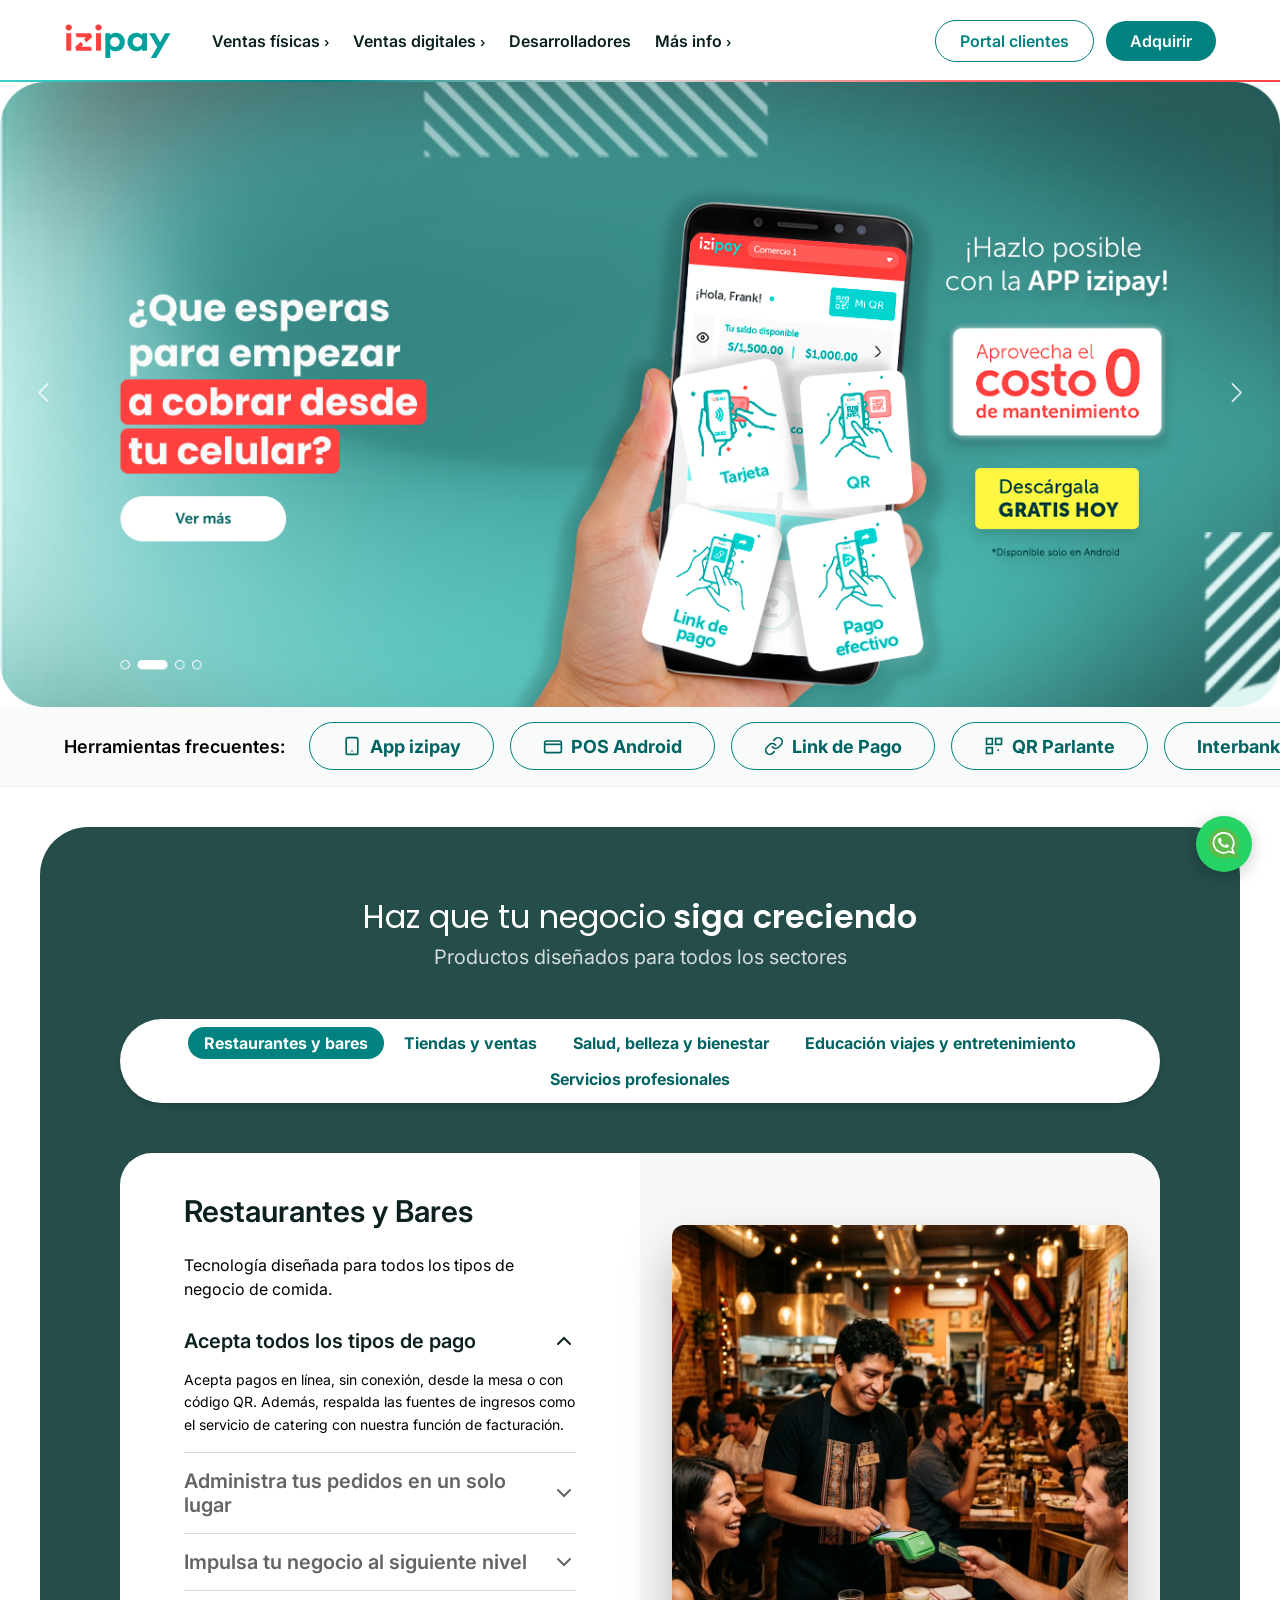
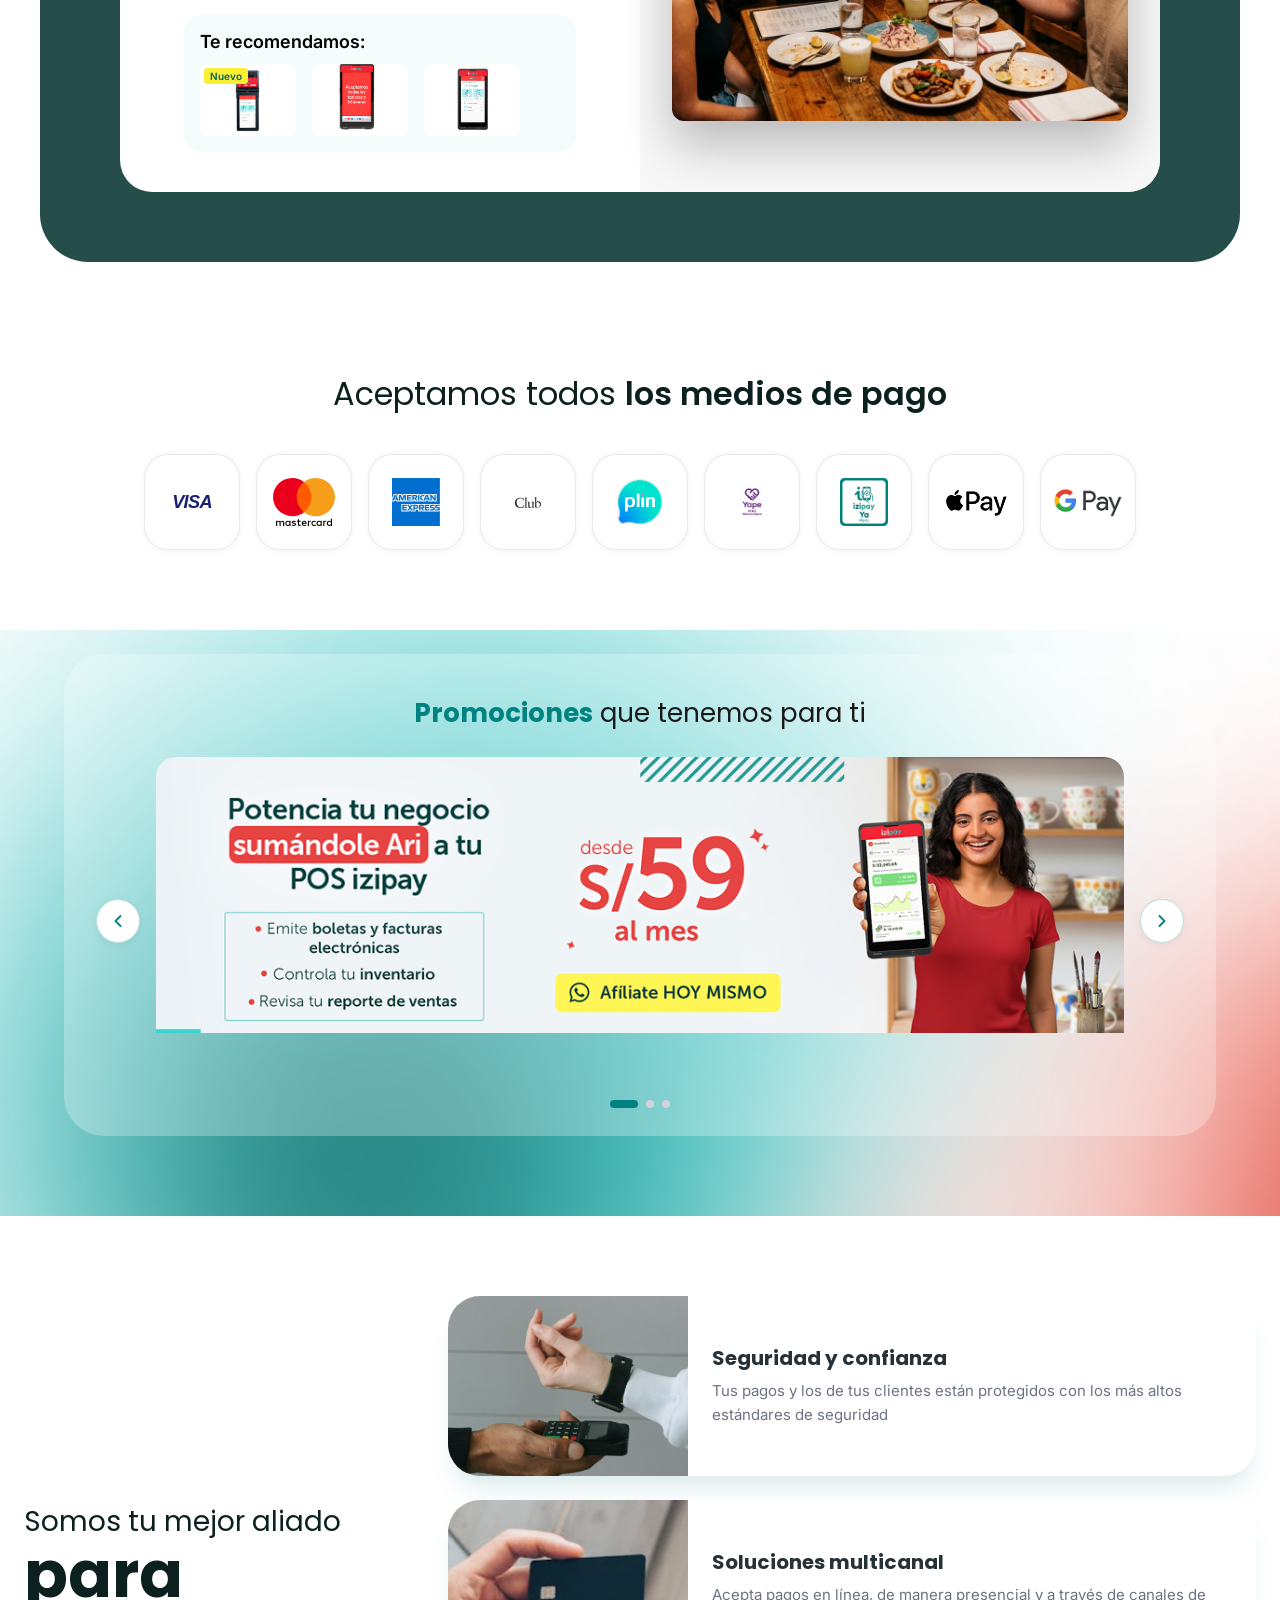
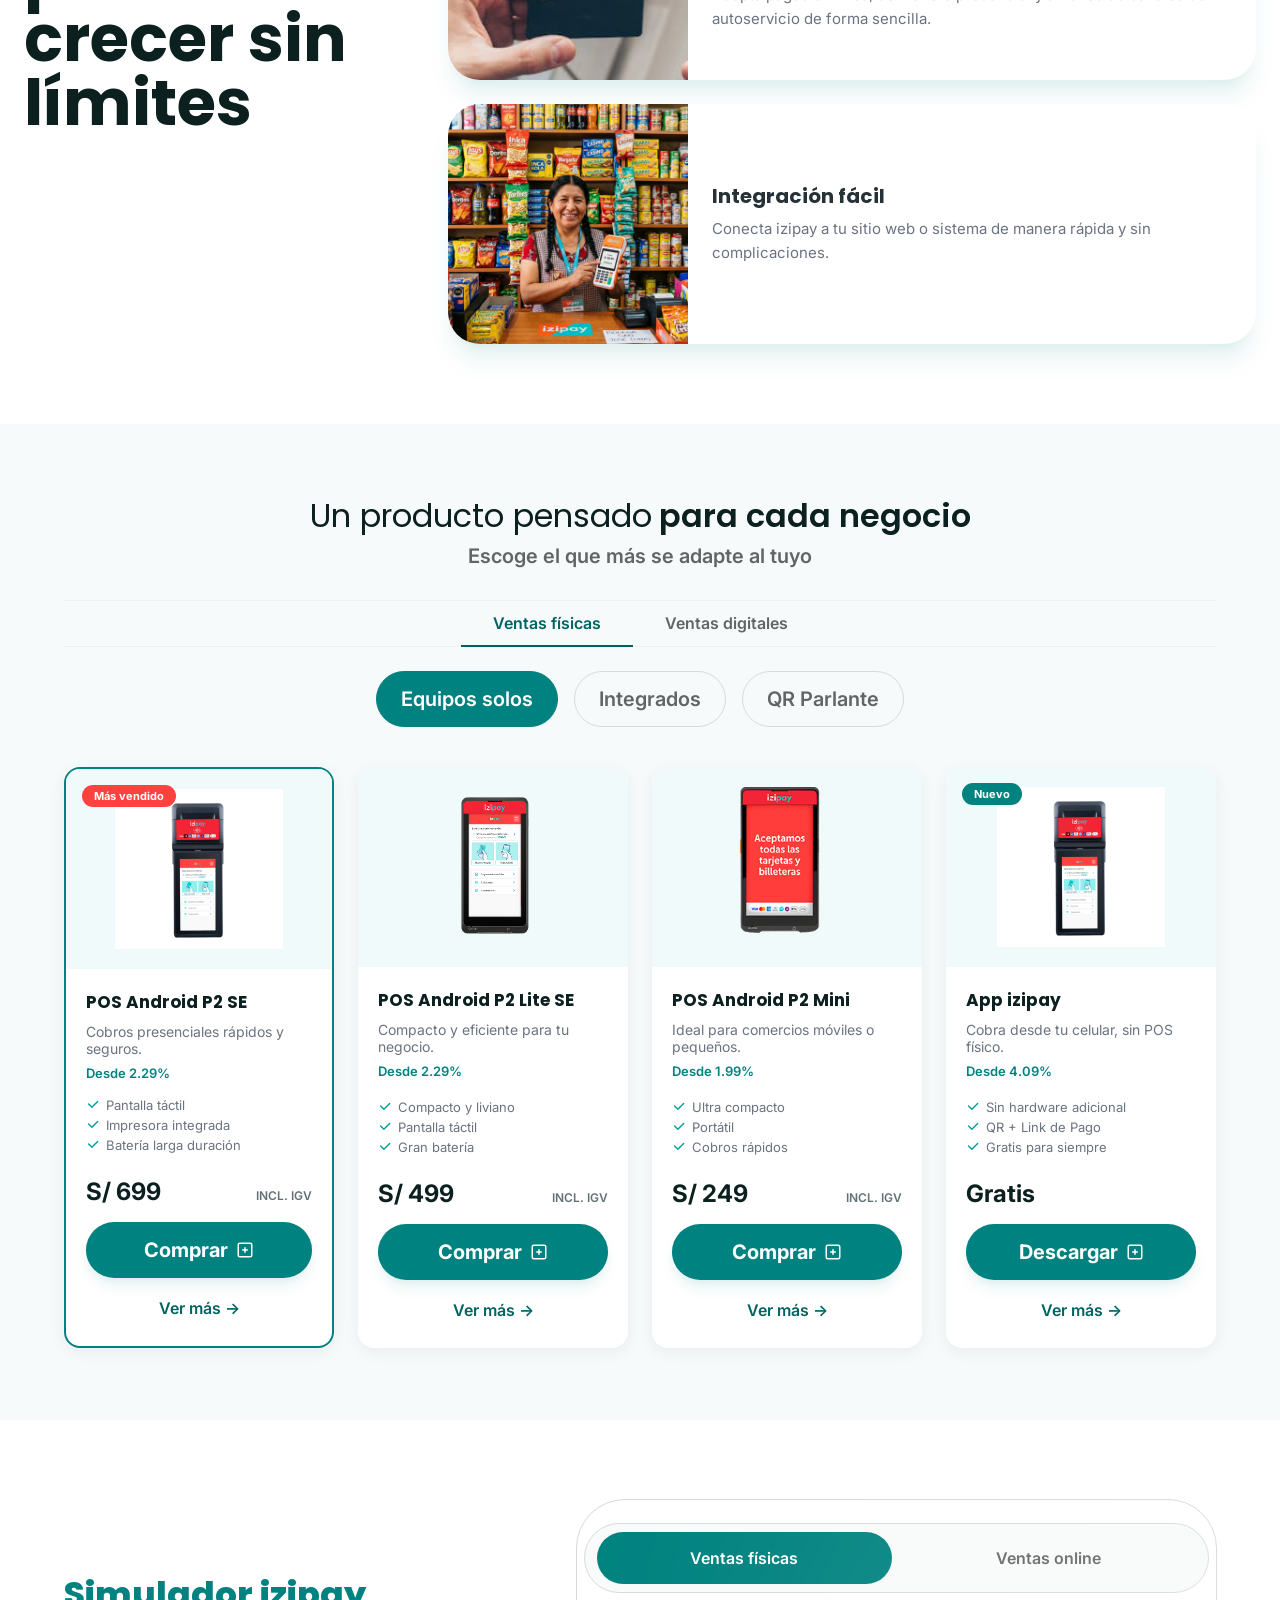
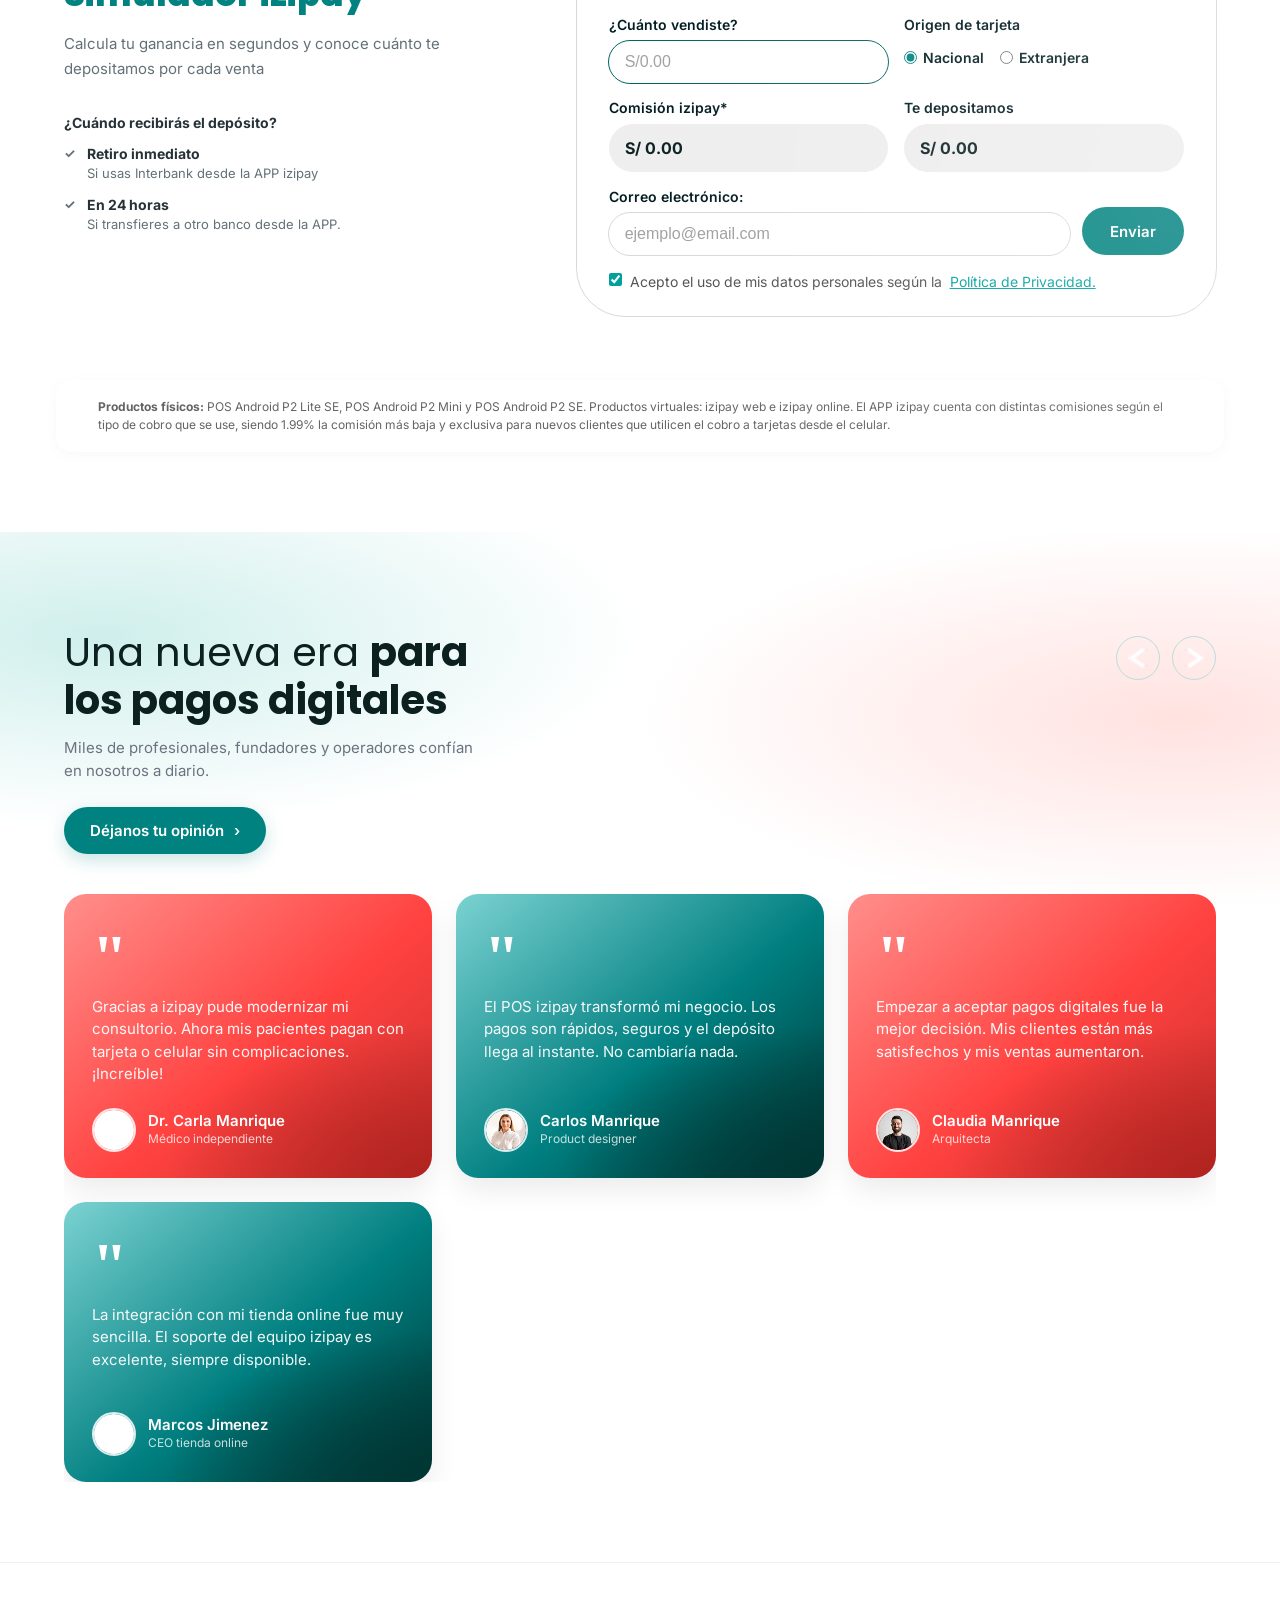
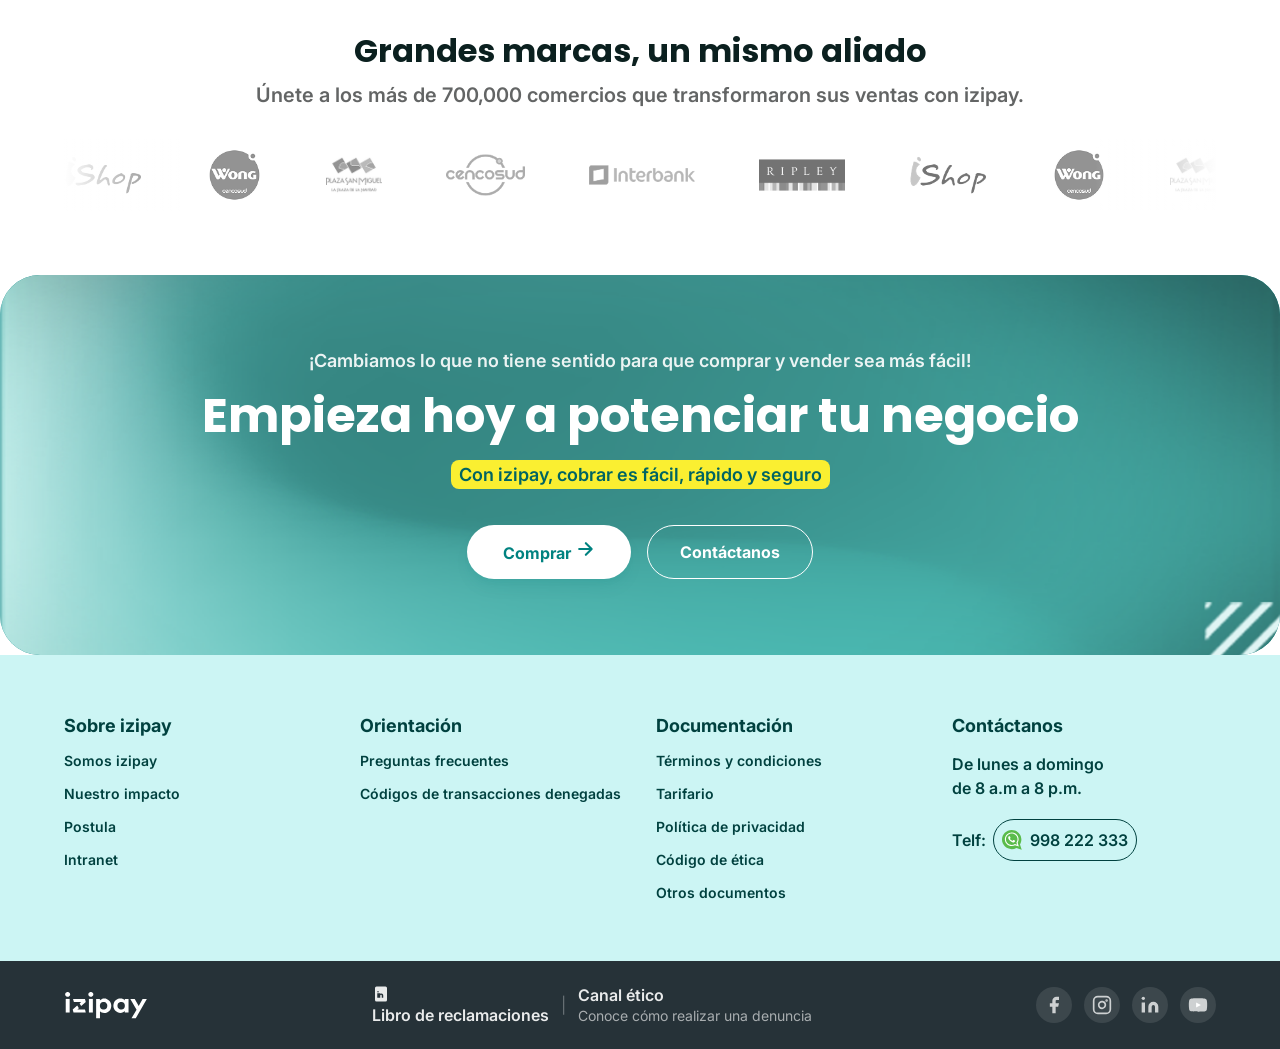
<file: index.html>
<!DOCTYPE html>
<html lang="es">
<head>
  <meta charset="UTF-8" />
  <meta name="viewport" content="width=device-width, initial-scale=1.0" />
  <title>izipay — Cobra desde tu celular</title>
  <link rel="stylesheet" href="styles.css" />
  <link rel="preconnect" href="https://fonts.googleapis.com" />
  <link rel="preconnect" href="https://fonts.gstatic.com" crossorigin />
  <link href="https://fonts.googleapis.com/css2?family=Poppins:wght@400;500;600;700;800;900&family=Inter:ital,wght@0,400;0,500;0,600;0,700;1,400&family=Nunito:wght@400;500;600;700;800&display=swap" rel="stylesheet" />
  <meta name="theme-color" content="#008280" />
</head>
<body>

<!-- ═══════════════════ NAVBAR ═══════════════════ -->
<nav class="navbar">
  <div class="nav-inner">
    <div class="nav-left">
      <a href="#" class="nav-logo">
        <img src="assets/Logo.svg" alt="izipay" />
      </a>
      <ul class="nav-links">
        <li><a href="#">Ventas físicas <span class="chevron">›</span></a></li>
        <li><a href="#">Ventas digitales <span class="chevron">›</span></a></li>
        <li><a href="#">Desarrolladores</a></li>
        <li class="has-dropdown">
          <a href="#">Más info <span class="chevron">›</span></a>
          <div class="nav-dropdown nav-dropdown--compact">
            <a href="sobre-izipay.html" class="dd-item">
              <span class="dd-icon">
                <svg width="20" height="20" viewBox="0 0 24 24" fill="none"><circle cx="12" cy="8" r="3.5" stroke="#008380" stroke-width="1.8"/><path d="M4.5 20c0-4.142 3.358-7.5 7.5-7.5s7.5 3.358 7.5 7.5" stroke="#008380" stroke-width="1.8" stroke-linecap="round"/></svg>
              </span>
              <span class="dd-text">
                <strong>Sobre izipay</strong>
                <span>Quiénes somos, equipo e impacto</span>
              </span>
            </a>
            <a href="trabaja.html" class="dd-item">
              <span class="dd-icon">
                <svg width="20" height="20" viewBox="0 0 24 24" fill="none"><rect x="3" y="7" width="18" height="14" rx="2" stroke="#008380" stroke-width="1.8"/><path d="M8 7V5a4 4 0 0 1 8 0v2" stroke="#008380" stroke-width="1.8" stroke-linecap="round"/></svg>
              </span>
              <span class="dd-text">
                <strong>Trabaja con nosotros</strong>
                <span>Vacantes y programas de carrera</span>
              </span>
            </a>
            <a href="centro-ayuda.html" class="dd-item">
              <span class="dd-icon">
                <svg width="20" height="20" viewBox="0 0 24 24" fill="none"><circle cx="12" cy="12" r="9" stroke="#008380" stroke-width="1.8"/><path d="M12 8v4m0 4h.01" stroke="#008380" stroke-width="1.8" stroke-linecap="round"/></svg>
              </span>
              <span class="dd-text">
                <strong>Centro de Ayuda</strong>
                <span>Preguntas frecuentes y soporte</span>
              </span>
            </a>
          </div>
        </li>
      </ul>
    </div>
    <div class="nav-actions">
      <a href="#" class="btn-portal">Portal clientes</a>
      <a href="#" class="btn-adquirir">Adquirir</a>
    </div>
    <button class="hamburger" id="menuBtn"><span></span><span></span><span></span></button>
  </div>
</nav>

<!-- ═══════════════════ HERO CAROUSEL ═══════════════════ -->
<section class="hero-section">
  <div class="hero-wrap">
    <div class="carousel" id="carousel">

      <!-- SLIDE 1: APP izipay (Portada.png) -->
      <div class="slide active" data-slide="0">
        <img class="slide-full" src="assets/Portada.png" alt="¿Qué esperas para empezar a cobrar desde tu celular?" />
      </div>

      <!-- SLIDE 2: POS combo (Portada-1.png) -->
      <div class="slide" data-slide="1">
        <img class="slide-full" src="assets/Portada-1.png" alt="Consigue tu POS izipay y multiplica tus ventas" />
      </div>

      <!-- SLIDE 3: Retira al instante (Portada-2.png) -->
      <div class="slide" data-slide="2">
        <img class="slide-full" src="assets/Portada-2.png" alt="Solo con tu POS izipay retira tu dinero al instante" />
      </div>

    </div><!-- /carousel -->

    <!-- Zonas invisibles clickeables para navegar (la imagen ya trae sus propios dots/flechas) -->
    <button class="hero-nav-zone left"  onclick="changeSlide(-1)" aria-label="Slide anterior"></button>
    <button class="hero-nav-zone right" onclick="changeSlide(1)"  aria-label="Slide siguiente"></button>
  </div>
</section>

<!-- ═══════════════════ QUICK TOOLS BAR ═══════════════════ -->
<div class="quicktools-bar">
  <span class="quicktools-label">Herramientas frecuentes:</span>
  <div class="quicktools-list">
    <a href="#" class="qtool">
      <svg width="20" height="20" viewBox="0 0 24 24" fill="none"><rect x="5" y="2" width="14" height="20" rx="2" stroke="#006462" stroke-width="2"/><line x1="12" y1="18" x2="12" y2="18" stroke="#006462" stroke-width="2" stroke-linecap="round"/></svg>
      App izipay
    </a>
    <a href="#" class="qtool">
      <svg width="20" height="20" viewBox="0 0 24 24" fill="none"><rect x="2" y="6" width="20" height="14" rx="2" stroke="#006462" stroke-width="2"/><line x1="2" y1="10" x2="22" y2="10" stroke="#006462" stroke-width="2"/></svg>
      POS Android
    </a>
    <a href="#" class="qtool">
      <svg width="20" height="20" viewBox="0 0 24 24" fill="none"><path d="M10 13a5 5 0 007.54.54l3-3a5 5 0 00-7.07-7.07l-1.72 1.71" stroke="#006462" stroke-width="2" stroke-linecap="round"/><path d="M14 11a5 5 0 00-7.54-.54l-3 3a5 5 0 007.07 7.07l1.71-1.71" stroke="#006462" stroke-width="2" stroke-linecap="round"/></svg>
      Link de Pago
    </a>
    <a href="#" class="qtool">
      <svg width="20" height="20" viewBox="0 0 24 24" fill="none"><rect x="3" y="3" width="7" height="7" stroke="#006462" stroke-width="2"/><rect x="14" y="3" width="7" height="7" stroke="#006462" stroke-width="2"/><rect x="3" y="14" width="7" height="7" stroke="#006462" stroke-width="2"/><rect x="16" y="16" width="2" height="2" fill="#006462"/></svg>
      QR Parlante
    </a>
    <a href="#" class="qtool">Interbank negocios</a>
  </div>
</div>

<!-- ═══════════════════ SECTORES ═══════════════════ -->
<section class="sectores-section">
  <div class="sectores-inner">
    <div class="sectores-header">
      <h2><span class="sec-light">Haz que tu negocio</span> <span class="sec-bold">siga creciendo</span></h2>
      <p>Productos diseñados para todos los sectores</p>
    </div>

    <div class="sector-tabs-wrap">
      <div class="sector-tabs" id="sectorTabs">
        <button class="stab-sector active" data-sector="restaurantes" onclick="switchSector(this)">Restaurantes y bares</button>
        <button class="stab-sector" data-sector="tiendas" onclick="switchSector(this)">Tiendas y ventas</button>
        <button class="stab-sector" data-sector="salud" onclick="switchSector(this)">Salud, belleza y bienestar</button>
        <button class="stab-sector" data-sector="educacion" onclick="switchSector(this)">Educación viajes y entretenimiento</button>
        <button class="stab-sector" data-sector="servicios" onclick="switchSector(this)">Servicios profesionales</button>
      </div>
    </div>

    <div class="sector-card">
      <div class="sector-left">
        <h3 id="sectorTitle">Restaurantes y Bares</h3>
        <p id="sectorDesc">Tecnología diseñada para todos los tipos de negocio de comida.</p>
        <div class="sector-accordion">
          <div class="acc-item open">
            <button class="acc-btn" onclick="toggleAcc(this)">
              <span>Acepta todos los tipos de pago</span>
              <svg class="acc-icon" width="24" height="24" viewBox="0 0 24 24" fill="none"><path d="M6 9l6 6 6-6" stroke="currentColor" stroke-width="2" stroke-linecap="round"/></svg>
            </button>
            <div class="acc-body">
              <p>Acepta pagos en línea, sin conexión, desde la mesa o con código QR. Además, respalda las fuentes de ingresos como el servicio de catering con nuestra función de facturación.</p>
            </div>
          </div>
          <div class="acc-item">
            <button class="acc-btn" onclick="toggleAcc(this)">
              <span>Administra tus pedidos en un solo lugar</span>
              <svg class="acc-icon" width="24" height="24" viewBox="0 0 24 24" fill="none"><path d="M6 9l6 6 6-6" stroke="currentColor" stroke-width="2" stroke-linecap="round"/></svg>
            </button>
            <div class="acc-body">
              <p>Controla todos tus pedidos desde una sola plataforma, reduciendo errores y aumentando la eficiencia de tu equipo.</p>
            </div>
          </div>
          <div class="acc-item">
            <button class="acc-btn" onclick="toggleAcc(this)">
              <span>Impulsa tu negocio al siguiente nivel</span>
              <svg class="acc-icon" width="24" height="24" viewBox="0 0 24 24" fill="none"><path d="M6 9l6 6 6-6" stroke="currentColor" stroke-width="2" stroke-linecap="round"/></svg>
            </button>
            <div class="acc-body">
              <p>Accede a reportes detallados, análisis de ventas y herramientas de fidelización para hacer crecer tu negocio.</p>
            </div>
          </div>
        </div>
        <div class="sector-rec">
          <span class="sector-rec-title">Te recomendamos:</span>
          <div class="sector-rec-products">
            <div class="srec-card">
              <img src="Product/11.06.25-IMAGENES-POS-P2-SE 1.png" alt="POS P2 Lite SE" />
              <span class="srec-badge">Nuevo</span>
            </div>
            <div class="srec-card">
              <img src="Product/Android-P2-Mini_frontal 1.png" alt="POS P2 Mini" />
            </div>
            <div class="srec-card">
              <img src="Product/P2 Lite SE - Frontal porting 3-1.png" alt="QR Parlante" />
            </div>
          </div>
        </div>
      </div>
      <div class="sector-right">
        <img src="assets/sector-restaurantes.png" alt="Sector visual" class="sector-img" id="sectorImg" />
      </div>
    </div>
  </div>
</section>

<!-- ═══════════════════ MEDIOS DE PAGO ═══════════════════ -->
<section class="medios-section">
  <div class="container">
    <h2 class="section-title-dark">Aceptamos todos <strong>los medios de pago</strong></h2>
    <div class="medios-grid">
      <div class="medio-card">
        <svg viewBox="0 0 100 32" xmlns="http://www.w3.org/2000/svg" style="height:32px"><text x="50" y="24" font-family="Arial Black, Arial, sans-serif" font-size="26" font-weight="900" fill="#1A1F71" text-anchor="middle" font-style="italic" letter-spacing="-1">VISA</text></svg>
      </div>
      <div class="medio-card">
        <img src="assets/mastercard.svg" alt="Mastercard" />
      </div>
      <div class="medio-card">
        <img src="assets/amex.svg" alt="American Express" />
      </div>
      <div class="medio-card">
        <img src="assets/club.svg" alt="Diners Club" />
      </div>
      <div class="medio-card">
        <img src="assets/PLIN.png" alt="PLIN" />
      </div>
      <div class="medio-card">
        <img src="assets/yape.png" alt="Yape" />
      </div>
      <div class="medio-card">
        <img src="assets/izipay-ya.png" alt="izipay Ya" />
      </div>
      <div class="medio-card">
        <img src="assets/Apple_Pay_Mark_RGB_041619 1.png" alt="Apple Pay" />
      </div>
      <div class="medio-card">
        <img src="assets/GPay_Acceptance_Mark_FullColor 1.png" alt="Google Pay" />
      </div>
    </div>
  </div>
</section>

<!-- ═══════════════════ BANNER PROMOCIONAL ═══════════════════ -->
<section class="banner-promo-section">
  <div class="container">
    <div class="banner-glass-wrap">
      <p class="banner-glass-title"><span>Promociones</span> que tenemos para ti</p>

      <div class="banner-carousel">
        <button class="banner-arrow left" onclick="bannerSlide(-1)" aria-label="Anterior">
          <svg width="20" height="20" viewBox="0 0 24 24" fill="none"><path d="M15 18l-6-6 6-6" stroke="currentColor" stroke-width="2.2" stroke-linecap="round" stroke-linejoin="round"/></svg>
        </button>

        <div class="banner-track-wrap">
          <div class="banner-track" id="bannerTrack">
            <div class="banner-slide active">
              <img src="Product/1920x592 4.png" alt="Potencia tu negocio sumándole Ari a tu POS izipay desde S/59 al mes" />
            </div>
            <div class="banner-slide">
              <img src="Product/image 177.png" alt="¡QUE SUENE! El primer parlante que confirma tus ventas" />
            </div>
            <div class="banner-slide">
              <img src="Product/image 176.png" alt="Súmale Ari a tu POS y emite boletas electrónicas en un instante" />
            </div>
          </div>
        </div>

        <button class="banner-arrow right" onclick="bannerSlide(1)" aria-label="Siguiente">
          <svg width="20" height="20" viewBox="0 0 24 24" fill="none"><path d="M9 6l6 6-6 6" stroke="currentColor" stroke-width="2.2" stroke-linecap="round" stroke-linejoin="round"/></svg>
        </button>
      </div>

      <div class="banner-dots" id="bannerDots">
        <button class="bdot active" onclick="goBanner(0)" aria-label="Slide 1"></button>
        <button class="bdot" onclick="goBanner(1)" aria-label="Slide 2"></button>
        <button class="bdot" onclick="goBanner(2)" aria-label="Slide 3"></button>
      </div>
    </div>
  </div>
</section>

<!-- ═══════════════════ BENEFICIOS ═══════════════════ -->
<section class="beneficios-section">
  <div class="bene-inner">
    <div class="bene-left">
      <p class="bene-subtitle">Somos tu mejor aliado</p>
      <h2 class="bene-title">para crecer sin límites</h2>
    </div>
    <div class="bene-cards">
      <div class="bene-card">
        <div class="bene-img-wrap">
          <img src="Product/div.png" alt="Seguridad y confianza" />
        </div>
        <div class="bene-info">
          <h4>Seguridad y confianza</h4>
          <p>Tus pagos y los de tus clientes están protegidos con los más altos estándares de seguridad</p>
        </div>
      </div>
      <div class="bene-card">
        <div class="bene-img-wrap">
          <img src="Product/div-1.png" alt="Soluciones multicanal" />
        </div>
        <div class="bene-info">
          <h4>Soluciones multicanal</h4>
          <p>Acepta pagos en línea, de manera presencial y a través de canales de autoservicio de forma sencilla.</p>
        </div>
      </div>
      <div class="bene-card">
        <div class="bene-img-wrap">
          <img src="assets/sector-tiendas.png" alt="Integración fácil" />
        </div>
        <div class="bene-info">
          <h4>Integración fácil</h4>
          <p>Conecta izipay a tu sitio web o sistema de manera rápida y sin complicaciones.</p>
        </div>
      </div>
    </div>
  </div>
</section>

<!-- ═══════════════════ PRODUCTOS ═══════════════════ -->
<section class="productos-section">
  <div class="container">
    <div class="prod-header">
      <h2><span class="sec-light2">Un producto pensado</span> <span class="sec-bold2">para cada negocio</span></h2>
      <p class="prod-subtitle">Escoge el que más se adapte al tuyo</p>
    </div>
    <div class="prod-type-tabs">
      <button class="ptype active" onclick="switchProdType(this)">Ventas físicas</button>
      <button class="ptype" onclick="switchProdType(this)">Ventas digitales</button>
    </div>
    <div class="prod-sub-tabs">
      <button class="psub active" onclick="switchSubTab(this)">Equipos solos</button>
      <button class="psub" onclick="switchSubTab(this)">Integrados</button>
      <button class="psub" onclick="switchSubTab(this)">QR Parlante</button>
    </div>
    <div class="prod-grid">
      <div class="prod-card prod-featured" style="position:relative;">
        <span class="prod-badge">Más vendido</span>
        <div class="prod-img-wrap">
          <img src="Product/11.06.25-IMAGENES-POS-P2-SE 1.png" alt="POS P2 SE" />
        </div>
        <div class="prod-info">
          <h3>POS Android P2 SE</h3>
          <p>Cobros presenciales rápidos y seguros.</p>
          <p style="font-size:13px;color:var(--izi-teal);font-weight:600;">Desde 2.29%</p>
          <ul style="list-style:none;padding:0;margin:8px 0;display:flex;flex-direction:column;gap:4px;">
            <li style="font-size:13px;color:var(--izi-body);display:flex;gap:6px;align-items:center;"><svg width="14" height="14" viewBox="0 0 20 20" fill="none"><path d="M16.667 5L8.333 13.333L3.667 8.667" stroke="#00A09D" stroke-width="2" stroke-linecap="round" stroke-linejoin="round"/></svg>Pantalla táctil</li>
            <li style="font-size:13px;color:var(--izi-body);display:flex;gap:6px;align-items:center;"><svg width="14" height="14" viewBox="0 0 20 20" fill="none"><path d="M16.667 5L8.333 13.333L3.667 8.667" stroke="#00A09D" stroke-width="2" stroke-linecap="round" stroke-linejoin="round"/></svg>Impresora integrada</li>
            <li style="font-size:13px;color:var(--izi-body);display:flex;gap:6px;align-items:center;"><svg width="14" height="14" viewBox="0 0 20 20" fill="none"><path d="M16.667 5L8.333 13.333L3.667 8.667" stroke="#00A09D" stroke-width="2" stroke-linecap="round" stroke-linejoin="round"/></svg>Batería larga duración</li>
          </ul>
          <div class="prod-price"><strong>S/ 699</strong><span class="prod-igv">INCL. IGV</span></div>
          <a href="#" class="btn-prod-buy">Comprar <svg width="18" height="18" viewBox="0 0 24 24" fill="none"><rect x="3" y="3" width="18" height="18" rx="2" stroke="white" stroke-width="2"/><path d="M9 12h6m-3-3v6" stroke="white" stroke-width="2" stroke-linecap="round"/></svg></a>
          <a href="#" class="btn-prod-link">Ver más →</a>
        </div>
      </div>
      <div class="prod-card">
        <div class="prod-img-wrap">
          <img src="Product/P2 Lite SE - Frontal porting 3-1.png" alt="POS Android P2 Lite SE" />
        </div>
        <div class="prod-info">
          <h3>POS Android P2 Lite SE</h3>
          <p>Compacto y eficiente para tu negocio.</p>
          <p style="font-size:13px;color:var(--izi-teal);font-weight:600;">Desde 2.29%</p>
          <ul style="list-style:none;padding:0;margin:8px 0;display:flex;flex-direction:column;gap:4px;">
            <li style="font-size:13px;color:var(--izi-body);display:flex;gap:6px;align-items:center;"><svg width="14" height="14" viewBox="0 0 20 20" fill="none"><path d="M16.667 5L8.333 13.333L3.667 8.667" stroke="#00A09D" stroke-width="2" stroke-linecap="round" stroke-linejoin="round"/></svg>Compacto y liviano</li>
            <li style="font-size:13px;color:var(--izi-body);display:flex;gap:6px;align-items:center;"><svg width="14" height="14" viewBox="0 0 20 20" fill="none"><path d="M16.667 5L8.333 13.333L3.667 8.667" stroke="#00A09D" stroke-width="2" stroke-linecap="round" stroke-linejoin="round"/></svg>Pantalla táctil</li>
            <li style="font-size:13px;color:var(--izi-body);display:flex;gap:6px;align-items:center;"><svg width="14" height="14" viewBox="0 0 20 20" fill="none"><path d="M16.667 5L8.333 13.333L3.667 8.667" stroke="#00A09D" stroke-width="2" stroke-linecap="round" stroke-linejoin="round"/></svg>Gran batería</li>
          </ul>
          <div class="prod-price"><strong>S/ 499</strong><span class="prod-igv">INCL. IGV</span></div>
          <a href="#" class="btn-prod-buy">Comprar <svg width="18" height="18" viewBox="0 0 24 24" fill="none"><rect x="3" y="3" width="18" height="18" rx="2" stroke="white" stroke-width="2"/><path d="M9 12h6m-3-3v6" stroke="white" stroke-width="2" stroke-linecap="round"/></svg></a>
          <a href="#" class="btn-prod-link">Ver más →</a>
        </div>
      </div>
      <div class="prod-card">
        <div class="prod-img-wrap">
          <img src="Product/Android-P2-Mini_frontal 1.png" alt="POS Android P2 Mini" />
        </div>
        <div class="prod-info">
          <h3>POS Android P2 Mini</h3>
          <p>Ideal para comercios móviles o pequeños.</p>
          <p style="font-size:13px;color:var(--izi-teal);font-weight:600;">Desde 1.99%</p>
          <ul style="list-style:none;padding:0;margin:8px 0;display:flex;flex-direction:column;gap:4px;">
            <li style="font-size:13px;color:var(--izi-body);display:flex;gap:6px;align-items:center;"><svg width="14" height="14" viewBox="0 0 20 20" fill="none"><path d="M16.667 5L8.333 13.333L3.667 8.667" stroke="#00A09D" stroke-width="2" stroke-linecap="round" stroke-linejoin="round"/></svg>Ultra compacto</li>
            <li style="font-size:13px;color:var(--izi-body);display:flex;gap:6px;align-items:center;"><svg width="14" height="14" viewBox="0 0 20 20" fill="none"><path d="M16.667 5L8.333 13.333L3.667 8.667" stroke="#00A09D" stroke-width="2" stroke-linecap="round" stroke-linejoin="round"/></svg>Portátil</li>
            <li style="font-size:13px;color:var(--izi-body);display:flex;gap:6px;align-items:center;"><svg width="14" height="14" viewBox="0 0 20 20" fill="none"><path d="M16.667 5L8.333 13.333L3.667 8.667" stroke="#00A09D" stroke-width="2" stroke-linecap="round" stroke-linejoin="round"/></svg>Cobros rápidos</li>
          </ul>
          <div class="prod-price"><strong>S/ 249</strong><span class="prod-igv">INCL. IGV</span></div>
          <a href="#" class="btn-prod-buy">Comprar <svg width="18" height="18" viewBox="0 0 24 24" fill="none"><rect x="3" y="3" width="18" height="18" rx="2" stroke="white" stroke-width="2"/><path d="M9 12h6m-3-3v6" stroke="white" stroke-width="2" stroke-linecap="round"/></svg></a>
          <a href="#" class="btn-prod-link">Ver más →</a>
        </div>
      </div>
      <div class="prod-card" style="position:relative;">
        <span class="prod-badge" style="background:#008380;">Nuevo</span>
        <div class="prod-img-wrap">
          <img src="Product/11.06.25-IMAGENES-POS-P2-SE 1.png" alt="App izipay" />
        </div>
        <div class="prod-info">
          <h3>App izipay</h3>
          <p>Cobra desde tu celular, sin POS físico.</p>
          <p style="font-size:13px;color:var(--izi-teal);font-weight:600;">Desde 4.09%</p>
          <ul style="list-style:none;padding:0;margin:8px 0;display:flex;flex-direction:column;gap:4px;">
            <li style="font-size:13px;color:var(--izi-body);display:flex;gap:6px;align-items:center;"><svg width="14" height="14" viewBox="0 0 20 20" fill="none"><path d="M16.667 5L8.333 13.333L3.667 8.667" stroke="#00A09D" stroke-width="2" stroke-linecap="round" stroke-linejoin="round"/></svg>Sin hardware adicional</li>
            <li style="font-size:13px;color:var(--izi-body);display:flex;gap:6px;align-items:center;"><svg width="14" height="14" viewBox="0 0 20 20" fill="none"><path d="M16.667 5L8.333 13.333L3.667 8.667" stroke="#00A09D" stroke-width="2" stroke-linecap="round" stroke-linejoin="round"/></svg>QR + Link de Pago</li>
            <li style="font-size:13px;color:var(--izi-body);display:flex;gap:6px;align-items:center;"><svg width="14" height="14" viewBox="0 0 20 20" fill="none"><path d="M16.667 5L8.333 13.333L3.667 8.667" stroke="#00A09D" stroke-width="2" stroke-linecap="round" stroke-linejoin="round"/></svg>Gratis para siempre</li>
          </ul>
          <div class="prod-price"><strong>Gratis</strong></div>
          <a href="#" class="btn-prod-buy">Descargar <svg width="18" height="18" viewBox="0 0 24 24" fill="none"><rect x="3" y="3" width="18" height="18" rx="2" stroke="white" stroke-width="2"/><path d="M9 12h6m-3-3v6" stroke="white" stroke-width="2" stroke-linecap="round"/></svg></a>
          <a href="#" class="btn-prod-link">Ver más →</a>
        </div>
      </div>
    </div>
  </div>
</section>

<!-- ═══════════════════ SIMULADOR ═══════════════════ -->
<section class="simulador-section">
  <div class="container">
    <div class="sim-inner">
      <div class="sim-left">
        <h2 class="sim-title">Simulador izipay</h2>
        <p class="sim-desc">Calcula tu ganancia en segundos y conoce cuánto te depositamos por cada venta</p>
        <div class="sim-deposit">
          <h4>¿Cuándo recibirás el depósito?</h4>
          <div class="sim-item">
<span class="check-emoji">✓</span>
            <div>
              <strong>Retiro inmediato</strong>
              <span>Si usas Interbank desde la APP izipay</span>
            </div>
          </div>
          <div class="sim-item">
<span class="check-emoji">✓</span>
            <div>
              <strong>En 24 horas</strong>
              <span>Si transfieres a otro banco desde la APP.</span>
            </div>
          </div>
        </div>
      </div>

      <div class="sim-card">
        <div class="sim-tabs">
          <button class="stab active" onclick="switchSimTab(this, 'fisica')">Ventas físicas</button>
          <button class="stab" onclick="switchSimTab(this, 'online')">Ventas online</button>
        </div>
        <div class="sim-form" id="sim-fisica">
          <div class="sim-row">
            <div class="sim-field">
              <label>¿Cuánto vendiste?</label>
              <input type="number" placeholder="S/0.00" id="sim-venta" oninput="calcSim()" />
            </div>
            <div class="sim-field">
              <label>Origen de tarjeta</label>
              <div class="sim-radios">
                <label class="radio-label">
                  <input type="radio" name="origen" value="0.0409" checked onchange="calcSim()" /> Nacional
                </label>
                <label class="radio-label">
                  <input type="radio" name="origen" value="0.0549" onchange="calcSim()" /> Extranjera
                </label>
              </div>
            </div>
          </div>
          <div class="sim-row">
            <div class="sim-field">
              <label>Comisión izipay*</label>
              <div class="sim-output" id="sim-comision">S/ 0.00</div>
            </div>
            <div class="sim-field">
              <label>Te depositamos</label>
              <div class="sim-output sim-output-main" id="sim-deposito">S/ 0.00</div>
            </div>
          </div>
          <div class="sim-row sim-email-row">
            <div class="sim-field sim-field-grow">
              <label>Correo electrónico:</label>
              <input type="email" placeholder="ejemplo@email.com" />
            </div>
            <button class="btn-sim-send">Enviar</button>
          </div>
          <label class="sim-privacy">
            <input type="checkbox" checked />
            Acepto el uso de mis datos personales según la <a href="#">Política de Privacidad.</a>
          </label>
        </div>
      </div>
      <div class="sim-disclaimer-card">
        <strong>Productos físicos:</strong> POS Android P2 Lite SE, POS Android P2 Mini y POS Android P2 SE. Productos virtuales: izipay web e izipay online. El APP izipay cuenta con distintas comisiones según el tipo de cobro que se use, siendo 1.99% la comisión más baja y exclusiva para nuevos clientes que utilicen el cobro a tarjetas desde el celular.
      </div>
    </div>
  </div>
</section>

<!-- ═══════════════════ TESTIMONIOS ═══════════════════ -->
<section class="testimonios-section">
  <div class="container">
    <div class="testi-header-row">
      <div class="testi-header-text">
        <h2 class="testi-title">Una nueva era <strong>para<br/>los pagos digitales</strong></h2>
        <p class="testi-sub">Miles de profesionales, fundadores y operadores confían en nosotros a diario.</p>
        <a href="#" class="testi-btn">Déjanos tu opinión <span aria-hidden="true">›</span></a>
      </div>
      <div class="testi-arrows">
        <button class="testi-arrow" onclick="testiSlide(-1)" aria-label="anterior">
          <img src="assets/otrassetions/Flecha a la izquierda.png" alt="anterior" width="20" height="20" />
        </button>
        <button class="testi-arrow" onclick="testiSlide(1)" aria-label="siguiente">
          <img src="assets/otrassetions/Flecha a la derecha.png" alt="siguiente" width="20" height="20" />
        </button>
      </div>
    </div>

    <div class="testi-track-wrap">
      <div class="testi-track" id="testiTrack">

        <article class="testi-card red">
          <div class="testi-quote-mark">"</div>
          <p class="testi-text">Gracias a izipay pude modernizar mi consultorio. Ahora mis pacientes pagan con tarjeta o celular sin complicaciones. ¡Increíble!</p>
          <div class="testi-person">
            <img src="assets/Ellipse 271.png" alt="Dr. Carla Manrique" />
            <div class="testi-person-info">
              <strong>Dr. Carla Manrique</strong>
              <span>Médico independiente</span>
            </div>
          </div>
        </article>

        <article class="testi-card teal">
          <div class="testi-quote-mark">"</div>
          <p class="testi-text">El POS izipay transformó mi negocio. Los pagos son rápidos, seguros y el depósito llega al instante. No cambiaría nada.</p>
          <div class="testi-person">
            <img src="assets/Ellipse 272.png" alt="Carlos Manrique" />
            <div class="testi-person-info">
              <strong>Carlos Manrique</strong>
              <span>Product designer</span>
            </div>
          </div>
        </article>

        <article class="testi-card red">
          <div class="testi-quote-mark">"</div>
          <p class="testi-text">Empezar a aceptar pagos digitales fue la mejor decisión. Mis clientes están más satisfechos y mis ventas aumentaron.</p>
          <div class="testi-person">
            <img src="assets/Ellipse 271-1.png" alt="Claudia Manrique" />
            <div class="testi-person-info">
              <strong>Claudia Manrique</strong>
              <span>Arquitecta</span>
            </div>
          </div>
        </article>

        <article class="testi-card teal">
          <div class="testi-quote-mark">"</div>
          <p class="testi-text">La integración con mi tienda online fue muy sencilla. El soporte del equipo izipay es excelente, siempre disponible.</p>
          <div class="testi-person">
            <img src="assets/Ellipse 272-1.png" alt="Marcos Jimenez" />
            <div class="testi-person-info">
              <strong>Marcos Jimenez</strong>
              <span>CEO tienda online</span>
            </div>
          </div>
        </article>

      </div>
    </div>
  </div>
</section>

<!-- ═══════════════════ MARCAS ═══════════════════ -->
<section class="marcas-section">
  <div class="container">
    <div class="marcas-header">
      <h2>Grandes marcas, un mismo aliado</h2>
      <p>Únete a los más de 700,000 comercios que transformaron sus ventas con izipay.</p>
    </div>
  <div class="marcas-track-wrap">
    <div class="marcas-row">
      <img src="Product/Logos de marcas-2.png" alt="iShop" />
      <img src="Product/Logos de marcas-5.png" alt="Wong" />
      <img src="Product/Logos de marcas-3.png" alt="Plaza San Miguel" />
      <img src="Product/Logos de marcas.png" alt="Cencosud" />
      <img src="Product/Logos de marcas-4.png" alt="Interbank" />
      <img src="Product/Logos de marcas-1.png" alt="Ripley" />
      <!-- duplicate for seamless loop -->
      <img src="Product/Logos de marcas-2.png" alt="iShop" aria-hidden="true" />
      <img src="Product/Logos de marcas-5.png" alt="Wong" aria-hidden="true" />
      <img src="Product/Logos de marcas-3.png" alt="Plaza San Miguel" aria-hidden="true" />
      <img src="Product/Logos de marcas.png" alt="Cencosud" aria-hidden="true" />
      <img src="Product/Logos de marcas-4.png" alt="Interbank" aria-hidden="true" />
      <img src="Product/Logos de marcas-1.png" alt="Ripley" aria-hidden="true" />
    </div>
  </div>
  </div>
</section>

<!-- ═══════════════════ CTA FINAL ═══════════════════ -->
<section class="cta-section">
  <img class="cta-bg" src="assets/fondo-baner-2b 1.png" alt="" />
  <div class="container cta-content">
    <p class="cta-sub">¡Cambiamos lo que no tiene sentido para que comprar y vender sea más fácil!</p>
    <h2 class="cta-title">Empieza hoy a potenciar tu negocio</h2>
    <div class="cta-highlight">Con izipay, cobrar es fácil, rápido y seguro</div>
    <div class="cta-btns">
      <a href="#" class="btn-cta-white">
        Comprar
        <svg width="20" height="20" viewBox="0 0 24 24" fill="none"><path d="M5 12h14M13 5l7 7-7 7" stroke="currentColor" stroke-width="2.5" stroke-linecap="round" stroke-linejoin="round"/></svg>
      </a>
      <a href="#" class="btn-cta-outline">Contáctanos</a>
    </div>
  </div>
</section>

<!-- ═══════════════════ FOOTER ═══════════════════ -->
<footer class="footer">
  <div class="footer-top">
    <div class="container footer-cols">
      <div class="fcol">
        <h4>Sobre izipay</h4>
        <ul>
          <li><a href="sobre-izipay.html">Somos izipay</a></li>
          <li><a href="sobre-izipay.html#logros">Nuestro impacto</a></li>
          <li><a href="trabaja.html">Postula</a></li>
          <li><a href="#">Intranet</a></li>
        </ul>
      </div>
      <div class="fcol">
        <h4>Orientación</h4>
        <ul>
          <li><a href="centro-ayuda.html#faqs">Preguntas frecuentes</a></li>
          <li><a href="#">Códigos de transacciones denegadas</a></li>
        </ul>
      </div>
      <div class="fcol">
        <h4>Documentación</h4>
        <ul>
          <li><a href="#">Términos y condiciones</a></li>
          <li><a href="#">Tarifario</a></li>
          <li><a href="#">Política de privacidad</a></li>
          <li><a href="#">Código de ética</a></li>
          <li><a href="#">Otros documentos</a></li>
        </ul>
      </div>
      <div class="fcol">
        <h4>Contáctanos</h4>
        <p class="footer-hours">De lunes a domingo<br/>de 8 a.m a 8 p.m.</p>
        <div class="footer-phone">
          <span>Telf:</span>
          <a href="tel:998222333" class="phone-badge">
            <img src="assets/Group 1707478176.svg" alt="WhatsApp" width="20" />
            998 222 333
          </a>
        </div>
      </div>
    </div>
  </div>
  <div class="footer-bottom">
    <div class="container footer-bottom-inner">
      <img src="assets/Logo.svg" alt="izipay" class="footer-logo" />
      <div class="footer-bottom-links">
        <a href="#" class="footer-link-item">
          <svg width="18" height="18" viewBox="0 0 24 24" fill="currentColor"><path d="M18 2h-12a2 2 0 0 0-2 2v16a2 2 0 0 0 2 2h12a2 2 0 0 0 2-2v-16a2 2 0 0 0-2-2zm-9 15h-2v-6h2zm-1-7a1 1 0 1 1 0-2 1 1 0 0 1 0 2zm7 7h-2v-3a1 1 0 0 0-2 0v3h-2v-6h2v.79a2.5 2.5 0 0 1 4 2.21z"/></svg>
          Libro de reclamaciones
        </a>
        <span class="footer-divider">|</span>
        <a href="#" class="footer-link-item">
          <span>Canal ético</span>
          <span class="footer-link-sub">Conoce cómo realizar una denuncia</span>
        </a>
      </div>
      <div class="footer-social">
        <a href="#" aria-label="Facebook">
          <svg width="20" height="20" viewBox="0 0 24 24" fill="currentColor"><path d="M18 2h-3a5 5 0 0 0-5 5v3H7v4h3v8h4v-8h3l1-4h-4V7a1 1 0 0 1 1-1h3z"/></svg>
        </a>
        <a href="#" aria-label="Instagram">
          <svg width="20" height="20" viewBox="0 0 24 24" fill="none" stroke="currentColor" stroke-width="2"><rect x="2" y="2" width="20" height="20" rx="5"/><path d="M16 11.37A4 4 0 1 1 12.63 8 4 4 0 0 1 16 11.37z"/><circle cx="17.5" cy="6.5" r=".5" fill="currentColor"/></svg>
        </a>
        <a href="#" aria-label="LinkedIn">
          <svg width="20" height="20" viewBox="0 0 24 24" fill="currentColor"><path d="M16 8a6 6 0 0 1 6 6v7h-4v-7a2 2 0 0 0-4 0v7h-4v-7a6 6 0 0 1 6-6z"/><rect x="2" y="9" width="4" height="12"/><circle cx="4" cy="4" r="2"/></svg>
        </a>
        <a href="#" aria-label="YouTube">
          <svg width="20" height="20" viewBox="0 0 24 24" fill="currentColor"><path d="M22.54 6.42a2.78 2.78 0 0 0-1.95-1.96C18.88 4 12 4 12 4s-6.88 0-8.59.46A2.78 2.78 0 0 0 1.46 6.42 29 29 0 0 0 1 12a29 29 0 0 0 .46 5.58A2.78 2.78 0 0 0 3.41 19.6C5.12 20 12 20 12 20s6.88 0 8.59-.46a2.78 2.78 0 0 0 1.95-1.95A29 29 0 0 0 23 12a29 29 0 0 0-.46-5.58z"/><polygon points="9.75 15.02 15.5 12 9.75 8.98 9.75 15.02" fill="white"/></svg>
        </a>
      </div>
    </div>
  </div>
</footer>

<!-- WhatsApp flotante -->
<a href="tel:998222333" class="whatsapp-float">
  <img src="assets/Group 1707478176.svg" alt="WhatsApp" />
</a>

<script src="script.js"></script>
</body>
</html>
</file>
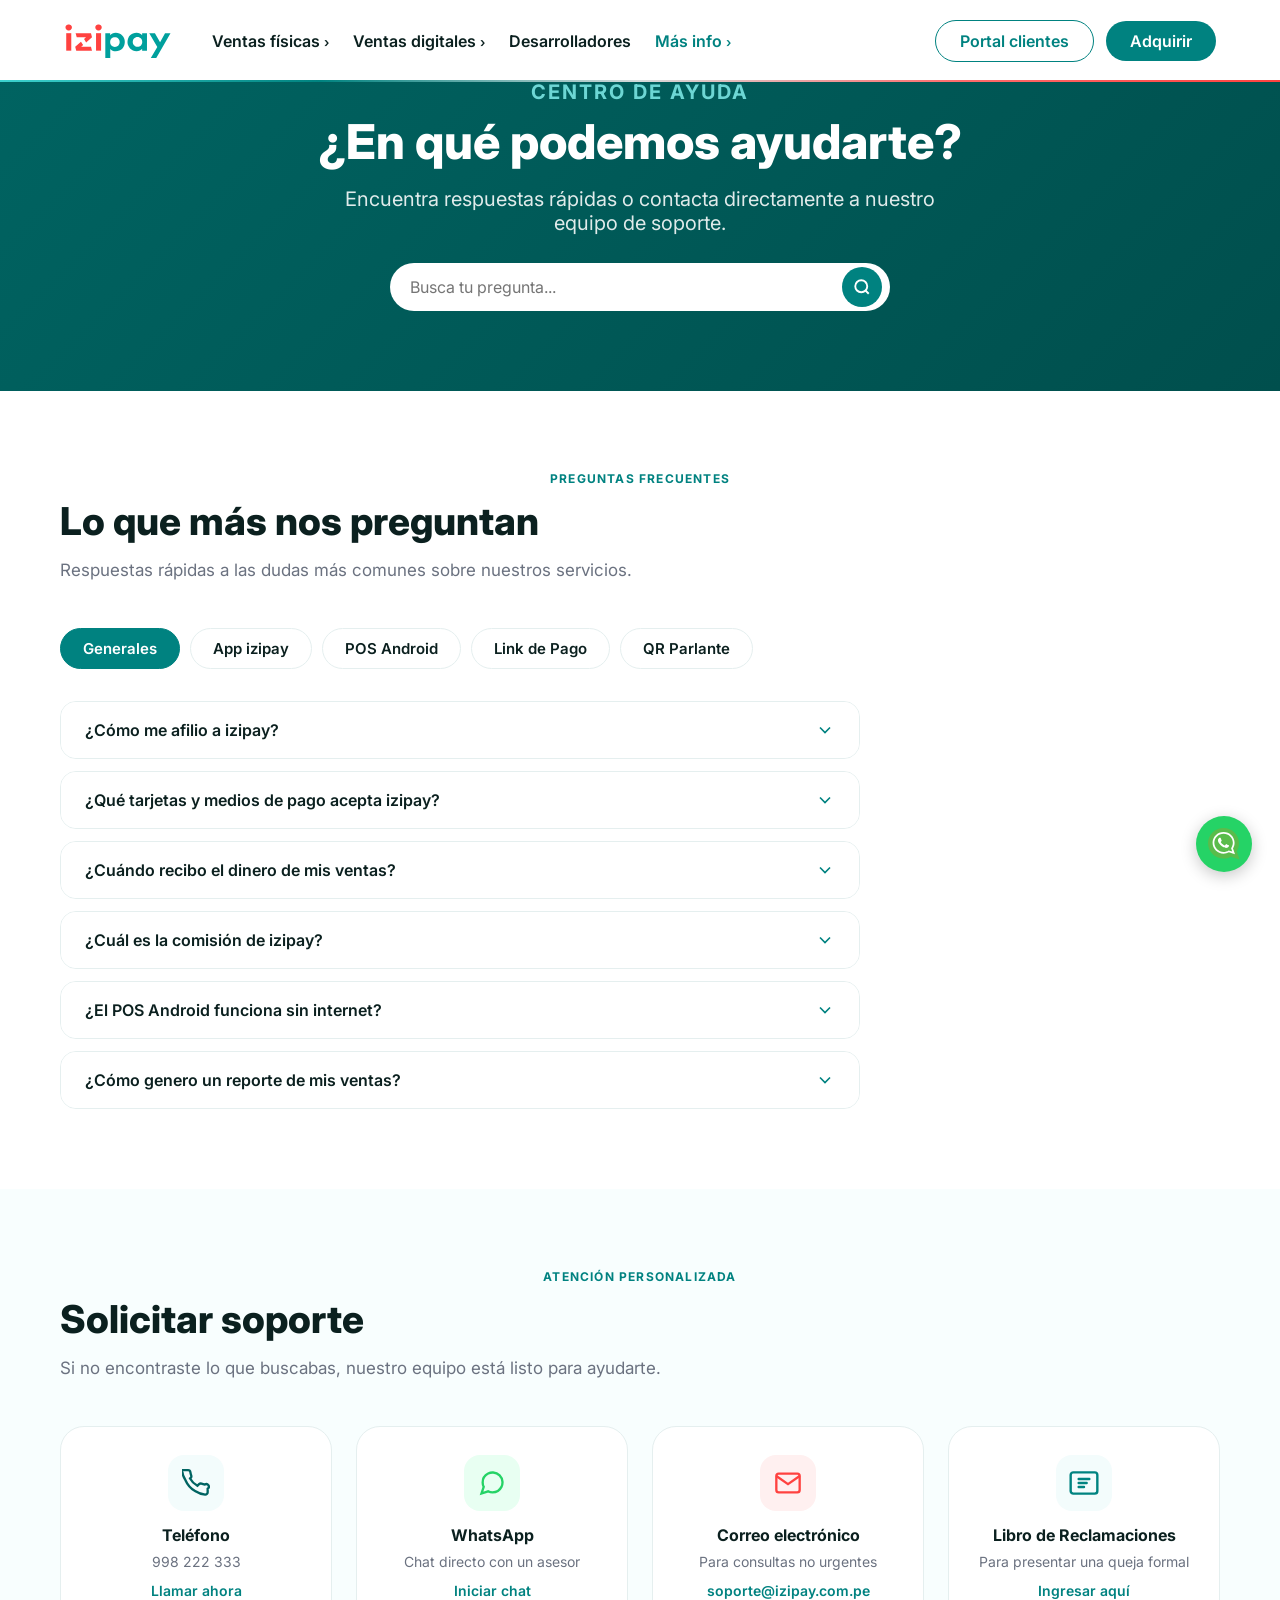
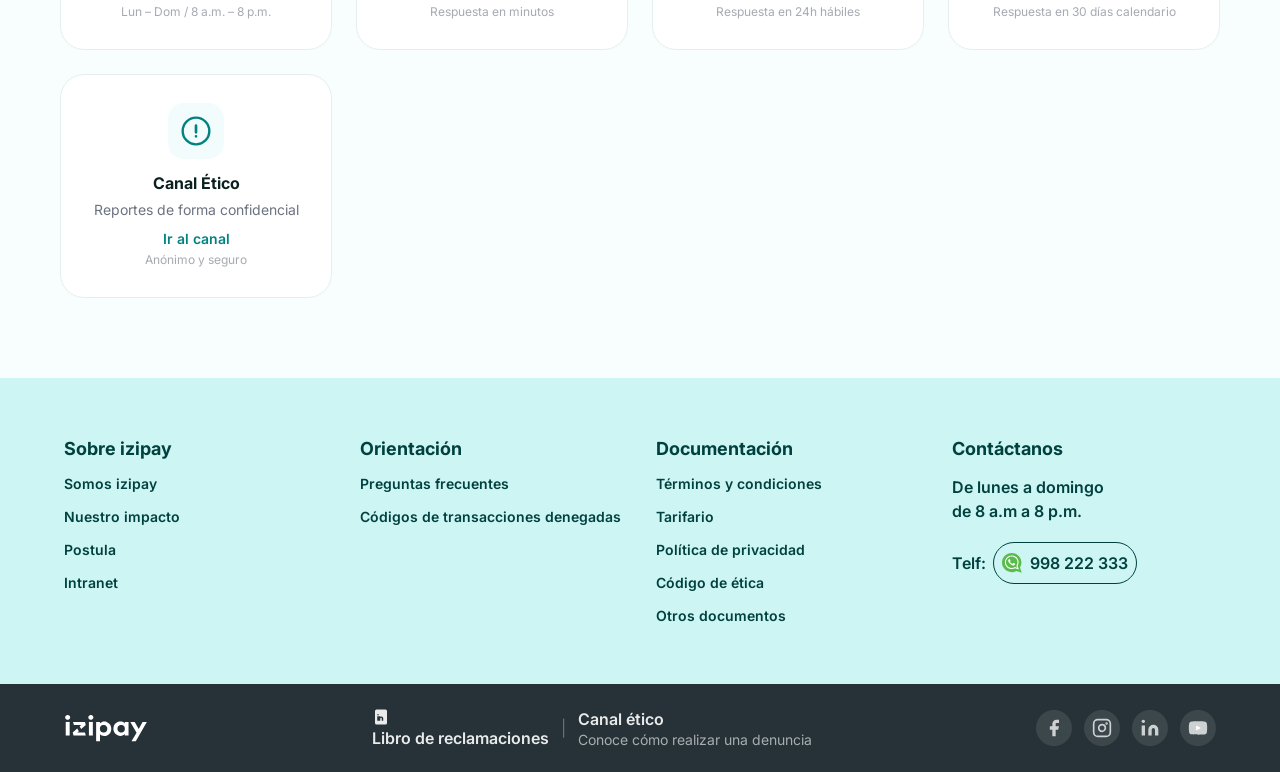
<file: centro-ayuda.html>
﻿<!DOCTYPE html>
<html lang="es">
<head>
  <meta charset="UTF-8" />
  <meta name="viewport" content="width=device-width, initial-scale=1.0" />
  <title>Centro de Ayuda — izipay</title>
  <link rel="stylesheet" href="styles.css" />
  <link rel="preconnect" href="https://fonts.googleapis.com" />
  <link rel="preconnect" href="https://fonts.gstatic.com" crossorigin />
  <link href="https://fonts.googleapis.com/css2?family=Poppins:wght@400;500;600;700;800;900&family=Inter:ital,wght@0,400;0,500;0,600;0,700;1,400&family=Nunito:wght@400;500;600;700;800&display=swap" rel="stylesheet" />
</head>
<body>

<!-- NAVBAR -->
<nav class="navbar">
  <div class="nav-inner">
    <div class="nav-left">
      <a href="index.html" class="nav-logo">
        <img src="assets/Logo.svg" alt="izipay" />
      </a>
      <ul class="nav-links">
        <li><a href="#">Ventas físicas <span class="chevron">›</span></a></li>
        <li><a href="#">Ventas digitales <span class="chevron">›</span></a></li>
        <li><a href="#">Desarrolladores</a></li>
        <li class="has-dropdown">
          <a href="#" style="color:var(--izi-teal)">Más info <span class="chevron">›</span></a>
          <div class="nav-dropdown nav-dropdown--compact">
            <a href="sobre-izipay.html" class="dd-item">
              <span class="dd-icon"><svg width="20" height="20" viewBox="0 0 24 24" fill="none"><circle cx="12" cy="8" r="3.5" stroke="#008380" stroke-width="1.8"/><path d="M4.5 20c0-4.142 3.358-7.5 7.5-7.5s7.5 3.358 7.5 7.5" stroke="#008380" stroke-width="1.8" stroke-linecap="round"/></svg></span>
              <span class="dd-text"><strong>Sobre izipay</strong><span>Quiénes somos, equipo e impacto</span></span>
            </a>
            <a href="trabaja.html" class="dd-item">
              <span class="dd-icon"><svg width="20" height="20" viewBox="0 0 24 24" fill="none"><rect x="3" y="7" width="18" height="14" rx="2" stroke="#008380" stroke-width="1.8"/><path d="M8 7V5a4 4 0 0 1 8 0v2" stroke="#008380" stroke-width="1.8" stroke-linecap="round"/></svg></span>
              <span class="dd-text"><strong>Trabaja con nosotros</strong><span>Vacantes y programas de carrera</span></span>
            </a>
            <a href="centro-ayuda.html" class="dd-item">
              <span class="dd-icon"><svg width="20" height="20" viewBox="0 0 24 24" fill="none"><circle cx="12" cy="12" r="9" stroke="#008380" stroke-width="1.8"/><path d="M12 8v4m0 4h.01" stroke="#008380" stroke-width="1.8" stroke-linecap="round"/></svg></span>
              <span class="dd-text"><strong>Centro de Ayuda</strong><span>Preguntas frecuentes y soporte</span></span>
            </a>
          </div>
        </li>
      </ul>
    </div>
    <div class="nav-actions">
      <a href="#" class="btn-portal">Portal clientes</a>
      <a href="#" class="btn-adquirir">Adquirir</a>
    </div>
    <button class="hamburger" id="menuBtn"><span></span><span></span><span></span></button>
  </div>
</nav>

<!-- HERO -->
<section class="page-hero">
  <p class="section-label" style="color:#7DE8E6;margin-bottom:8px;">Centro de Ayuda</p>
  <h1>¿En qué podemos ayudarte?</h1>
  <p>Encuentra respuestas rápidas o contacta directamente a nuestro equipo de soporte.</p>
  <!-- buscador decorativo -->
  <div style="margin-top:28px;max-width:500px;margin-left:auto;margin-right:auto;position:relative;">
    <input type="text" placeholder="Busca tu pregunta..." style="width:100%;padding:14px 56px 14px 20px;border-radius:100px;border:none;font-size:16px;font-family:inherit;outline:none;box-sizing:border-box;" />
    <button style="position:absolute;right:8px;top:50%;transform:translateY(-50%);width:40px;height:40px;background:var(--izi-teal);border:none;border-radius:50%;display:flex;align-items:center;justify-content:center;cursor:pointer;">
      <svg width="18" height="18" viewBox="0 0 24 24" fill="none" stroke="#fff" stroke-width="2.5"><circle cx="11" cy="11" r="8"/><line x1="21" y1="21" x2="16.65" y2="16.65"/></svg>
    </button>
  </div>
</section>

<!-- FAQs GENERALES -->
<section class="page-section" id="faqs">
  <div class="page-section-inner">
    <p class="section-label">Preguntas frecuentes</p>
    <h2 class="section-title">Lo que más nos preguntan</h2>
    <p class="section-subtitle">Respuestas rápidas a las dudas más comunes sobre nuestros servicios.</p>

    <!-- Tabs de productos -->
    <div style="display:flex;gap:10px;flex-wrap:wrap;margin-bottom:32px;" id="faqTabs">
      <button class="faq-tab-btn active" onclick="switchFaqTab('generales',this)">Generales</button>
      <button class="faq-tab-btn" onclick="switchFaqTab('app',this)">App izipay</button>
      <button class="faq-tab-btn" onclick="switchFaqTab('pos',this)">POS Android</button>
      <button class="faq-tab-btn" onclick="switchFaqTab('link',this)">Link de Pago</button>
      <button class="faq-tab-btn" onclick="switchFaqTab('qr',this)">QR Parlante</button>
    </div>

    <!-- GENERALES -->
    <div id="faq-generales" class="faq-list">
      <div class="faq-item">
        <button class="faq-q" onclick="toggleFaq(this)">
          ¿Cómo me afilio a izipay?
          <svg width="20" height="20" viewBox="0 0 24 24" fill="none" stroke="currentColor" stroke-width="2"><polyline points="6 9 12 15 18 9"/></svg>
        </button>
        <div class="faq-a">Puedes afiliarte en línea desde <a href="https://www.izipay.pe" target="_blank" style="color:var(--izi-teal)">izipay.pe</a>, completando el formulario de afiliación. También puedes llamar al <strong>998 222 333</strong> (lunes a domingo, 8 a.m. – 8 p.m.) y un asesor te guiará en el proceso.</div>
      </div>
      <div class="faq-item">
        <button class="faq-q" onclick="toggleFaq(this)">
          ¿Qué tarjetas y medios de pago acepta izipay?
          <svg width="20" height="20" viewBox="0 0 24 24" fill="none" stroke="currentColor" stroke-width="2"><polyline points="6 9 12 15 18 9"/></svg>
        </button>
        <div class="faq-a">izipay acepta <strong>Visa, Mastercard, American Express y Diners Club</strong>, tanto en crédito como débito. También integra billeteras digitales como <strong>Yape y Plin</strong>, y pagos con código QR interoperable.</div>
      </div>
      <div class="faq-item">
        <button class="faq-q" onclick="toggleFaq(this)">
          ¿Cuándo recibo el dinero de mis ventas?
          <svg width="20" height="20" viewBox="0 0 24 24" fill="none" stroke="currentColor" stroke-width="2"><polyline points="6 9 12 15 18 9"/></svg>
        </button>
        <div class="faq-a">Si tienes una cuenta <strong>Interbank</strong>, el depósito es <strong>inmediato</strong>. Para cuentas de otros bancos, el abono se realiza en las próximas <strong>24 horas</strong> hábiles.</div>
      </div>
      <div class="faq-item">
        <button class="faq-q" onclick="toggleFaq(this)">
          ¿Cuál es la comisión de izipay?
          <svg width="20" height="20" viewBox="0 0 24 24" fill="none" stroke="currentColor" stroke-width="2"><polyline points="6 9 12 15 18 9"/></svg>
        </button>
        <div class="faq-a">La comisión para tarjetas nacionales en transacciones presenciales es de <strong>4.09% + IGV</strong>. Para tarjetas internacionales, pagos digitales o por link, consulta la tarifa vigente en el portal de clientes o llama al 998 222 333.</div>
      </div>
      <div class="faq-item">
        <button class="faq-q" onclick="toggleFaq(this)">
          ¿El POS Android funciona sin internet?
          <svg width="20" height="20" viewBox="0 0 24 24" fill="none" stroke="currentColor" stroke-width="2"><polyline points="6 9 12 15 18 9"/></svg>
        </button>
        <div class="faq-a">Sí, el POS Android de izipay cuenta con <strong>modo offline</strong>. Puedes registrar transacciones sin conexión y se sincronizan automáticamente cuando recuperas la señal.</div>
      </div>
      <div class="faq-item">
        <button class="faq-q" onclick="toggleFaq(this)">
          ¿Cómo genero un reporte de mis ventas?
          <svg width="20" height="20" viewBox="0 0 24 24" fill="none" stroke="currentColor" stroke-width="2"><polyline points="6 9 12 15 18 9"/></svg>
        </button>
        <div class="faq-a">Ingresa al <strong>Portal de Clientes</strong> en <a href="https://www.izipay.pe" target="_blank" style="color:var(--izi-teal)">izipay.pe</a> con tus credenciales. Desde el dashboard puedes filtrar, visualizar y descargar reportes de ventas por fecha, canal y producto.</div>
      </div>
    </div>

    <!-- APP -->
    <div id="faq-app" class="faq-list" style="display:none;">
      <div class="faq-item">
        <button class="faq-q" onclick="toggleFaq(this)">
          ¿En qué teléfonos funciona la App izipay?
          <svg width="20" height="20" viewBox="0 0 24 24" fill="none" stroke="currentColor" stroke-width="2"><polyline points="6 9 12 15 18 9"/></svg>
        </button>
        <div class="faq-a">La App izipay está disponible para <strong>Android</strong> (versión 6.0 o superior) e <strong>iOS</strong> (versión 13 o superior). Descárgala gratis desde Google Play o App Store.</div>
      </div>
      <div class="faq-item">
        <button class="faq-q" onclick="toggleFaq(this)">
          ¿Necesito un lector de tarjetas para la App?
          <svg width="20" height="20" viewBox="0 0 24 24" fill="none" stroke="currentColor" stroke-width="2"><polyline points="6 9 12 15 18 9"/></svg>
        </button>
        <div class="faq-a">Puedes aceptar pagos <strong>sin lector físico</strong> usando QR o link de pago. Si quieres leer tarjetas, izipay ofrece un lector Bluetooth compatible con la app para cobrar mediante contactless o chip.</div>
      </div>
      <div class="faq-item">
        <button class="faq-q" onclick="toggleFaq(this)">
          ¿Cómo activo la App izipay por primera vez?
          <svg width="20" height="20" viewBox="0 0 24 24" fill="none" stroke="currentColor" stroke-width="2"><polyline points="6 9 12 15 18 9"/></svg>
        </button>
        <div class="faq-a">Descarga la app, ingresa el RUC o DNI de tu negocio y sigue el proceso de activación. Si ya estás afiliado, usa tus credenciales del portal de clientes. Ante cualquier inconveniente, llama al 998 222 333.</div>
      </div>
    </div>

    <!-- POS -->
    <div id="faq-pos" class="faq-list" style="display:none;">
      <div class="faq-item">
        <button class="faq-q" onclick="toggleFaq(this)">
          ¿Cómo configuro el POS Android por primera vez?
          <svg width="20" height="20" viewBox="0 0 24 24" fill="none" stroke="currentColor" stroke-width="2"><polyline points="6 9 12 15 18 9"/></svg>
        </button>
        <div class="faq-a">Al encender el POS, sigue el asistente de configuración inicial: conecta a tu red WiFi o inserta un SIM con datos, ingresa tus credenciales de comercio y descarga las actualizaciones. Un asesor puede guiarte al 998 222 333.</div>
      </div>
      <div class="faq-item">
        <button class="faq-q" onclick="toggleFaq(this)">
          ¿Cómo hago una devolución desde el POS?
          <svg width="20" height="20" viewBox="0 0 24 24" fill="none" stroke="currentColor" stroke-width="2"><polyline points="6 9 12 15 18 9"/></svg>
        </button>
        <div class="faq-a">Accede al menú de transacciones, selecciona <strong>Devoluciones / Anulaciones</strong> e ingresa el número de operación. Las anulaciones del mismo día son inmediatas; para devoluciones de días anteriores, el plazo es de 3 a 5 días hábiles.</div>
      </div>
    </div>

    <!-- LINK -->
    <div id="faq-link" class="faq-list" style="display:none;">
      <div class="faq-item">
        <button class="faq-q" onclick="toggleFaq(this)">
          ¿Cómo genero un link de pago?
          <svg width="20" height="20" viewBox="0 0 24 24" fill="none" stroke="currentColor" stroke-width="2"><polyline points="6 9 12 15 18 9"/></svg>
        </button>
        <div class="faq-a">Ingresa al portal de clientes, selecciona <strong>Link de Pago</strong>, ingresa el monto y descripción, y genera el link. Puedes compartirlo por WhatsApp, redes sociales, correo o SMS. El cliente paga desde cualquier dispositivo.</div>
      </div>
      <div class="faq-item">
        <button class="faq-q" onclick="toggleFaq(this)">
          ¿El link de pago tiene fecha de vencimiento?
          <svg width="20" height="20" viewBox="0 0 24 24" fill="none" stroke="currentColor" stroke-width="2"><polyline points="6 9 12 15 18 9"/></svg>
        </button>
        <div class="faq-a">Sí, puedes configurar una fecha de expiración al generar el link. El plazo máximo predeterminado es de <strong>30 días</strong> desde la creación, aunque puedes personalizarlo.</div>
      </div>
    </div>

    <!-- QR -->
    <div id="faq-qr" class="faq-list" style="display:none;">
      <div class="faq-item">
        <button class="faq-q" onclick="toggleFaq(this)">
          ¿Cómo funciona el QR Parlante?
          <svg width="20" height="20" viewBox="0 0 24 24" fill="none" stroke="currentColor" stroke-width="2"><polyline points="6 9 12 15 18 9"/></svg>
        </button>
        <div class="faq-a">El QR Parlante de izipay es un dispositivo que muestra el código QR de cobro y emite una confirmación de voz cuando el pago se realiza exitosamente. Compatible con <strong>Yape, Plin</strong> y todas las billeteras con QR interoperable.</div>
      </div>
      <div class="faq-item">
        <button class="faq-q" onclick="toggleFaq(this)">
          ¿Necesito conexión a internet para el QR Parlante?
          <svg width="20" height="20" viewBox="0 0 24 24" fill="none" stroke="currentColor" stroke-width="2"><polyline points="6 9 12 15 18 9"/></svg>
        </button>
        <div class="faq-a">Sí, el QR Parlante requiere conexión WiFi o datos móviles para procesar y confirmar los pagos en tiempo real. Asegúrate de tener buena señal en tu punto de venta.</div>
      </div>
    </div>
  </div>
</section>

<!-- SOPORTE -->
<section class="page-section" id="soporte" style="background:#F8FEFE;">
  <div class="page-section-inner">
    <p class="section-label">Atención personalizada</p>
    <h2 class="section-title">Solicitar soporte</h2>
    <p class="section-subtitle">Si no encontraste lo que buscabas, nuestro equipo está listo para ayudarte.</p>
    <div class="soporte-grid">
      <div class="soporte-card">
        <div class="soporte-icon">
          <svg width="28" height="28" viewBox="0 0 24 24" fill="none" stroke="#006462" stroke-width="2"><path d="M22 16.92v3a2 2 0 01-2.18 2 19.79 19.79 0 01-8.63-3.07A19.5 19.5 0 013.07 9.81a19.79 19.79 0 01-3.07-8.72A2 2 0 012.18 1h3a2 2 0 012 1.72c.127.96.361 1.903.7 2.81a2 2 0 01-.45 2.11L6.91 8.15a16 16 0 006.29 6.29l1.42-1.42a2 2 0 012.11-.45c.907.339 1.85.573 2.81.7A2 2 0 0122 16.92z"/></svg>
        </div>
        <h4>Teléfono</h4>
        <p>998 222 333</p>
        <a href="tel:998222333">Llamar ahora</a>
        <p style="font-size:12px;opacity:.6;margin-top:4px;">Lun – Dom / 8 a.m. – 8 p.m.</p>
      </div>
      <div class="soporte-card">
        <div class="soporte-icon" style="background:#E8FFF2;">
          <svg width="28" height="28" viewBox="0 0 24 24" fill="none" stroke="#25D366" stroke-width="2"><path d="M21 11.5a8.38 8.38 0 01-.9 3.8 8.5 8.5 0 01-7.6 4.7 8.38 8.38 0 01-3.8-.9L3 21l1.9-5.7a8.38 8.38 0 01-.9-3.8 8.5 8.5 0 014.7-7.6 8.38 8.38 0 013.8-.9h.5a8.48 8.48 0 018 8v.5z"/></svg>
        </div>
        <h4>WhatsApp</h4>
        <p>Chat directo con un asesor</p>
        <a href="https://wa.me/51998222333" target="_blank">Iniciar chat</a>
        <p style="font-size:12px;opacity:.6;margin-top:4px;">Respuesta en minutos</p>
      </div>
      <div class="soporte-card">
        <div class="soporte-icon" style="background:#FFF0F0;">
          <svg width="28" height="28" viewBox="0 0 24 24" fill="none" stroke="#FF4240" stroke-width="2"><path d="M4 4h16c1.1 0 2 .9 2 2v12c0 1.1-.9 2-2 2H4c-1.1 0-2-.9-2-2V6c0-1.1.9-2 2-2z"/><polyline points="22,6 12,13 2,6"/></svg>
        </div>
        <h4>Correo electrónico</h4>
        <p>Para consultas no urgentes</p>
        <a href="mailto:soporte@izipay.com.pe">soporte@izipay.com.pe</a>
        <p style="font-size:12px;opacity:.6;margin-top:4px;">Respuesta en 24h hábiles</p>
      </div>
      <div class="soporte-card">
        <div class="soporte-icon">
          <svg width="32" height="32" viewBox="0 0 24 24" fill="none"><path d="M4 4h16a2 2 0 0 1 2 2v12a2 2 0 0 1-2 2H4a2 2 0 0 1-2-2V6a2 2 0 0 1 2-2z" stroke="#008380" stroke-width="1.8"/><path d="M8 9h8M8 12h6M8 15h4" stroke="#008380" stroke-width="1.8" stroke-linecap="round"/></svg>
        </div>
        <h4>Libro de Reclamaciones</h4>
        <p>Para presentar una queja formal</p>
        <a href="https://www.izipay.pe/libro-reclamaciones" target="_blank">Ingresar aquí</a>
        <p style="font-size:12px;opacity:.6;margin-top:4px;">Respuesta en 30 días calendario</p>
      </div>
      <div class="soporte-card">
        <div class="soporte-icon">
          <svg width="32" height="32" viewBox="0 0 24 24" fill="none"><path d="M12 2a10 10 0 1 0 0 20A10 10 0 0 0 12 2z" stroke="#008380" stroke-width="1.8"/><path d="M12 8v5M12 16h.01" stroke="#008380" stroke-width="2" stroke-linecap="round"/></svg>
        </div>
        <h4>Canal Ético</h4>
        <p>Reportes de forma confidencial</p>
        <a href="https://www.izipay.pe/canal-etico" target="_blank">Ir al canal</a>
        <p style="font-size:12px;opacity:.6;margin-top:4px;">Anónimo y seguro</p>
      </div>
    </div>
  </div>
</section>

<!-- FOOTER -->
<footer class="footer">
  <div class="footer-top">
    <div class="container footer-cols">
      <div class="fcol">
        <h4>Sobre izipay</h4>
        <ul>
          <li><a href="sobre-izipay.html">Somos izipay</a></li>
          <li><a href="sobre-izipay.html#logros">Nuestro impacto</a></li>
          <li><a href="trabaja.html">Postula</a></li>
          <li><a href="#">Intranet</a></li>
        </ul>
      </div>
      <div class="fcol">
        <h4>Orientación</h4>
        <ul>
          <li><a href="centro-ayuda.html#faqs">Preguntas frecuentes</a></li>
          <li><a href="#">Códigos de transacciones denegadas</a></li>
        </ul>
      </div>
      <div class="fcol">
        <h4>Documentación</h4>
        <ul>
          <li><a href="#">Términos y condiciones</a></li>
          <li><a href="#">Tarifario</a></li>
          <li><a href="#">Política de privacidad</a></li>
          <li><a href="#">Código de ética</a></li>
          <li><a href="#">Otros documentos</a></li>
        </ul>
      </div>
      <div class="fcol">
        <h4>Contáctanos</h4>
        <p class="footer-hours">De lunes a domingo<br/>de 8 a.m a 8 p.m.</p>
        <div class="footer-phone">
          <span>Telf:</span>
          <a href="tel:998222333" class="phone-badge">
            <img src="assets/Group 1707478176.svg" alt="WhatsApp" width="20" />
            998 222 333
          </a>
        </div>
      </div>
    </div>
  </div>
  <div class="footer-bottom">
    <div class="container footer-bottom-inner">
      <img src="assets/Logo.svg" alt="izipay" class="footer-logo" />
      <div class="footer-bottom-links">
        <a href="#" class="footer-link-item">
          <svg width="18" height="18" viewBox="0 0 24 24" fill="currentColor"><path d="M18 2h-12a2 2 0 0 0-2 2v16a2 2 0 0 0 2 2h12a2 2 0 0 0 2-2v-16a2 2 0 0 0-2-2zm-9 15h-2v-6h2zm-1-7a1 1 0 1 1 0-2 1 1 0 0 1 0 2zm7 7h-2v-3a1 1 0 0 0-2 0v3h-2v-6h2v.79a2.5 2.5 0 0 1 4 2.21z"/></svg>
          Libro de reclamaciones
        </a>
        <span class="footer-divider">|</span>
        <a href="#" class="footer-link-item">
          <span>Canal ético</span>
          <span class="footer-link-sub">Conoce cómo realizar una denuncia</span>
        </a>
      </div>
      <div class="footer-social">
        <a href="#" aria-label="Facebook"><svg width="20" height="20" viewBox="0 0 24 24" fill="currentColor"><path d="M18 2h-3a5 5 0 0 0-5 5v3H7v4h3v8h4v-8h3l1-4h-4V7a1 1 0 0 1 1-1h3z"/></svg></a>
        <a href="#" aria-label="Instagram"><svg width="20" height="20" viewBox="0 0 24 24" fill="none" stroke="currentColor" stroke-width="2"><rect x="2" y="2" width="20" height="20" rx="5"/><path d="M16 11.37A4 4 0 1 1 12.63 8 4 4 0 0 1 16 11.37z"/><circle cx="17.5" cy="6.5" r=".5" fill="currentColor"/></svg></a>
        <a href="#" aria-label="LinkedIn"><svg width="20" height="20" viewBox="0 0 24 24" fill="currentColor"><path d="M16 8a6 6 0 0 1 6 6v7h-4v-7a2 2 0 0 0-4 0v7h-4v-7a6 6 0 0 1 6-6z"/><rect x="2" y="9" width="4" height="12"/><circle cx="4" cy="4" r="2"/></svg></a>
        <a href="#" aria-label="YouTube"><svg width="20" height="20" viewBox="0 0 24 24" fill="currentColor"><path d="M22.54 6.42a2.78 2.78 0 0 0-1.95-1.96C18.88 4 12 4 12 4s-6.88 0-8.59.46A2.78 2.78 0 0 0 1.46 6.42 29 29 0 0 0 1 12a29 29 0 0 0 .46 5.58A2.78 2.78 0 0 0 3.41 19.6C5.12 20 12 20 12 20s6.88 0 8.59-.46a2.78 2.78 0 0 0 1.95-1.95A29 29 0 0 0 23 12a29 29 0 0 0-.46-5.58z"/><polygon points="9.75 15.02 15.5 12 9.75 8.98 9.75 15.02" fill="white"/></svg></a>
      </div>
    </div>
  </div>
</footer>

<a href="tel:998222333" class="whatsapp-float">
  <img src="assets/Group 1707478176.svg" alt="WhatsApp" />
</a>

<style>
  .faq-tab-btn {
    padding: 10px 22px;
    border-radius: 100px;
    border: 1.5px solid #E5EFEF;
    background: #fff;
    font-size: 15px;
    font-weight: 600;
    color: var(--izi-dark);
    cursor: pointer;
    transition: background .2s, color .2s, border-color .2s;
    font-family: inherit;
  }
  .faq-tab-btn.active,
  .faq-tab-btn:hover {
    background: var(--izi-teal);
    color: #fff;
    border-color: var(--izi-teal);
  }
</style>

<script>
  window.addEventListener('scroll', () => {
    document.querySelector('.navbar').classList.toggle('scrolled', window.scrollY > 10);
  });

  function toggleFaq(btn) {
    const item = btn.closest('.faq-item');
    const isOpen = item.classList.contains('open');
    document.querySelectorAll('.faq-item.open').forEach(el => el.classList.remove('open'));
    if (!isOpen) item.classList.add('open');
  }

  function switchFaqTab(tab, btn) {
    document.querySelectorAll('.faq-tab-btn').forEach(b => b.classList.remove('active'));
    btn.classList.add('active');
    ['generales','app','pos','link','qr'].forEach(t => {
      const el = document.getElementById('faq-' + t);
      if (el) el.style.display = t === tab ? 'flex' : 'none';
    });
  }
</script>
</body>
</html>
</file>
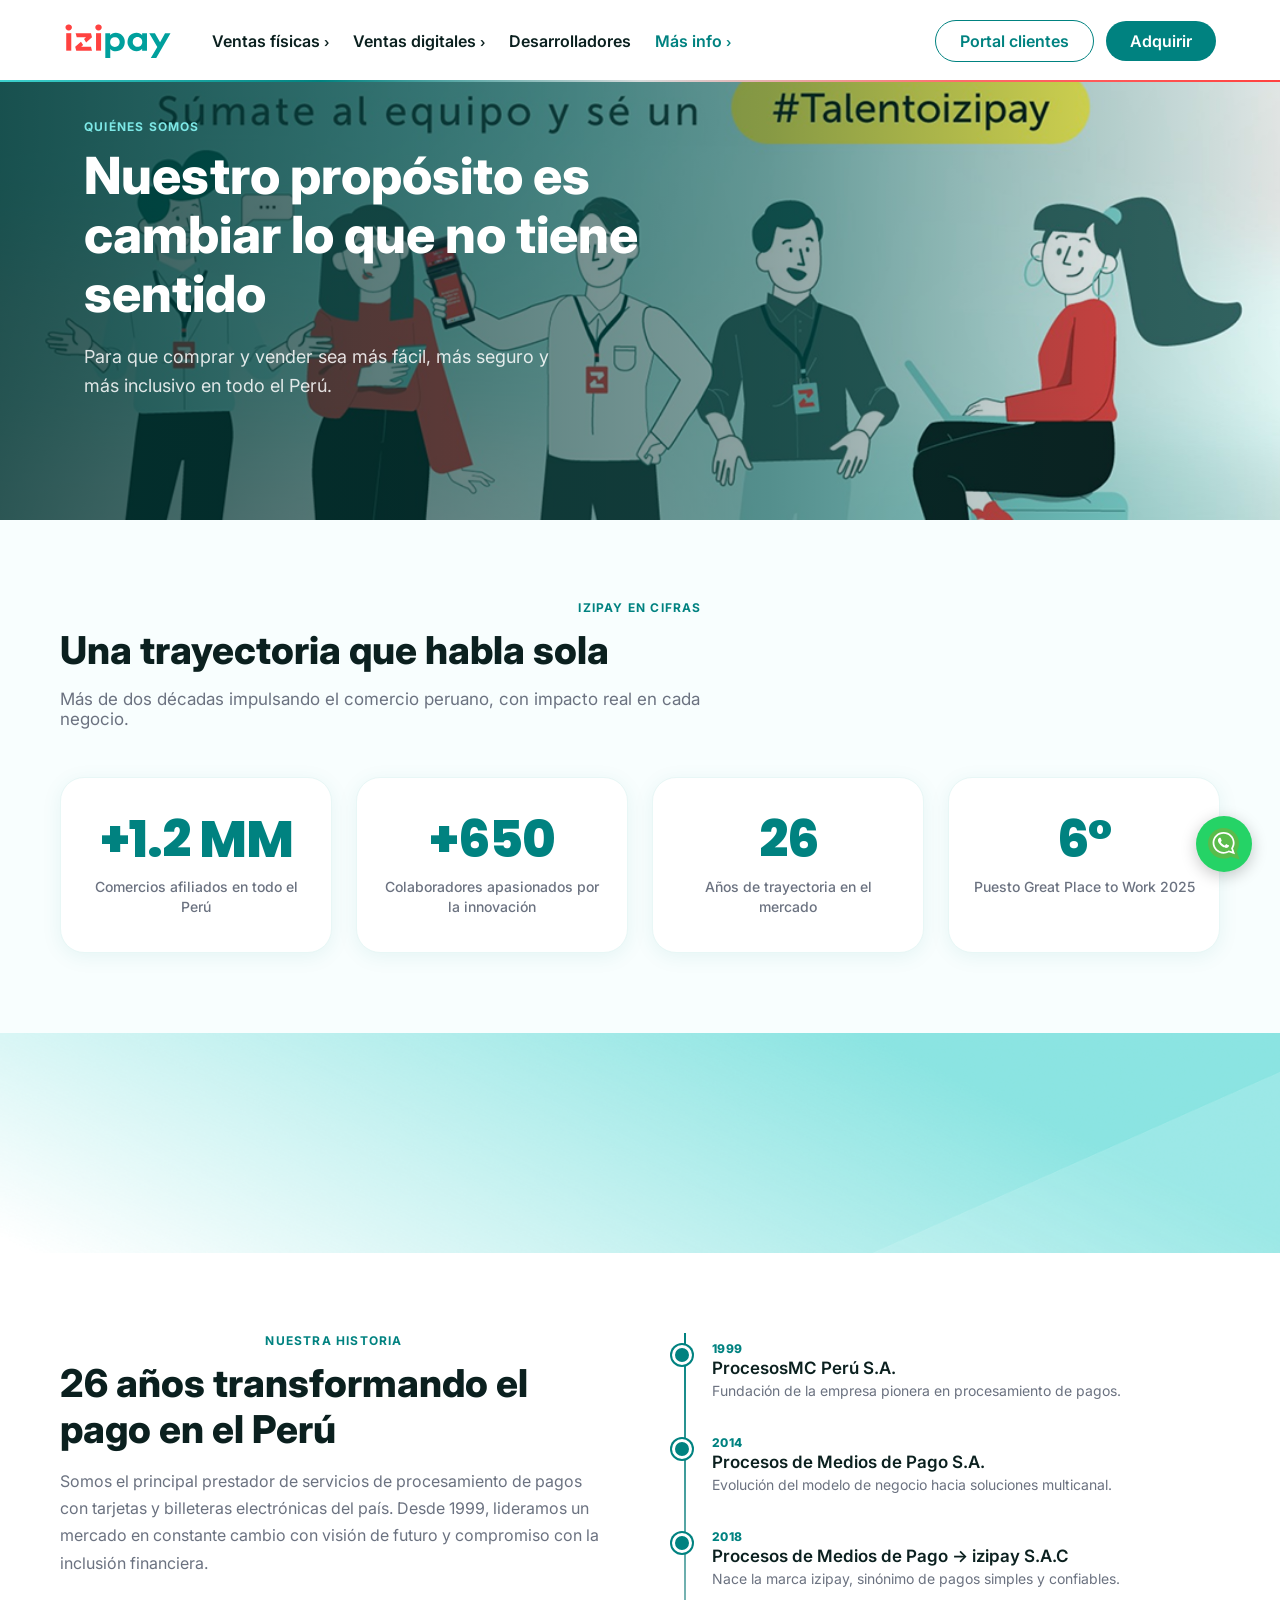
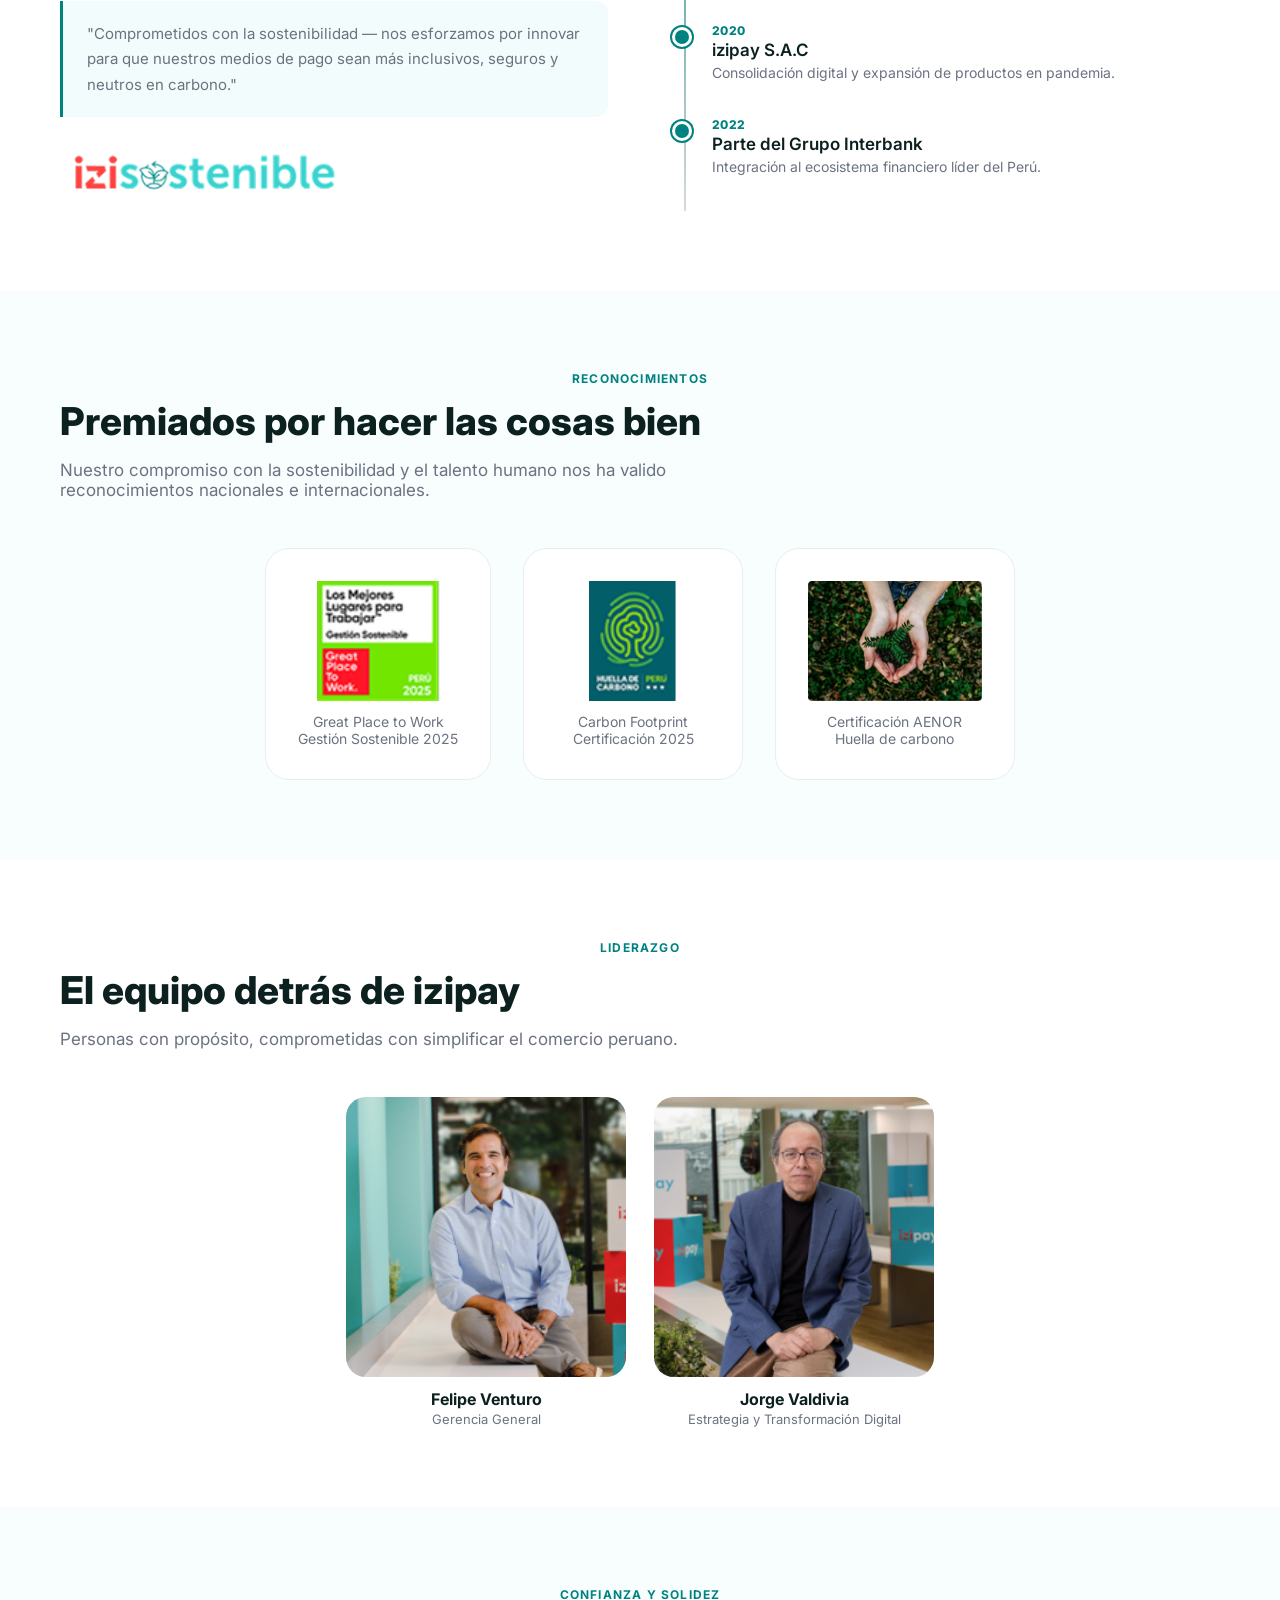
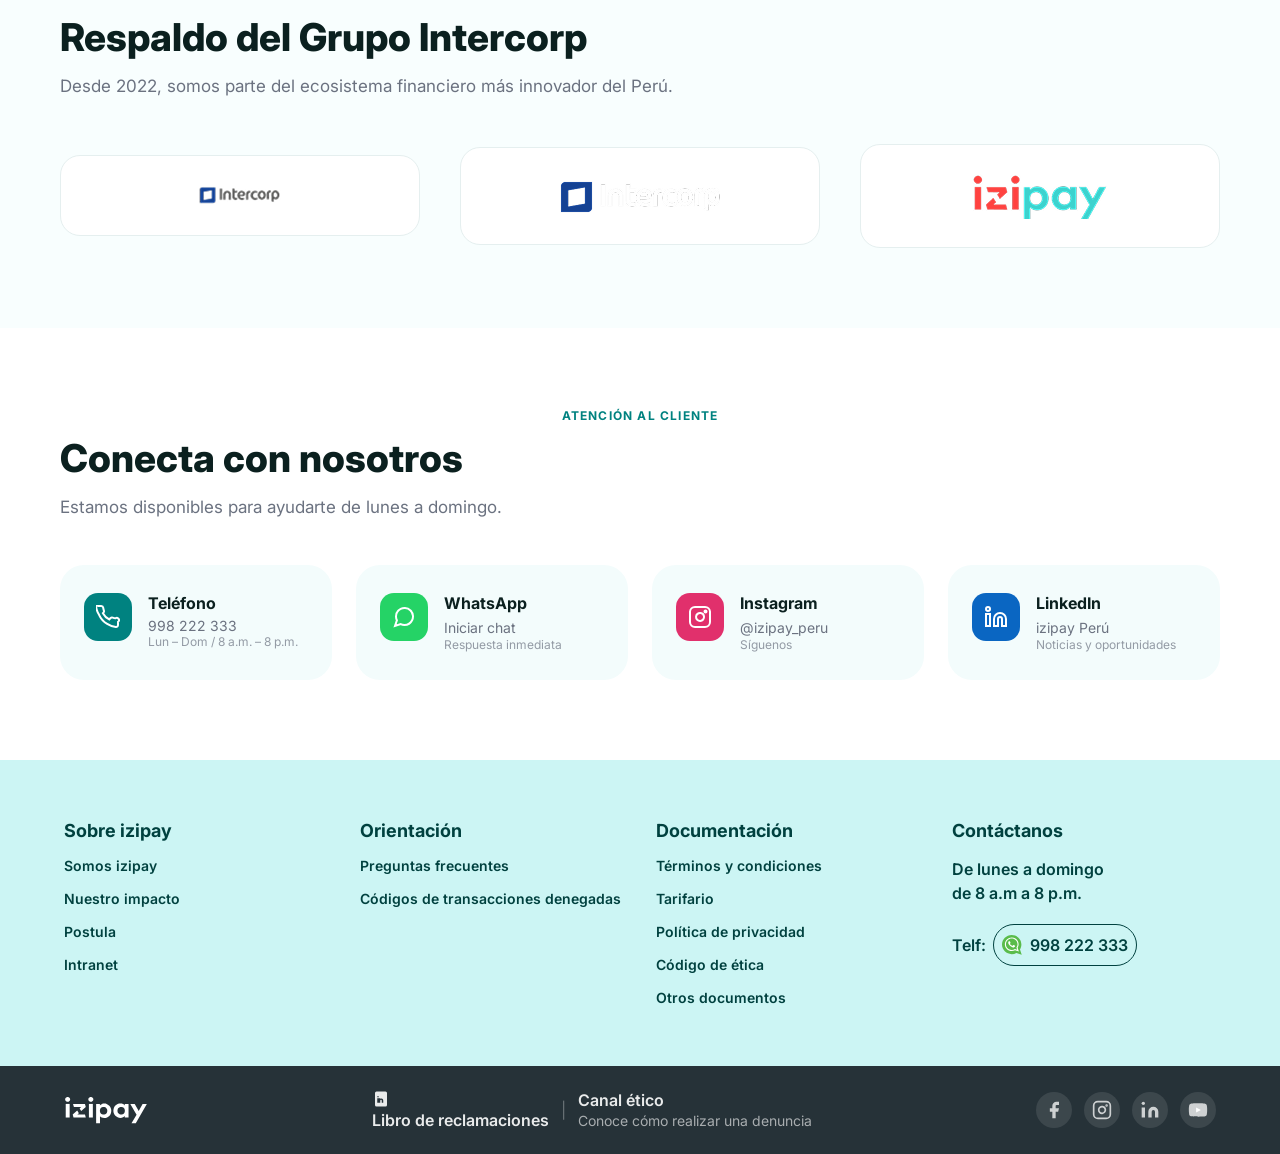
<file: sobre-izipay.html>
﻿<!DOCTYPE html>
<html lang="es">
<head>
  <meta charset="UTF-8" />
  <meta name="viewport" content="width=device-width, initial-scale=1.0" />
  <title>Sobre izipay — Quiénes somos</title>
  <link rel="stylesheet" href="styles.css" />
  <link rel="preconnect" href="https://fonts.googleapis.com" />
  <link rel="preconnect" href="https://fonts.gstatic.com" crossorigin />
  <link href="https://fonts.googleapis.com/css2?family=Poppins:wght@400;500;600;700;800;900&family=Inter:ital,wght@0,400;0,500;0,600;0,700;1,400&family=Nunito:wght@400;500;600;700;800&display=swap" rel="stylesheet" />
</head>
<body>

<!-- NAVBAR -->
<nav class="navbar">
  <div class="nav-inner">
    <div class="nav-left">
      <a href="index.html" class="nav-logo"><img src="assets/Logo.svg" alt="izipay" /></a>
      <ul class="nav-links">
        <li><a href="#">Ventas físicas <span class="chevron">›</span></a></li>
        <li><a href="#">Ventas digitales <span class="chevron">›</span></a></li>
        <li><a href="#">Desarrolladores</a></li>
        <li class="has-dropdown">
          <a href="#" style="color:var(--izi-teal)">Más info <span class="chevron">›</span></a>
          <div class="nav-dropdown nav-dropdown--compact">
            <a href="sobre-izipay.html" class="dd-item">
              <span class="dd-icon"><svg width="20" height="20" viewBox="0 0 24 24" fill="none"><circle cx="12" cy="8" r="3.5" stroke="#008380" stroke-width="1.8"/><path d="M4.5 20c0-4.142 3.358-7.5 7.5-7.5s7.5 3.358 7.5 7.5" stroke="#008380" stroke-width="1.8" stroke-linecap="round"/></svg></span>
              <span class="dd-text"><strong>Sobre izipay</strong><span>Quiénes somos, equipo e impacto</span></span>
            </a>
            <a href="trabaja.html" class="dd-item">
              <span class="dd-icon"><svg width="20" height="20" viewBox="0 0 24 24" fill="none"><rect x="3" y="7" width="18" height="14" rx="2" stroke="#008380" stroke-width="1.8"/><path d="M8 7V5a4 4 0 0 1 8 0v2" stroke="#008380" stroke-width="1.8" stroke-linecap="round"/></svg></span>
              <span class="dd-text"><strong>Trabaja con nosotros</strong><span>Vacantes y programas de carrera</span></span>
            </a>
            <a href="centro-ayuda.html" class="dd-item">
              <span class="dd-icon"><svg width="20" height="20" viewBox="0 0 24 24" fill="none"><circle cx="12" cy="12" r="9" stroke="#008380" stroke-width="1.8"/><path d="M12 8v4m0 4h.01" stroke="#008380" stroke-width="1.8" stroke-linecap="round"/></svg></span>
              <span class="dd-text"><strong>Centro de Ayuda</strong><span>Preguntas frecuentes y soporte</span></span>
            </a>
          </div>
        </li>
      </ul>
    </div>
    <div class="nav-actions">
      <a href="#" class="btn-portal">Portal clientes</a>
      <a href="#" class="btn-adquirir">Adquirir</a>
    </div>
    <button class="hamburger" id="menuBtn"><span></span><span></span><span></span></button>
  </div>
</nav>

<!-- HERO con imagen real del edificio izipay -->
<section style="position:relative;overflow:hidden;min-height:520px;display:flex;align-items:center;">
  <img src="assets/otrassetions/Section → Picture → Imagen Home Izipay.png"
       alt="izipay oficinas" style="position:absolute;inset:0;width:100%;height:100%;object-fit:cover;" />
  <div style="position:absolute;inset:0;background:linear-gradient(90deg,rgba(0,50,48,.82) 0%,rgba(0,50,48,.45) 60%,transparent 100%);"></div>
  <div style="position:relative;z-index:1;padding:80px 24px;max-width:1160px;margin:0 auto;width:100%;">
    <p style="font-size:12px;font-weight:700;letter-spacing:.1em;text-transform:uppercase;color:#7DE8E6;margin-bottom:12px;">Quiénes somos</p>
    <h1 style="font-size:clamp(28px,4vw,56px);font-weight:800;color:#fff;max-width:620px;line-height:1.15;margin-bottom:20px;">
      Nuestro propósito es cambiar lo que no tiene sentido
    </h1>
    <p style="font-size:18px;color:rgba(255,255,255,.85);max-width:500px;line-height:1.6;">
      Para que comprar y vender sea más fácil, más seguro y más inclusivo en todo el Perú.
    </p>
  </div>
</section>

<!-- LOGROS con imágenes reales de los números -->
<section class="page-section" id="logros" style="background:#F8FEFE;">
  <div class="page-section-inner">
    <p class="section-label">izipay en cifras</p>
    <h2 class="section-title">Una trayectoria que habla sola</h2>
    <p class="section-subtitle">Más de dos décadas impulsando el comercio peruano, con impacto real en cada negocio.</p>

    <div class="stats-grid">
      <div class="stat-card">
        <div class="stat-number">+1.2 MM</div>
        <div class="stat-label">Comercios afiliados en todo el Perú</div>
      </div>
      <div class="stat-card">
        <div class="stat-number">+650</div>
        <div class="stat-label">Colaboradores apasionados por la innovación</div>
      </div>
      <div class="stat-card">
        <div class="stat-number">26</div>
        <div class="stat-label">Años de trayectoria en el mercado</div>
      </div>
      <div class="stat-card">
        <div class="stat-number">6°</div>
        <div class="stat-label">Puesto Great Place to Work 2025</div>
      </div>
    </div>
  </div>
</section>

<!-- NUESTRO IMPACTO — imagen completa -->
<section style="overflow:hidden;">
  <img src="assets/otrassetions/Nuestro impacto.png"
       alt="Nuestro impacto" style="width:100%;display:block;max-height:600px;object-fit:cover;" />
</section>

<!-- HISTORIA -->
<section class="page-section" id="historia">
  <div class="page-section-inner" style="display:grid;grid-template-columns:1fr 1fr;gap:64px;align-items:start;">
    <div>
      <p class="section-label">Nuestra historia</p>
      <h2 class="section-title">26 años transformando el pago en el Perú</h2>
      <p style="font-size:16px;color:var(--izi-body);line-height:1.7;margin-bottom:24px;">
        Somos el principal prestador de servicios de procesamiento de pagos con tarjetas y billeteras electrónicas del país. Desde 1999, lideramos un mercado en constante cambio con visión de futuro y compromiso con la inclusión financiera.
      </p>
      <p style="font-size:15px;color:var(--izi-body);line-height:1.7;padding:20px 24px;background:#F3FCFC;border-left:3px solid var(--izi-teal);border-radius:0 12px 12px 0;margin-bottom:28px;">
        "Comprometidos con la sostenibilidad — nos esforzamos por innovar para que nuestros medios de pago sean más inclusivos, seguros y neutros en carbono."
      </p>
      <!-- Certificación AENOR -->
      <img src="assets/otrassetions/imagen de izi reduzco certificado por aenor - izipay fotos.png"
           alt="Certificado AENOR" style="max-width:280px;border-radius:16px;" />
    </div>
    <div class="timeline" style="padding-top:8px;">
      <div class="timeline-item" data-year="1999">
        <div class="tl-year">1999</div>
        <div class="tl-name">ProcesosMC Perú S.A.</div>
        <p style="font-size:14px;color:var(--izi-body);margin-top:4px;">Fundación de la empresa pionera en procesamiento de pagos.</p>
      </div>
      <div class="timeline-item" data-year="2014">
        <div class="tl-year">2014</div>
        <div class="tl-name">Procesos de Medios de Pago S.A.</div>
        <p style="font-size:14px;color:var(--izi-body);margin-top:4px;">Evolución del modelo de negocio hacia soluciones multicanal.</p>
      </div>
      <div class="timeline-item" data-year="2018">
        <div class="tl-year">2018</div>
        <div class="tl-name">Procesos de Medios de Pago → izipay S.A.C</div>
        <p style="font-size:14px;color:var(--izi-body);margin-top:4px;">Nace la marca izipay, sinónimo de pagos simples y confiables.</p>
      </div>
      <div class="timeline-item" data-year="2020">
        <div class="tl-year">2020</div>
        <div class="tl-name">izipay S.A.C</div>
        <p style="font-size:14px;color:var(--izi-body);margin-top:4px;">Consolidación digital y expansión de productos en pandemia.</p>
      </div>
      <div class="timeline-item" data-year="2022">
        <div class="tl-year">2022</div>
        <div class="tl-name">Parte del Grupo Interbank</div>
        <p style="font-size:14px;color:var(--izi-body);margin-top:4px;">Integración al ecosistema financiero líder del Perú.</p>
      </div>
    </div>
  </div>
</section>

<!-- PREMIOS Y RECONOCIMIENTOS -->
<section class="page-section" style="background:#F8FEFE;">
  <div class="page-section-inner">
    <p class="section-label">Reconocimientos</p>
    <h2 class="section-title">Premiados por hacer las cosas bien</h2>
    <p class="section-subtitle">Nuestro compromiso con la sostenibilidad y el talento humano nos ha valido reconocimientos nacionales e internacionales.</p>
    <div style="display:flex;gap:32px;flex-wrap:wrap;align-items:center;justify-content:center;">
      <div style="background:#fff;border-radius:24px;padding:32px;display:flex;flex-direction:column;align-items:center;gap:12px;min-width:220px;border:1.5px solid #E5EFEF;">
        <img src="assets/otrassetions/Premio GPTW Gestion Sostenible 2025.png"
             alt="Premio GPTW Gestión Sostenible 2025" style="height:120px;object-fit:contain;" />
        <p style="font-size:14px;color:var(--izi-body);text-align:center;">Great Place to Work<br/>Gestión Sostenible 2025</p>
      </div>
      <div style="background:#fff;border-radius:24px;padding:32px;display:flex;flex-direction:column;align-items:center;gap:12px;min-width:220px;border:1.5px solid #E5EFEF;">
        <img src="assets/otrassetions/Premio Carbon Fingerprint 2025.png"
             alt="Premio Carbon Fingerprint 2025" style="height:120px;object-fit:contain;" />
        <p style="font-size:14px;color:var(--izi-body);text-align:center;">Carbon Footprint<br/>Certificación 2025</p>
      </div>
      <div style="background:#fff;border-radius:24px;padding:32px;display:flex;flex-direction:column;align-items:center;gap:12px;min-width:220px;border:1.5px solid #E5EFEF;">
        <img src="assets/otrassetions/Picture → imagen de izi reduzco certificado por aenor - izipay fotos.png"
             alt="Certificado AENOR" style="height:120px;object-fit:contain;" />
        <p style="font-size:14px;color:var(--izi-body);text-align:center;">Certificación AENOR<br/>Huella de carbono</p>
      </div>
    </div>
  </div>
</section>

<!-- EQUIPO con fotos reales -->
<section class="page-section" id="equipo">
  <div class="page-section-inner">
    <p class="section-label">Liderazgo</p>
    <h2 class="section-title">El equipo detrás de izipay</h2>
    <p class="section-subtitle">Personas con propósito, comprometidas con simplificar el comercio peruano.</p>
    <div class="team-grid" style="grid-template-columns:repeat(2,minmax(200px,280px));justify-content:center;">

      <div class="team-card">
        <div class="team-photo">
          <img src="assets/otrassetions/Felipe Venturo.png" alt="Felipe Venturo" />
        </div>
        <div class="team-name">Felipe Venturo</div>
        <div class="team-role">Gerencia General</div>
      </div>

      <div class="team-card">
        <div class="team-photo">
          <img src="assets/otrassetions/Jorge Valdivia.png" alt="Jorge Valdivia" />
        </div>
        <div class="team-name">Jorge Valdivia</div>
        <div class="team-role">Estrategia y Transformación Digital</div>
      </div>

    </div>
  </div>
</section>

<!-- RESPALDO con logos reales -->
<section class="page-section" id="respaldo" style="background:#F8FEFE;">
  <div class="page-section-inner">
    <p class="section-label">Confianza y solidez</p>
    <h2 class="section-title">Respaldo del Grupo Intercorp</h2>
    <p class="section-subtitle">Desde 2022, somos parte del ecosistema financiero más innovador del Perú.</p>
    <div class="respaldo-grid">
      <div class="respaldo-card">
        <img src="assets/otrassetions/Picture → Logo de Interbank.png" alt="Interbank" style="max-height:60px;object-fit:contain;" />
      </div>
      <div class="respaldo-card">
        <img src="assets/otrassetions/Respaldo de Intercorp.png" alt="Intercorp" style="max-height:60px;object-fit:contain;" />
      </div>
      <div class="respaldo-card">
        <img src="assets/otrassetions/Logo de Izipay.png" alt="izipay" style="max-height:60px;object-fit:contain;" />
      </div>
    </div>
  </div>
</section>

<!-- CONECTA -->
<section class="page-section" id="conecta">
  <div class="page-section-inner">
    <p class="section-label">Atención al cliente</p>
    <h2 class="section-title">Conecta con nosotros</h2>
    <p class="section-subtitle">Estamos disponibles para ayudarte de lunes a domingo.</p>
    <div class="contact-grid">
      <div class="contact-card">
        <div class="contact-icon">
          <svg width="24" height="24" viewBox="0 0 24 24" fill="none" stroke="#fff" stroke-width="2"><path d="M22 16.92v3a2 2 0 01-2.18 2 19.79 19.79 0 01-8.63-3.07A19.5 19.5 0 013.07 9.81a19.79 19.79 0 01-3.07-8.72A2 2 0 012.18 1h3a2 2 0 012 1.72c.127.96.361 1.903.7 2.81a2 2 0 01-.45 2.11L6.91 8.15a16 16 0 006.29 6.29l1.42-1.42a2 2 0 012.11-.45c.907.339 1.85.573 2.81.7A2 2 0 0122 16.92z"/></svg>
        </div>
        <div>
          <h4>Teléfono</h4>
          <p>998 222 333</p>
          <p style="font-size:12px;opacity:.7;">Lun – Dom / 8 a.m. – 8 p.m.</p>
        </div>
      </div>
      <div class="contact-card">
        <div class="contact-icon" style="background:#25D366;">
          <svg width="24" height="24" viewBox="0 0 24 24" fill="none" stroke="#fff" stroke-width="2"><path d="M21 11.5a8.38 8.38 0 01-.9 3.8 8.5 8.5 0 01-7.6 4.7 8.38 8.38 0 01-3.8-.9L3 21l1.9-5.7a8.38 8.38 0 01-.9-3.8 8.5 8.5 0 014.7-7.6 8.38 8.38 0 013.8-.9h.5a8.48 8.48 0 018 8v.5z"/></svg>
        </div>
        <div>
          <h4>WhatsApp</h4>
          <a href="https://wa.me/51998222333" target="_blank">Iniciar chat</a>
          <p style="font-size:12px;opacity:.7;">Respuesta inmediata</p>
        </div>
      </div>
      <div class="contact-card">
        <div class="contact-icon" style="background:#E1306C;">
          <svg width="24" height="24" viewBox="0 0 24 24" fill="none" stroke="#fff" stroke-width="2"><rect x="2" y="2" width="20" height="20" rx="5"/><path d="M16 11.37A4 4 0 1112.63 8 4 4 0 0116 11.37z"/><circle cx="17.5" cy="6.5" r="1" fill="#fff"/></svg>
        </div>
        <div>
          <h4>Instagram</h4>
          <a href="https://www.instagram.com/izipay_peru" target="_blank">@izipay_peru</a>
          <p style="font-size:12px;opacity:.7;">Síguenos</p>
        </div>
      </div>
      <div class="contact-card">
        <div class="contact-icon" style="background:#0A66C2;">
          <svg width="24" height="24" viewBox="0 0 24 24" fill="none" stroke="#fff" stroke-width="2"><path d="M16 8a6 6 0 016 6v7h-4v-7a2 2 0 00-2-2 2 2 0 00-2 2v7h-4v-7a6 6 0 016-6z"/><rect x="2" y="9" width="4" height="12"/><circle cx="4" cy="4" r="2"/></svg>
        </div>
        <div>
          <h4>LinkedIn</h4>
          <a href="https://www.linkedin.com/company/izipay" target="_blank">izipay Perú</a>
          <p style="font-size:12px;opacity:.7;">Noticias y oportunidades</p>
        </div>
      </div>
    </div>
  </div>
</section>

<!-- FOOTER -->
<footer class="footer">
  <div class="footer-top">
    <div class="container footer-cols">
      <div class="fcol">
        <h4>Sobre izipay</h4>
        <ul>
          <li><a href="sobre-izipay.html">Somos izipay</a></li>
          <li><a href="sobre-izipay.html#logros">Nuestro impacto</a></li>
          <li><a href="trabaja.html">Postula</a></li>
          <li><a href="#">Intranet</a></li>
        </ul>
      </div>
      <div class="fcol">
        <h4>Orientación</h4>
        <ul>
          <li><a href="centro-ayuda.html#faqs">Preguntas frecuentes</a></li>
          <li><a href="#">Códigos de transacciones denegadas</a></li>
        </ul>
      </div>
      <div class="fcol">
        <h4>Documentación</h4>
        <ul>
          <li><a href="#">Términos y condiciones</a></li>
          <li><a href="#">Tarifario</a></li>
          <li><a href="#">Política de privacidad</a></li>
          <li><a href="#">Código de ética</a></li>
          <li><a href="#">Otros documentos</a></li>
        </ul>
      </div>
      <div class="fcol">
        <h4>Contáctanos</h4>
        <p class="footer-hours">De lunes a domingo<br/>de 8 a.m a 8 p.m.</p>
        <div class="footer-phone">
          <span>Telf:</span>
          <a href="tel:998222333" class="phone-badge">
            <img src="assets/Group 1707478176.svg" alt="WhatsApp" width="20" />
            998 222 333
          </a>
        </div>
      </div>
    </div>
  </div>
  <div class="footer-bottom">
    <div class="container footer-bottom-inner">
      <img src="assets/Logo.svg" alt="izipay" class="footer-logo" />
      <div class="footer-bottom-links">
        <a href="#" class="footer-link-item">
          <svg width="18" height="18" viewBox="0 0 24 24" fill="currentColor"><path d="M18 2h-12a2 2 0 0 0-2 2v16a2 2 0 0 0 2 2h12a2 2 0 0 0 2-2v-16a2 2 0 0 0-2-2zm-9 15h-2v-6h2zm-1-7a1 1 0 1 1 0-2 1 1 0 0 1 0 2zm7 7h-2v-3a1 1 0 0 0-2 0v3h-2v-6h2v.79a2.5 2.5 0 0 1 4 2.21z"/></svg>
          Libro de reclamaciones
        </a>
        <span class="footer-divider">|</span>
        <a href="#" class="footer-link-item">
          <span>Canal ético</span>
          <span class="footer-link-sub">Conoce cómo realizar una denuncia</span>
        </a>
      </div>
      <div class="footer-social">
        <a href="#" aria-label="Facebook"><svg width="20" height="20" viewBox="0 0 24 24" fill="currentColor"><path d="M18 2h-3a5 5 0 0 0-5 5v3H7v4h3v8h4v-8h3l1-4h-4V7a1 1 0 0 1 1-1h3z"/></svg></a>
        <a href="#" aria-label="Instagram"><svg width="20" height="20" viewBox="0 0 24 24" fill="none" stroke="currentColor" stroke-width="2"><rect x="2" y="2" width="20" height="20" rx="5"/><path d="M16 11.37A4 4 0 1 1 12.63 8 4 4 0 0 1 16 11.37z"/><circle cx="17.5" cy="6.5" r=".5" fill="currentColor"/></svg></a>
        <a href="#" aria-label="LinkedIn"><svg width="20" height="20" viewBox="0 0 24 24" fill="currentColor"><path d="M16 8a6 6 0 0 1 6 6v7h-4v-7a2 2 0 0 0-4 0v7h-4v-7a6 6 0 0 1 6-6z"/><rect x="2" y="9" width="4" height="12"/><circle cx="4" cy="4" r="2"/></svg></a>
        <a href="#" aria-label="YouTube"><svg width="20" height="20" viewBox="0 0 24 24" fill="currentColor"><path d="M22.54 6.42a2.78 2.78 0 0 0-1.95-1.96C18.88 4 12 4 12 4s-6.88 0-8.59.46A2.78 2.78 0 0 0 1.46 6.42 29 29 0 0 0 1 12a29 29 0 0 0 .46 5.58A2.78 2.78 0 0 0 3.41 19.6C5.12 20 12 20 12 20s6.88 0 8.59-.46a2.78 2.78 0 0 0 1.95-1.95A29 29 0 0 0 23 12a29 29 0 0 0-.46-5.58z"/><polygon points="9.75 15.02 15.5 12 9.75 8.98 9.75 15.02" fill="white"/></svg></a>
      </div>
    </div>
  </div>
</footer>

<a href="tel:998222333" class="whatsapp-float">
  <img src="assets/Group 1707478176.svg" alt="WhatsApp" />
</a>

<script>
  window.addEventListener('scroll', () => {
    document.querySelector('.navbar').classList.toggle('scrolled', window.scrollY > 10);
  });
</script>
</body>
</html>
</file>
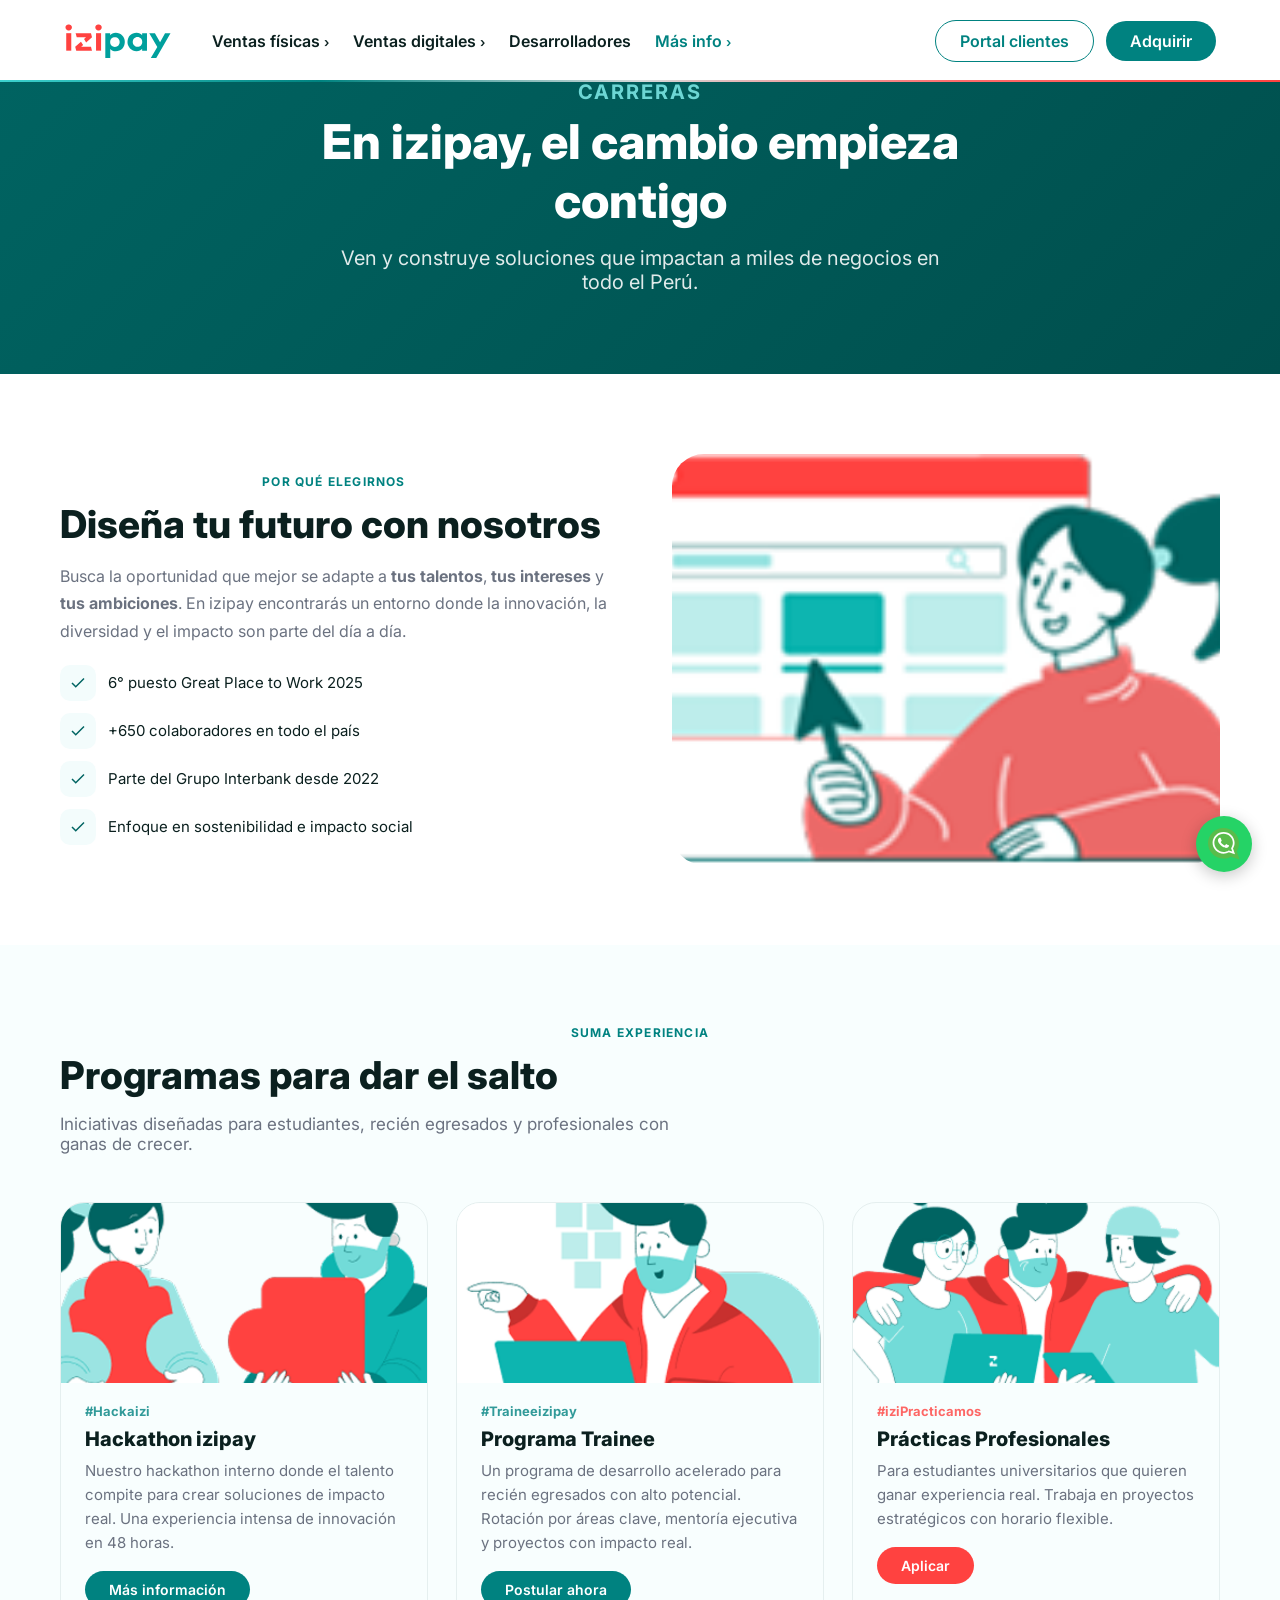
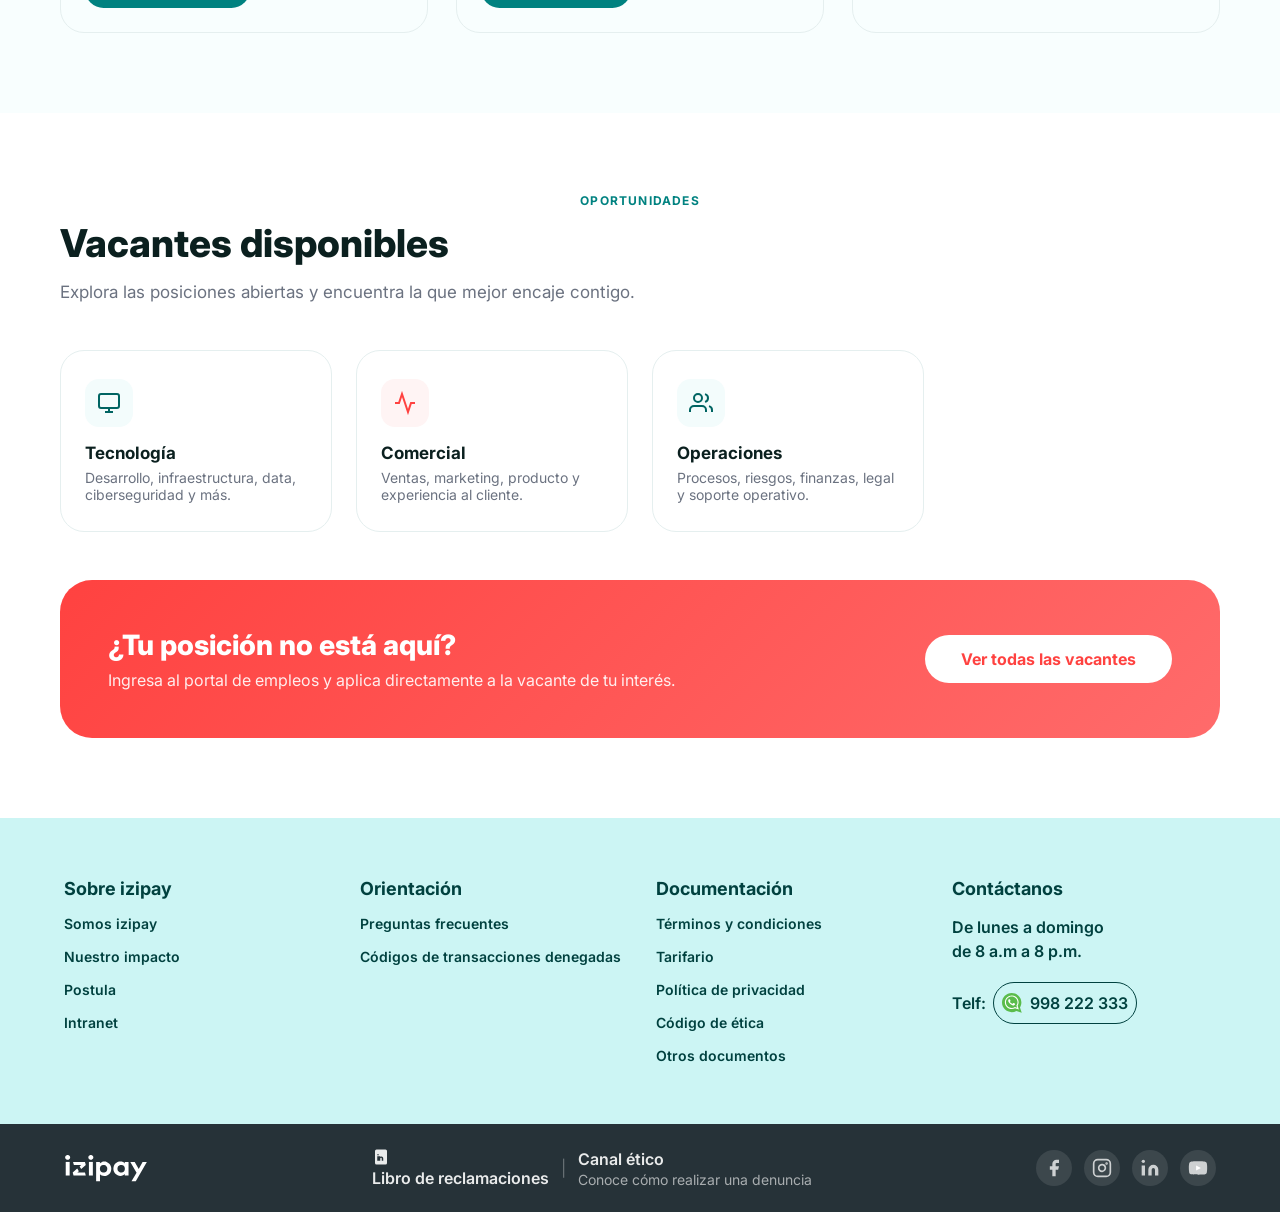
<file: trabaja.html>
﻿<!DOCTYPE html>
<html lang="es">
<head>
  <meta charset="UTF-8" />
  <meta name="viewport" content="width=device-width, initial-scale=1.0" />
  <title>Trabaja con nosotros — izipay</title>
  <link rel="stylesheet" href="styles.css" />
  <link rel="preconnect" href="https://fonts.googleapis.com" />
  <link rel="preconnect" href="https://fonts.gstatic.com" crossorigin />
  <link href="https://fonts.googleapis.com/css2?family=Poppins:wght@400;500;600;700;800;900&family=Inter:ital,wght@0,400;0,500;0,600;0,700;1,400&family=Nunito:wght@400;500;600;700;800&display=swap" rel="stylesheet" />
</head>
<body>

<!-- NAVBAR -->
<nav class="navbar">
  <div class="nav-inner">
    <div class="nav-left">
      <a href="index.html" class="nav-logo">
        <img src="assets/Logo.svg" alt="izipay" />
      </a>
      <ul class="nav-links">
        <li><a href="#">Ventas físicas <span class="chevron">›</span></a></li>
        <li><a href="#">Ventas digitales <span class="chevron">›</span></a></li>
        <li><a href="#">Desarrolladores</a></li>
        <li class="has-dropdown">
          <a href="#" style="color:var(--izi-teal)">Más info <span class="chevron">›</span></a>
          <div class="nav-dropdown nav-dropdown--compact">
            <a href="sobre-izipay.html" class="dd-item">
              <span class="dd-icon"><svg width="20" height="20" viewBox="0 0 24 24" fill="none"><circle cx="12" cy="8" r="3.5" stroke="#008380" stroke-width="1.8"/><path d="M4.5 20c0-4.142 3.358-7.5 7.5-7.5s7.5 3.358 7.5 7.5" stroke="#008380" stroke-width="1.8" stroke-linecap="round"/></svg></span>
              <span class="dd-text"><strong>Sobre izipay</strong><span>Quiénes somos, equipo e impacto</span></span>
            </a>
            <a href="trabaja.html" class="dd-item">
              <span class="dd-icon"><svg width="20" height="20" viewBox="0 0 24 24" fill="none"><rect x="3" y="7" width="18" height="14" rx="2" stroke="#008380" stroke-width="1.8"/><path d="M8 7V5a4 4 0 0 1 8 0v2" stroke="#008380" stroke-width="1.8" stroke-linecap="round"/></svg></span>
              <span class="dd-text"><strong>Trabaja con nosotros</strong><span>Vacantes y programas de carrera</span></span>
            </a>
            <a href="centro-ayuda.html" class="dd-item">
              <span class="dd-icon"><svg width="20" height="20" viewBox="0 0 24 24" fill="none"><circle cx="12" cy="12" r="9" stroke="#008380" stroke-width="1.8"/><path d="M12 8v4m0 4h.01" stroke="#008380" stroke-width="1.8" stroke-linecap="round"/></svg></span>
              <span class="dd-text"><strong>Centro de Ayuda</strong><span>Preguntas frecuentes y soporte</span></span>
            </a>
          </div>
        </li>
      </ul>
    </div>
    <div class="nav-actions">
      <a href="#" class="btn-portal">Portal clientes</a>
      <a href="#" class="btn-adquirir">Adquirir</a>
    </div>
    <button class="hamburger" id="menuBtn"><span></span><span></span><span></span></button>
  </div>
</nav>

<!-- HERO -->
<section class="page-hero">
  <p class="section-label" style="color:#7DE8E6;margin-bottom:8px;">Carreras</p>
  <h1>En izipay, el cambio empieza contigo</h1>
  <p>Ven y construye soluciones que impactan a miles de negocios en todo el Perú.</p>
</section>

<!-- PROPÓSITO EMPLOYER BRANDING -->
<section class="page-section">
  <div class="page-section-inner" style="display:grid;grid-template-columns:1fr 1fr;gap:64px;align-items:center;">
    <div>
      <p class="section-label">Por qué elegirnos</p>
      <h2 class="section-title">Diseña tu futuro con nosotros</h2>
      <p style="font-size:16px;color:var(--izi-body);line-height:1.7;margin-bottom:20px;">
        Busca la oportunidad que mejor se adapte a <strong>tus talentos</strong>, <strong>tus intereses</strong> y <strong>tus ambiciones</strong>. En izipay encontrarás un entorno donde la innovación, la diversidad y el impacto son parte del día a día.
      </p>
      <div style="display:flex;flex-direction:column;gap:12px;">
        <div style="display:flex;gap:12px;align-items:center;">
          <div style="width:36px;height:36px;background:#F3FCFC;border-radius:10px;display:flex;align-items:center;justify-content:center;flex-shrink:0;">
            <svg width="18" height="18" viewBox="0 0 24 24" fill="none" stroke="#006462" stroke-width="2"><polyline points="20 6 9 17 4 12"/></svg>
          </div>
          <span style="font-size:15px;color:var(--izi-dark);">6° puesto Great Place to Work 2025</span>
        </div>
        <div style="display:flex;gap:12px;align-items:center;">
          <div style="width:36px;height:36px;background:#F3FCFC;border-radius:10px;display:flex;align-items:center;justify-content:center;flex-shrink:0;">
            <svg width="18" height="18" viewBox="0 0 24 24" fill="none" stroke="#006462" stroke-width="2"><polyline points="20 6 9 17 4 12"/></svg>
          </div>
          <span style="font-size:15px;color:var(--izi-dark);">+650 colaboradores en todo el país</span>
        </div>
        <div style="display:flex;gap:12px;align-items:center;">
          <div style="width:36px;height:36px;background:#F3FCFC;border-radius:10px;display:flex;align-items:center;justify-content:center;flex-shrink:0;">
            <svg width="18" height="18" viewBox="0 0 24 24" fill="none" stroke="#006462" stroke-width="2"><polyline points="20 6 9 17 4 12"/></svg>
          </div>
          <span style="font-size:15px;color:var(--izi-dark);">Parte del Grupo Interbank desde 2022</span>
        </div>
        <div style="display:flex;gap:12px;align-items:center;">
          <div style="width:36px;height:36px;background:#F3FCFC;border-radius:10px;display:flex;align-items:center;justify-content:center;flex-shrink:0;">
            <svg width="18" height="18" viewBox="0 0 24 24" fill="none" stroke="#006462" stroke-width="2"><polyline points="20 6 9 17 4 12"/></svg>
          </div>
          <span style="font-size:15px;color:var(--izi-dark);">Enfoque en sostenibilidad e impacto social</span>
        </div>
      </div>
    </div>
    <div style="border-radius:32px;overflow:hidden;aspect-ratio:4/3;">
      <img src="assets/otrassetions/Diseño futuro.png" alt="Diseña tu futuro en izipay"
           style="width:100%;height:100%;object-fit:cover;" />
    </div>
  </div>
</section>

<!-- PROGRAMAS -->
<section class="page-section" id="programas" style="background:#F8FEFE;">
  <div class="page-section-inner">
    <p class="section-label">Suma experiencia</p>
    <h2 class="section-title">Programas para dar el salto</h2>
    <p class="section-subtitle">Iniciativas diseñadas para estudiantes, recién egresados y profesionales con ganas de crecer.</p>
    <div class="programas-grid">
      <div class="programa-card">
        <div style="overflow:hidden;height:180px;">
          <img src="assets/otrassetions/programa.png" alt="#Hackaizi" style="width:100%;height:100%;object-fit:cover;" />
        </div>
        <div class="programa-body">
          <div class="programa-tag" style="color:var(--izi-teal);font-weight:700;">#Hackaizi</div>
          <h3 style="font-size:20px;font-weight:800;color:var(--izi-dark);margin:8px 0;">Hackathon izipay</h3>
          <p>Nuestro hackathon interno donde el talento compite para crear soluciones de impacto real. Una experiencia intensa de innovación en 48 horas.</p>
          <a href="https://www.izipay.pe/postula-izipay/" target="_blank" class="btn-programa">Más información</a>
        </div>
      </div>
      <div class="programa-card">
        <div style="overflow:hidden;height:180px;">
          <img src="assets/otrassetions/programa-1.png" alt="#Traineeizipay" style="width:100%;height:100%;object-fit:cover;" />
        </div>
        <div class="programa-body">
          <div class="programa-tag" style="color:var(--izi-teal);font-weight:700;">#Traineeizipay</div>
          <h3 style="font-size:20px;font-weight:800;color:var(--izi-dark);margin:8px 0;">Programa Trainee</h3>
          <p>Un programa de desarrollo acelerado para recién egresados con alto potencial. Rotación por áreas clave, mentoría ejecutiva y proyectos con impacto real.</p>
          <a href="https://www.izipay.pe/postula-izipay/" target="_blank" class="btn-programa">Postular ahora</a>
        </div>
      </div>
      <div class="programa-card">
        <div style="overflow:hidden;height:180px;">
          <img src="assets/otrassetions/programa-2.png" alt="#iziPracticamos" style="width:100%;height:100%;object-fit:cover;" />
        </div>
        <div class="programa-body">
          <div class="programa-tag" style="color:#FF4240;font-weight:700;">#iziPracticamos</div>
          <h3 style="font-size:20px;font-weight:800;color:var(--izi-dark);margin:8px 0;">Prácticas Profesionales</h3>
          <p>Para estudiantes universitarios que quieren ganar experiencia real. Trabaja en proyectos estratégicos con horario flexible.</p>
          <a href="https://www.izipay.pe/postula-izipay/" target="_blank" class="btn-programa" style="background:#FF4240;">Aplicar</a>
        </div>
      </div>
    </div>
  </div>
</section>

<!-- VACANTES -->
<section class="page-section" id="vacantes">
  <div class="page-section-inner">
    <p class="section-label">Oportunidades</p>
    <h2 class="section-title">Vacantes disponibles</h2>
    <p class="section-subtitle">Explora las posiciones abiertas y encuentra la que mejor encaje contigo.</p>

    <!-- Áreas principales -->
    <div style="display:grid;grid-template-columns:repeat(auto-fill,minmax(240px,1fr));gap:24px;margin-bottom:48px;">
      <div style="border:1.5px solid #E5EFEF;border-radius:24px;padding:28px 24px;">
        <div style="width:48px;height:48px;background:#F3FCFC;border-radius:14px;display:flex;align-items:center;justify-content:center;margin-bottom:16px;">
          <svg width="24" height="24" viewBox="0 0 24 24" fill="none" stroke="#006462" stroke-width="2"><rect x="2" y="3" width="20" height="14" rx="2"/><line x1="8" y1="21" x2="16" y2="21"/><line x1="12" y1="17" x2="12" y2="21"/></svg>
        </div>
        <h4 style="font-size:17px;font-weight:700;color:var(--izi-dark);margin-bottom:6px;">Tecnología</h4>
        <p style="font-size:14px;color:var(--izi-body);">Desarrollo, infraestructura, data, ciberseguridad y más.</p>
      </div>
      <div style="border:1.5px solid #E5EFEF;border-radius:24px;padding:28px 24px;">
        <div style="width:48px;height:48px;background:#FFF4F4;border-radius:14px;display:flex;align-items:center;justify-content:center;margin-bottom:16px;">
          <svg width="24" height="24" viewBox="0 0 24 24" fill="none" stroke="#FF4240" stroke-width="2"><path d="M22 12h-4l-3 9L9 3l-3 9H2"/></svg>
        </div>
        <h4 style="font-size:17px;font-weight:700;color:var(--izi-dark);margin-bottom:6px;">Comercial</h4>
        <p style="font-size:14px;color:var(--izi-body);">Ventas, marketing, producto y experiencia al cliente.</p>
      </div>
      <div style="border:1.5px solid #E5EFEF;border-radius:24px;padding:28px 24px;">
        <div style="width:48px;height:48px;background:#F3FCFC;border-radius:14px;display:flex;align-items:center;justify-content:center;margin-bottom:16px;">
          <svg width="24" height="24" viewBox="0 0 24 24" fill="none" stroke="#006462" stroke-width="2"><path d="M17 21v-2a4 4 0 00-4-4H5a4 4 0 00-4 4v2"/><circle cx="9" cy="7" r="4"/><path d="M23 21v-2a4 4 0 00-3-3.87"/><path d="M16 3.13a4 4 0 010 7.75"/></svg>
        </div>
        <h4 style="font-size:17px;font-weight:700;color:var(--izi-dark);margin-bottom:6px;">Operaciones</h4>
        <p style="font-size:14px;color:var(--izi-body);">Procesos, riesgos, finanzas, legal y soporte operativo.</p>
      </div>
    </div>

    <!-- Banner vacantes -->
    <div class="vacantes-banner">
      <div>
        <h2>¿Tu posición no está aquí?</h2>
        <p>Ingresa al portal de empleos y aplica directamente a la vacante de tu interés.</p>
      </div>
      <a href="https://www.izipay.pe/postula-izipay/" target="_blank" class="btn-vacantes">Ver todas las vacantes</a>
    </div>
  </div>
</section>

<!-- FOOTER -->
<footer class="footer">
  <div class="footer-top">
    <div class="container footer-cols">
      <div class="fcol">
        <h4>Sobre izipay</h4>
        <ul>
          <li><a href="sobre-izipay.html">Somos izipay</a></li>
          <li><a href="sobre-izipay.html#logros">Nuestro impacto</a></li>
          <li><a href="trabaja.html">Postula</a></li>
          <li><a href="#">Intranet</a></li>
        </ul>
      </div>
      <div class="fcol">
        <h4>Orientación</h4>
        <ul>
          <li><a href="centro-ayuda.html#faqs">Preguntas frecuentes</a></li>
          <li><a href="#">Códigos de transacciones denegadas</a></li>
        </ul>
      </div>
      <div class="fcol">
        <h4>Documentación</h4>
        <ul>
          <li><a href="#">Términos y condiciones</a></li>
          <li><a href="#">Tarifario</a></li>
          <li><a href="#">Política de privacidad</a></li>
          <li><a href="#">Código de ética</a></li>
          <li><a href="#">Otros documentos</a></li>
        </ul>
      </div>
      <div class="fcol">
        <h4>Contáctanos</h4>
        <p class="footer-hours">De lunes a domingo<br/>de 8 a.m a 8 p.m.</p>
        <div class="footer-phone">
          <span>Telf:</span>
          <a href="tel:998222333" class="phone-badge">
            <img src="assets/Group 1707478176.svg" alt="WhatsApp" width="20" />
            998 222 333
          </a>
        </div>
      </div>
    </div>
  </div>
  <div class="footer-bottom">
    <div class="container footer-bottom-inner">
      <img src="assets/Logo.svg" alt="izipay" class="footer-logo" />
      <div class="footer-bottom-links">
        <a href="#" class="footer-link-item">
          <svg width="18" height="18" viewBox="0 0 24 24" fill="currentColor"><path d="M18 2h-12a2 2 0 0 0-2 2v16a2 2 0 0 0 2 2h12a2 2 0 0 0 2-2v-16a2 2 0 0 0-2-2zm-9 15h-2v-6h2zm-1-7a1 1 0 1 1 0-2 1 1 0 0 1 0 2zm7 7h-2v-3a1 1 0 0 0-2 0v3h-2v-6h2v.79a2.5 2.5 0 0 1 4 2.21z"/></svg>
          Libro de reclamaciones
        </a>
        <span class="footer-divider">|</span>
        <a href="#" class="footer-link-item">
          <span>Canal ético</span>
          <span class="footer-link-sub">Conoce cómo realizar una denuncia</span>
        </a>
      </div>
      <div class="footer-social">
        <a href="#" aria-label="Facebook"><svg width="20" height="20" viewBox="0 0 24 24" fill="currentColor"><path d="M18 2h-3a5 5 0 0 0-5 5v3H7v4h3v8h4v-8h3l1-4h-4V7a1 1 0 0 1 1-1h3z"/></svg></a>
        <a href="#" aria-label="Instagram"><svg width="20" height="20" viewBox="0 0 24 24" fill="none" stroke="currentColor" stroke-width="2"><rect x="2" y="2" width="20" height="20" rx="5"/><path d="M16 11.37A4 4 0 1 1 12.63 8 4 4 0 0 1 16 11.37z"/><circle cx="17.5" cy="6.5" r=".5" fill="currentColor"/></svg></a>
        <a href="#" aria-label="LinkedIn"><svg width="20" height="20" viewBox="0 0 24 24" fill="currentColor"><path d="M16 8a6 6 0 0 1 6 6v7h-4v-7a2 2 0 0 0-4 0v7h-4v-7a6 6 0 0 1 6-6z"/><rect x="2" y="9" width="4" height="12"/><circle cx="4" cy="4" r="2"/></svg></a>
        <a href="#" aria-label="YouTube"><svg width="20" height="20" viewBox="0 0 24 24" fill="currentColor"><path d="M22.54 6.42a2.78 2.78 0 0 0-1.95-1.96C18.88 4 12 4 12 4s-6.88 0-8.59.46A2.78 2.78 0 0 0 1.46 6.42 29 29 0 0 0 1 12a29 29 0 0 0 .46 5.58A2.78 2.78 0 0 0 3.41 19.6C5.12 20 12 20 12 20s6.88 0 8.59-.46a2.78 2.78 0 0 0 1.95-1.95A29 29 0 0 0 23 12a29 29 0 0 0-.46-5.58z"/><polygon points="9.75 15.02 15.5 12 9.75 8.98 9.75 15.02" fill="white"/></svg></a>
      </div>
    </div>
  </div>
</footer>

<a href="tel:998222333" class="whatsapp-float">
  <img src="assets/Group 1707478176.svg" alt="WhatsApp" />
</a>

<script>
  window.addEventListener('scroll', () => {
    document.querySelector('.navbar').classList.toggle('scrolled', window.scrollY > 10);
  });
</script>
</body>
</html>
</file>
<file: styles.css>
/* ─── RESET & BASE ─────────────────────────────────────── */
*, *::before, *::after { box-sizing: border-box; margin: 0; padding: 0; }
html { scroll-behavior: smooth; }
body {
  font-family: 'Inter', 'Poppins', sans-serif;
  color: #263238;
  background: #fff;
  overflow-x: hidden;
}

:root {
  --izi-teal: #008280;
  --izi-teal-dark: #006462;
  --izi-teal-light: #00A09D;
  --izi-red: #FF4240;
  --izi-dark: #0B201F;
  --izi-title: #263238;
  --izi-body: #6B7280;
  --izi-gray: #636565;
  --izi-yellow: #FAEF31;
  --izi-footer-bg: #CCF5F4;
  --izi-footer-text: #00413F;
  --radius-pill: 100px;
  --radius-card: 32px;
  --radius-card-sm: 24px;
}
a { text-decoration: none; color: inherit; }
ul { list-style: none; }
img { display: block; max-width: 100%; }
button { cursor: pointer; border: none; background: none; font-family: inherit; }

.container {
  max-width: 1200px;
  margin: 0 auto;
  padding: 0 24px;
}

/* ─── NAVBAR ───────────────────────────────────────────── */
.navbar {
  position: fixed;
  top: 0; left: 0; right: 0;
  z-index: 100;
  background: #fff;
  border-bottom: none;
  backdrop-filter: blur(10px);
  -webkit-backdrop-filter: blur(10px);
  height: 82px;
  transition: box-shadow .25s;
}
.navbar::after {
  content: '';
  position: absolute;
  bottom: 0; left: 0; right: 0;
  height: 2px;
  background: linear-gradient(90deg, #3DD2CE 0%, #008380 25%, #D6DADA 50%, #FF6B6B 75%, #FF4240 100%);
}
.navbar.scrolled { box-shadow: 0 4px 24px rgba(0,131,128,.08); }
.nav-inner {
  max-width: 1200px;
  margin: 0 auto;
  padding: 0 24px;
  height: 100%;
  display: flex;
  align-items: center;
  gap: 32px;
}
.nav-left {
  display: flex;
  align-items: center;
  gap: 40px;
  flex: 1;
}
.nav-logo img { height: 36px; }
.nav-links {
  display: flex;
  gap: 24px;
}
.nav-links a {
  font-size: 16px;
  font-weight: 600;
  color: var(--izi-dark);
  white-space: nowrap;
  transition: color .2s;
}
.nav-links a:hover { color: var(--izi-teal); }
.chevron { font-style: normal; font-size: 13px; }
.nav-actions { display: flex; align-items: center; gap: 12px; }
.btn-portal {
  padding: 10px 24px;
  border: 1.5px solid var(--izi-teal);
  border-radius: var(--radius-pill);
  font-size: 16px;
  font-weight: 600;
  color: var(--izi-teal);
  transition: background .2s, color .2s;
  white-space: nowrap;
}
.btn-portal:hover { background: var(--izi-teal); color: #fff; }
.btn-adquirir {
  padding: 10px 24px;
  background: var(--izi-teal);
  border-radius: var(--radius-pill);
  font-size: 16px;
  font-weight: 600;
  color: #fff;
  transition: background .2s, transform .15s;
  white-space: nowrap;
}
.btn-adquirir:hover { background: var(--izi-teal-dark); transform: translateY(-1px); }
.hamburger {
  display: none;
  flex-direction: column;
  gap: 5px;
  margin-left: auto;
}
.hamburger span {
  display: block;
  width: 24px; height: 2px;
  background: #263238;
  border-radius: 2px;
}

/* ─── HERO CAROUSEL ────────────────────────────────────── */
.hero-section {
  margin-top: 82px; /* navbar height */
  width: 100%;
  background: transparent;
}
.hero-wrap {
  position: relative;
  width: 100%;
  overflow: hidden;
}
.carousel {
  width: 100%;
}
.slide-full {
  width: 100%;
  height: auto;
  display: block;
}
.slide {
  width: 100%;
  position: relative;
  display: none;
  overflow: hidden;
}
.slide.active { display: block; }
.hero-section { background: transparent; }
/* Slides full-image: imagen ya trae sus controles, ocultamos los nuestros
   y dejamos zonas clickeables transparentes para navegar. */
.hero-wrap .carousel-dots,
.hero-wrap .carousel-arrow { display: none !important; }
.hero-nav-zone {
  position: absolute;
  top: 0;
  bottom: 0;
  width: 50%;
  z-index: 5;
  cursor: pointer;
  background: transparent;
  border: 0;
}
.hero-nav-zone.left  { left: 0; }
.hero-nav-zone.right { right: 0; }
.slide-bg {
  position: absolute;
  inset: 0;
  width: 100%;
  height: 100%;
  object-fit: cover;
  z-index: 0;
}
.slide-content {
  position: relative;
  z-index: 2;
  max-width: 1200px;
  margin: 0 auto;
  width: 100%;
  padding: 0 80px 0 64px;
  display: flex;
  flex-direction: column;
  gap: 24px;
  justify-content: center;
}
.slide-text { display: flex; flex-direction: column; gap: 12px; }
.slide-title { display: flex; flex-direction: column; gap: 4px; }
.title-line {
  font-family: 'Poppins', sans-serif;
  font-size: clamp(28px, 4vw, 54px);
  font-weight: 800;
  line-height: 1.1;
  display: block;
}
.title-white { color: #fff; }
.title-dark  { color: var(--izi-dark); }
.title-red   {
  background: #FF4240;
  padding: 0 8px;
  border-radius: 8px;
  display: inline-block;
  width: fit-content;
}
.title-teal  { color: var(--izi-teal-dark); }

.slide-badge-yellow {
  display: inline-block;
  background: #FAEF31;
  color: #263238;
  font-size: 14px;
  font-weight: 700;
  padding: 6px 18px;
  border-radius: 20px;
  width: fit-content;
}
.slide-badge-yellow-outline {
  display: inline-block;
  border: 2px solid #FAEF31;
  color: #FAEF31;
  font-size: 14px;
  font-weight: 700;
  padding: 6px 18px;
  border-radius: 20px;
  width: fit-content;
}
.slide-bullets {
  list-style: disc;
  padding-left: 20px;
  display: flex;
  flex-direction: column;
  gap: 4px;
}
.slide-bullets li {
  font-size: 14px;
  color: #fff;
  font-weight: 500;
}
.btn-slide {
  display: inline-flex;
  align-items: center;
  gap: 8px;
  background: #fff;
  color: var(--izi-teal-dark);
  font-size: 16px;
  font-weight: 600;
  padding: 12px 24px;
  border-radius: var(--radius-pill);
  width: fit-content;
  transition: background .2s, transform .15s;
  box-shadow: 0 4px 6px -2px rgba(0,0,0,.05), 0 10px 15px -3px rgba(0,0,0,.10);
}
.btn-slide:hover { background: #e8f8f7; transform: translateY(-1px); }
.slide-image-wrap {
  position: absolute;
  right: 80px;
  bottom: 0;
  z-index: 1;
  max-height: 90%;
  display: flex;
  align-items: flex-end;
  pointer-events: none;
}
.slide-image-wrap img { max-height: 520px; object-fit: contain; }
.slide-image-right { right: 40px; }

/* Arrows */
.carousel-arrow {
  position: absolute;
  top: 50%;
  transform: translateY(-50%);
  z-index: 5;
  width: 44px; height: 44px;
  border-radius: 50%;
  background: rgba(255,255,255,.18);
  display: flex; align-items: center; justify-content: center;
  transition: background .2s;
}
.carousel-arrow:hover { background: rgba(255,255,255,.38); }
.carousel-arrow img { width: 20px; height: 20px; filter: brightness(0) invert(1); }
.arrow-left  { left: 24px; }
.arrow-right { right: 24px; }

/* Dots */
.carousel-dots {
  position: absolute;
  bottom: 20px;
  left: 50%;
  transform: translateX(-50%);
  z-index: 5;
  display: flex;
  gap: 8px;
}
.dot {
  width: 10px; height: 10px;
  border-radius: 50%;
  background: rgba(255,255,255,.45);
  transition: background .2s, transform .2s;
}
.dot.active {
  background: #fff;
  transform: scale(1.3);
}

/* ─── MEDIOS DE PAGO ───────────────────────────────────── */
.medios-section {
  padding: 72px 0 80px;
  background: #fff;
  position: relative;
}
.section-title-dark {
  font-family: 'Poppins', sans-serif;
  font-size: 32px;
  font-weight: 400;
  color: var(--izi-dark);
  text-align: center;
  margin-bottom: 40px;
  line-height: 1.25;
}
.section-title-dark strong { font-weight: 600; color: var(--izi-dark); }
.medios-grid {
  display: flex;
  flex-wrap: wrap;
  gap: 16px;
  justify-content: center;
  align-items: center;
}
.medio-card {
  background: rgba(255,255,255,0.80);
  border: 1px solid rgba(214,218,218,0.6);
  border-radius: var(--radius-card-sm);
  padding: 20px 12px;
  display: flex;
  align-items: center;
  justify-content: center;
  min-width: 96px;
  min-height: 96px;
  width: 96px;
  height: 96px;
  box-shadow: 0 2px 8px rgba(0,0,0,.04);
  transition: box-shadow .2s, transform .2s, background .2s;
}
.medio-card:hover { box-shadow: 0 8px 24px rgba(0,131,128,.12); transform: translateY(-3px); background: #fff; }
.medio-card img { max-height: 48px; max-width: 72px; object-fit: contain; }

/* ─── BANNER PROMO ─────────────────────────────────────── */
.banner-promo-section {
  padding: 24px 0 80px;
  position: relative;
  overflow: hidden;
  background: url('assets/Fondo.png') center center / cover no-repeat;
}
.banner-promo-section::before { display: none; }
.banner-glass-wrap {
  position: relative;
  z-index: 1;
  background: rgba(255,255,255,.28);
  backdrop-filter: blur(4px);
  border-radius: 40px;
  padding: 40px 32px 28px;
}
.banner-glass-title {
  font-family: 'Poppins', sans-serif;
  font-size: clamp(20px, 2.2vw, 26px);
  font-weight: 400;
  color: #1a1a1a;
  text-align: center;
  margin-bottom: 24px;
}
.banner-glass-title span { color: #008380; font-weight: 700; }


.banner-carousel {
  position: relative;
  display: flex;
  align-items: center;
  gap: 16px;
}
.banner-arrow {
  flex-shrink: 0;
  width: 44px;
  height: 44px;
  border-radius: 50%;
  border: 1.5px solid #B6E0DD;
  background: #fff;
  color: #008380;
  display: flex;
  align-items: center;
  justify-content: center;
  cursor: pointer;
  transition: background .2s, color .2s, border-color .2s, transform .15s;
  box-shadow: 0 2px 8px rgba(0,0,0,.06);
}
.banner-arrow:hover {
  background: #008380;
  color: #fff;
  border-color: #008380;
  transform: scale(1.05);
}
.banner-track-wrap {
  flex: 1;
  overflow: hidden;
  border-radius: 20px;
}
.banner-track {
  display: flex;
  transition: transform .5s ease;
}
.banner-slide {
  flex: 0 0 100%;
  width: 100%;
}
.banner-slide img {
  width: 100%;
  height: auto;
  display: block;
}
.banner-dots {
  display: flex;
  gap: 8px;
  justify-content: center;
  margin-top: 16px;
}
.bdot {
  border: 0;
  cursor: pointer;
  border-radius: 9999px;
  background: #D1D5DB;
  padding: 0;
  transition: all .25s;
}
.bdot.active { width: 28px; height: 8px; background: #008380; }
.bdot:not(.active) { width: 8px; height: 8px; }
.bdot:not(.active):hover { background: #9CA3AF; }

@media (max-width: 768px) {
  .banner-glass-wrap { padding: 28px 16px 20px; border-radius: 28px; }
  .banner-arrow { width: 36px; height: 36px; }
  .banner-carousel { gap: 8px; }
}

/* ─── PRODUCTOS ────────────────────────────────────────── */
.productos-section {
  padding: 72px 0;
  background: #f6fafa;
}
.section-label {
  text-align: center;
  font-size: 13px;
  font-weight: 600;
  color: #008380;
  text-transform: uppercase;
  letter-spacing: 1px;
  margin-bottom: 12px;
}
.prod-tabs {
  display: flex;
  justify-content: center;
  margin-bottom: 40px;
  border-radius: 40px;
  background: #e0efef;
  width: fit-content;
  margin-left: auto;
  margin-right: auto;
  padding: 4px;
}
.ptab {
  padding: 10px 28px;
  border-radius: 36px;
  font-size: 14px;
  font-weight: 600;
  color: #008380;
  transition: background .2s, color .2s;
}
.ptab.active {
  background: #008380;
  color: #fff;
}
.prod-grid {
  display: grid;
  grid-template-columns: repeat(3, 1fr);
  gap: 24px;
}
.prod-card {
  background: #fff;
  border-radius: var(--radius-card-sm);
  overflow: hidden;
  box-shadow: 0 4px 16px rgba(0,0,0,.06);
  display: flex;
  flex-direction: column;
  position: relative;
  transition: transform .25s cubic-bezier(.16,1,.3,1), box-shadow .25s;
}
.prod-card:hover { transform: translateY(-6px); box-shadow: 0 12px 32px rgba(0,131,128,.12); }
.prod-featured { border: 2px solid var(--izi-teal); }
.prod-badge {
  position: absolute;
  top: 16px; left: 16px;
  background: #FF4240;
  color: #fff;
  font-size: 11px;
  font-weight: 700;
  padding: 4px 12px;
  border-radius: 20px;
  z-index: 2;
}
.prod-img-wrap {
  background: #f0fafa;
  height: 210px;
  display: flex;
  align-items: center;
  justify-content: center;
  padding: 20px;
}
.prod-img-wrap img { max-height: 100%; object-fit: contain; }
.prod-info {
  padding: 20px;
  display: flex;
  flex-direction: column;
  gap: 8px;
  flex: 1;
}
.prod-info h3 {
  font-family: 'Poppins', sans-serif;
  font-size: 16px;
  font-weight: 700;
  color: #263238;
}
.prod-info p {
  font-size: 13px;
  color: #637176;
  flex: 1;
}
.prod-price {
  display: flex;
  align-items: baseline;
  gap: 6px;
  margin-top: 4px;
}
.prod-price span { font-size: 12px; color: #637176; }
.prod-price strong {
  font-family: 'Poppins', sans-serif;
  font-size: 22px;
  font-weight: 700;
  color: #008380;
}
.btn-teal {
  display: inline-flex;
  align-items: center;
  justify-content: center;
  background: var(--izi-teal);
  color: #fff;
  font-size: 16px;
  font-weight: 600;
  padding: 12px 24px;
  border-radius: var(--radius-pill);
  transition: background .2s, transform .15s;
}
.btn-teal:hover { background: var(--izi-teal-dark); transform: translateY(-1px); }
.btn-block { width: 100%; text-align: center; }

/* ─── SIMULADOR ────────────────────────────────────────── */
.simulador-section {
  padding: 80px 0;
  background: #fff;
}
.sim-inner {
  display: grid;
  grid-template-columns: 1fr 1.4fr;
  gap: 56px;
  align-items: center;
}
.sim-disclaimer-card {
  grid-column: 1 / -1;
}
.sim-title {
  font-family: 'Poppins', sans-serif;
  font-size: 34px;
  font-weight: 800;
  color: #008380;
  margin-bottom: 12px;
}
.sim-desc {
  font-size: 15px;
  color: #637176;
  line-height: 1.65;
  margin-bottom: 32px;
}
.sim-deposit h4 {
  font-size: 14px;
  font-weight: 700;
  color: #263238;
  margin-bottom: 14px;
}
.sim-item {
  display: flex;
  align-items: flex-start;
  gap: 12px;
  margin-bottom: 14px;
}
.check-icon { width: 22px; height: 22px; flex-shrink: 0; margin-top: 2px; }
.check-emoji { color: #008380; font-size: 18px; font-weight: 700; flex-shrink: 0; }
.sim-item strong {
  display: block;
  font-size: 14px;
  font-weight: 700;
  color: #263238;
}
.sim-item span { font-size: 13px; color: #637176; }
.sim-card {
  background: rgba(255,255,255,.80);
  border-radius: 48px;
  padding: 24px 8px 16px;
  outline: 1px solid #D8D8D8;
}
.sim-tabs {
  display: flex;
  border-radius: 56px;
  background: #F9FAFA;
  outline: 1px solid #D6DADA;
  padding: 8px 12px;
  margin-bottom: 0;
  width: 100%;
  gap: 8px;
  box-sizing: border-box;
}
.stab {
  flex: 1;
  padding: 16px 32px;
  border-radius: 100px;
  font-size: 16px;
  font-weight: 600;
  color: #636565;
  transition: background .2s, color .2s;
  text-align: center;
}
.stab.active { background: #008380; color: #fff; }
.sim-form { display: flex; flex-direction: column; gap: 16px; padding: 24px 24px 8px; }
.sim-row {
  display: grid;
  grid-template-columns: 1fr 1fr;
  gap: 16px;
  align-items: start;
}
.sim-field { display: flex; flex-direction: column; gap: 8px; }
.sim-field label {
  font-size: 14px;
  font-weight: 600;
  color: #001B20;
}
.sim-field input[type="number"],
.sim-field input[type="email"] {
  padding: 12px 16px;
  border: none;
  border-radius: 32px;
  outline: 1px solid #006462;
  font-size: 16px;
  font-family: 'Nunito', inherit;
  color: #263238;
  background: #fff;
  transition: outline-color .2s;
  width: 100%;
  box-sizing: border-box;
}
.sim-field input[type="email"] { outline: 1px solid #D6DADA; }
.sim-field input:focus { outline-color: #008380; outline-width: 2px; }
.sim-field input::placeholder { color: #636565; opacity: 0.6; }
.sim-radios {
  display: flex;
  gap: 16px;
  align-items: center;
  padding-top: 8px;
}
.radio-label {
  display: flex;
  align-items: center;
  gap: 6px;
  font-size: 13px;
  color: #263238;
  cursor: pointer;
}
.radio-label input[type="radio"] { accent-color: #008380; }
.sim-output {
  padding: 12px 16px;
  border-radius: 32px;
  font-size: 16px;
  font-weight: 700;
  color: #0B201F;
  background: #EEEEEE;
  min-height: 48px;
  display: flex;
  align-items: center;
  width: 100%;
  box-sizing: border-box;
}
.sim-output-main {
  font-size: 16px;
  color: #0B201F;
  font-weight: 700;
}
.sim-email-row { grid-template-columns: 1fr auto; align-items: flex-end; gap: 12px; }
.sim-field-grow { flex: 1; }
.btn-sim-send {
  padding: 0 28px;
  background: #008380;
  color: #fff;
  font-size: 15px;
  font-weight: 600;
  border-radius: 100px;
  height: 48px;
  white-space: nowrap;
  transition: background .2s;
  flex-shrink: 0;
}
.btn-sim-send:hover { background: #006462; }
.sim-privacy {
  display: flex;
  align-items: flex-start;
  gap: 8px;
  font-size: 14px;
  color: #525252;
  line-height: 1.5;
}
.sim-privacy input[type="checkbox"] { accent-color: #00A09D; margin-top: 2px; flex-shrink: 0; }
.sim-privacy a { color: #00A09D; text-decoration: underline; }
.sim-disclaimer-card {
  background: rgba(255,255,255,.30);
  border: 2px solid #fff;
  border-radius: 16px;
  padding: 16px 40px;
  font-size: 12px;
  color: #636565;
  line-height: 1.5;
  margin: 8px -8px 0;
  box-shadow: 0 3px 12px rgba(229,231,235,.30);
}
.sim-disclaimer-card strong { font-weight: 700; }

/* ─── BENEFICIOS ───────────────────────────────────────── */
/* ─── BENEFICIOS ──────────────────────────────────────── */
.beneficios-section {
  padding: 80px 24px;
  background: #fff;
}
.bene-inner {
  display: grid;
  grid-template-columns: 360px 1fr;
  gap: 64px;
  align-items: center;
  max-width: 1280px;
  margin: 0 auto;
}
.bene-left {
  display: flex;
  flex-direction: column;
  justify-content: center;
  align-items: flex-start;
  padding: 0;
  position: sticky;
  top: 82px;
}
.bene-subtitle {
  font-family: 'Poppins', sans-serif;
  font-size: 28px;
  font-weight: 400;
  color: var(--izi-dark);
  line-height: 1.2;
  margin-bottom: 4px;
}
.bene-title {
  font-family: 'Poppins', sans-serif;
  font-size: clamp(40px, 5vw, 64px);
  font-weight: 700;
  color: #0B201F;
  line-height: 1.0;
}
.bene-cards {
  display: flex;
  flex-direction: column;
  gap: 24px;
  padding: 0;
}
.bene-card {
  background: #fff;
  border-radius: 32px;
  overflow: hidden;
  box-shadow: 0 20px 25px -5px rgba(0,131,128,.10), 0 10px 10px -5px rgba(0,131,128,.04);
  transition: transform .25s cubic-bezier(.16,1,.3,1), box-shadow .25s;
  display: flex;
  flex-direction: row;
  min-height: 180px;
}
.bene-card:hover { transform: translateY(-4px); box-shadow: 0 24px 48px -8px rgba(0,131,128,.18); }
.bene-img-wrap {
  width: 240px;
  flex-shrink: 0;
  overflow: hidden;
  background: #F0FAFA;
}
.bene-img-wrap img { width: 100%; height: 100%; object-fit: cover; }
.bene-info {
  padding: 28px 24px;
  display: flex;
  flex-direction: column;
  justify-content: center;
  gap: 8px;
}
.bene-info h4 {
  font-family: 'Poppins', sans-serif;
  font-size: 20px;
  font-weight: 700;
  color: var(--izi-title);
  line-height: 1.3;
}
.bene-info p { font-size: 15px; color: var(--izi-body); line-height: 1.6; }

/* ─── TESTIMONIOS ───────────────────────────────────────── */
.testimonios-section {
  padding: 96px 0 80px;
  background:
    radial-gradient(900px 320px at 8% 10%, #CFEFEC 0%, transparent 60%),
    radial-gradient(900px 320px at 92% 18%, #FFE2E0 0%, transparent 60%),
    #fff;
  overflow: hidden;
}
.testi-header-row {
  display: flex;
  align-items: flex-start;
  justify-content: space-between;
  gap: 32px;
  margin-bottom: 40px;
}
.testi-header-text { max-width: 520px; }
.testi-title {
  font-family: 'Poppins', sans-serif;
  font-size: clamp(28px, 3.4vw, 40px);
  font-weight: 400;
  color: #0B201F;
  line-height: 1.2;
  margin-bottom: 12px;
}
.testi-title strong { font-weight: 700; }
.testi-sub {
  font-size: 15px;
  color: #6B7280;
  line-height: 1.55;
  max-width: 420px;
}
.testi-btn {
  display: inline-flex;
  align-items: center;
  gap: 10px;
  background: #008380;
  color: #fff;
  font-size: 15px;
  font-weight: 600;
  padding: 14px 26px;
  border-radius: 100px;
  margin-top: 24px;
  transition: background .2s, transform .15s;
  box-shadow: 0 6px 18px rgba(0,131,128,.22);
}
.testi-btn:hover { background: #006462; transform: translateY(-1px); }
.testi-arrows {
  display: flex;
  gap: 12px;
  margin-top: 8px;
  flex-shrink: 0;
}
.testi-arrow {
  width: 44px;
  height: 44px;
  border-radius: 50%;
  border: 1.5px solid #B6E0DD;
  display: flex;
  align-items: center;
  justify-content: center;
  color: #008380;
  background: transparent;
  transition: background .2s, color .2s, border-color .2s;
}
.testi-arrow:hover { background: #008380; color: #fff; border-color: #008380; }

.testi-track-wrap {
  overflow: hidden;
}
.testi-track {
  display: grid;
  grid-template-columns: repeat(3, 1fr);
  gap: 24px;
  align-items: stretch;
  transition: transform .4s ease;
}
.testi-card {
  position: relative;
  border-radius: 22px;
  padding: 32px 28px 26px;
  display: flex;
  flex-direction: column;
  justify-content: space-between;
  min-height: 280px;
  color: #fff;
  overflow: hidden;
  isolation: isolate;
  box-shadow: 0 12px 28px rgba(0,0,0,.08);
}
.testi-card.red {
  background:
    radial-gradient(120% 90% at 100% 100%, #B0231F 0%, transparent 60%),
    linear-gradient(140deg, #FF8E8B 0%, #FF4240 55%, #C9302E 100%);
}
.testi-card.teal {
  background:
    radial-gradient(120% 90% at 100% 100%, #003634 0%, transparent 60%),
    linear-gradient(140deg, #7BD2D2 0%, #007F80 55%, #003634 100%);
}
.testi-quote-mark {
  font-family: 'Georgia', 'Times New Roman', serif;
  font-size: 64px;
  line-height: 1;
  color: #fff;
  font-weight: 700;
  margin-bottom: 6px;
  letter-spacing: -0.04em;
}
.testi-text {
  font-size: 15px;
  line-height: 1.5;
  color: rgba(255,255,255,.95);
  flex: 1;
  margin-bottom: 22px;
}
.testi-person {
  display: flex;
  align-items: center;
  gap: 12px;
  margin: 0;
  padding: 0;
}
.testi-person img {
  width: 44px;
  height: 44px;
  border-radius: 50%;
  margin: 0;
  object-fit: cover;
  border: 2px solid rgba(255,255,255,.85);
  flex-shrink: 0;
}
.testi-person-info { display: flex; flex-direction: column; gap: 2px; }
.testi-person-info strong {
  display: block;
  color: #fff;
  font-size: 15px;
  font-weight: 600;
  line-height: 1.2;
}
.testi-person-info span {
  font-size: 12px;
  color: rgba(255,255,255,.78);
  line-height: 1.2;
}

@media (max-width: 900px) {
  .testi-header-row { flex-direction: column; align-items: flex-start; }
  .testi-track { grid-template-columns: 1fr; }
}

/* ─── MARCAS ────────────────────────────────────────────── */
.marcas-section {
  padding: 64px 0;
  background: #fff;
  border-top: 1px solid #f0f0f0;
}
.marcas-header { text-align: center; margin-bottom: 32px; padding: 0 24px; }
.marcas-header h2 {
  font-family: 'Poppins', sans-serif;
  font-size: 32px;
  font-weight: 700;
  color: #0B201F;
  margin-bottom: 8px;
}
.marcas-header p {
  font-size: 20px;
  color: #636565;
  font-weight: 600;
}
.marcas-track-wrap {
  overflow: hidden;
  position: relative;
}
.marcas-track-wrap::before,
.marcas-track-wrap::after {
  content: '';
  position: absolute;
  top: 0; bottom: 0;
  width: 120px;
  z-index: 2;
  pointer-events: none;
}
.marcas-track-wrap::before { left: 0; background: linear-gradient(90deg, #fff 0%, transparent 100%); }
.marcas-track-wrap::after  { right: 0; background: linear-gradient(270deg, #fff 0%, transparent 100%); }
.marcas-row {
  display: flex;
  flex-wrap: nowrap;
  gap: 64px;
  align-items: center;
  animation: marqueeSlide 22s linear infinite;
  width: max-content;
  padding: 8px 0;
}
.marcas-row:hover { animation-play-state: paused; }
@keyframes marqueeSlide {
  0%   { transform: translateX(0); }
  100% { transform: translateX(-50%); }
}
.marcas-row img {
  max-height: 56px;
  max-width: 140px;
  object-fit: contain;
  filter: grayscale(1);
  opacity: .55;
  transition: filter .2s, opacity .2s;
  flex-shrink: 0;
}
.marcas-row img:hover { filter: none; opacity: 1; }

/* ─── CTA ───────────────────────────────────────────────── */
.cta-section {
  position: relative;
  min-height: 380px;
  display: flex;
  align-items: center;
  overflow: hidden;
  background: linear-gradient(180deg, var(--izi-teal) 0%, var(--izi-teal) 100%);
  border-radius: 40px;
  margin: 0 0 0 0;
}
.cta-bg {
  position: absolute;
  inset: 0;
  width: 100%;
  height: 100%;
  object-fit: cover;
  z-index: 0;
}
.cta-content {
  position: relative;
  z-index: 2;
  text-align: center;
  padding: 64px 24px;
  width: 100%;
}
.cta-sub {
  font-size: 18px;
  font-weight: 600;
  color: rgba(255,255,255,.9);
  margin-bottom: 16px;
  max-width: 712px;
  margin-left: auto;
  margin-right: auto;
}
.cta-title {
  font-family: 'Poppins', sans-serif;
  font-size: clamp(28px, 4vw, 48px);
  font-weight: 700;
  color: #fff;
  margin-bottom: 16px;
  line-height: 1.2;
}
.cta-highlight {
  display: inline-block;
  background: #FAEF31;
  color: #006462;
  font-size: 18px;
  font-weight: 600;
  padding: 4px 8px;
  border-radius: 8px;
  margin-bottom: 36px;
}
.cta-btns {
  display: flex;
  gap: 16px;
  justify-content: center;
  flex-wrap: wrap;
}
.btn-cta-white {
  display: inline-flex;
  align-items: center;
  gap: 8px;
  background: #fff;
  color: #008380;
  font-size: 16px;
  font-weight: 700;
  padding: 16px 32px;
  border-radius: 100px;
  box-shadow: 0 4px 6px -2px rgba(0,131,128,.05), 0 10px 15px -3px rgba(0,131,128,.10);
  transition: transform .15s;
}
.btn-cta-white:hover { transform: scale(1.03); }
.btn-cta-outline {
  display: inline-flex;
  align-items: center;
  border: 1px solid #fff;
  color: #fff;
  font-size: 16px;
  font-weight: 700;
  padding: 16px 32px;
  border-radius: 100px;
  transition: background .2s;
}
.btn-cta-outline:hover { background: rgba(255,255,255,.12); }

/* ─── FOOTER ────────────────────────────────────────────── */
.footer-top {
  background: #CCF5F4;
  padding: 60px 0 52px;
}
.footer-cols {
  display: grid;
  grid-template-columns: repeat(4, 1fr);
  gap: 32px;
}
.fcol h4 {
  font-size: 18px;
  font-weight: 700;
  color: #00413F;
  margin-bottom: 8px;
}
.fcol ul li { margin-bottom: 0; }
.fcol ul li a {
  display: block;
  padding: 8px 0;
  font-size: 14px;
  font-weight: 600;
  color: #00413F;
  transition: opacity .2s;
}
.fcol ul li a:hover { opacity: .7; }
.footer-hours {
  padding: 8px 0;
  font-size: 16px;
  font-weight: 600;
  color: #00413F;
  line-height: 1.5;
  margin-bottom: 4px;
}
.footer-phone {
  display: flex;
  align-items: center;
  gap: 8px;
  padding: 8px 0;
  font-size: 16px;
  font-weight: 600;
  color: #00413F;
}
.phone-badge {
  display: inline-flex;
  align-items: center;
  gap: 8px;
  padding: 0 8px;
  border-radius: 32px;
  outline: 1px solid #00413F;
  font-weight: 600;
  color: #00413F;
  font-size: 16px;
  transition: background .2s, color .2s;
  height: 40px;
}
.phone-badge:hover { background: #00413F; color: #fff; }
.phone-badge:hover img { filter: brightness(0) invert(1); }

.footer-bottom {
  background: #263238;
  padding: 24px 0;
}
.footer-bottom-inner {
  display: flex;
  align-items: center;
  justify-content: space-between;
  flex-wrap: wrap;
  gap: 16px;
}
.footer-logo { height: 28px; filter: brightness(0) invert(1); }
.footer-bottom-links {
  display: flex;
  align-items: center;
  gap: 12px;
}
.footer-link-item {
  display: inline-flex;
  flex-direction: column;
  gap: 2px;
  font-size: 16px;
  font-weight: 600;
  color: rgba(255,255,255,.9);
  transition: color .2s;
}
.footer-link-item:hover { color: #fff; }
.footer-link-sub {
  font-size: 14px;
  font-weight: 400;
  color: rgba(255,255,255,.6);
}
.footer-divider { color: rgba(255,255,255,.3); }
.footer-social { display: flex; gap: 12px; }
.footer-social a {
  width: 36px; height: 36px;
  border-radius: 50%;
  background: rgba(255,255,255,.1);
  display: flex;
  align-items: center;
  justify-content: center;
  color: rgba(255,255,255,.75);
  transition: background .2s, color .2s;
}
.footer-social a:hover { background: #008380; color: #fff; }

/* ─── WHATSAPP FLOAT ───────────────────────────────────── */
.whatsapp-float {
  position: fixed;
  bottom: 28px;
  right: 28px;
  z-index: 200;
  width: 56px; height: 56px;
  background: #25d366;
  border-radius: 50%;
  display: flex;
  align-items: center;
  justify-content: center;
  box-shadow: 0 4px 16px rgba(0,0,0,.22);
  transition: transform .2s;
}
.whatsapp-float:hover { transform: scale(1.1); }
.whatsapp-float img { width: 32px; height: 32px; }

/* ─── RESPONSIVE ───────────────────────────────────────── */
@media (max-width: 1200px) {
  .bene-left { padding-left: 40px; }
  .bene-card { width: 100%; }
}
@media (max-width: 1024px) {
  .bene-inner { grid-template-columns: 1fr; }
  .bene-left { position: static; min-height: auto; padding: 48px 24px 16px; }
  .bene-title { font-size: 28px; }
  .bene-cards { flex-direction: row; flex-wrap: wrap; padding: 16px 24px 48px; }
  .bene-card { width: calc(50% - 16px); }
  .sim-inner { grid-template-columns: 1fr; }
  .footer-cols { grid-template-columns: 1fr 1fr; }
  .prod-grid { grid-template-columns: 1fr 1fr; }
}
@media (max-width: 768px) {
  .bene-cards { flex-direction: column; padding: 16px 16px 40px; }
  .bene-card { width: 100%; }
}
@media (max-width: 768px) {
  .nav-links, .nav-actions { display: none; }
  .hamburger { display: flex; }
  .slide { height: 480px; }
  .slide-image-wrap { opacity: .25; }
  .prod-grid { grid-template-columns: 1fr; max-width: 360px; margin: 0 auto; }
  .bene-cards { grid-template-columns: 1fr; }
  .footer-cols { grid-template-columns: 1fr 1fr; }
  .footer-bottom-inner { flex-direction: column; text-align: center; }
  .sim-row { grid-template-columns: 1fr; }
  .sim-email-row { grid-template-columns: 1fr; }
  .btn-sim-send { width: 100%; }
}
@media (max-width: 540px) {
  .container { padding: 0 16px; }
  .slide { height: 380px; }
  .slide-image-wrap { display: none; }
  .section-title-dark { font-size: 22px; }
  .cta-btns { flex-direction: column; align-items: center; }
  .footer-cols { grid-template-columns: 1fr; }
  .sim-card { border-radius: 32px; }
}

/* ─── ANIMATIONS ─────────────────────────────────────── */
@keyframes fadeUp {
  from { opacity: 0; transform: translateY(24px); }
  to   { opacity: 1; transform: translateY(0); }
}
.fade-up {
  opacity: 0;
  animation: fadeUp .55s cubic-bezier(.16,1,.3,1) forwards;
}
.fade-up.visible { animation-play-state: running; }

/* ─── SCROLL GLOW DECORATIONS ────────────────────────── */
.simulador-section {
  position: relative;
  overflow: hidden;
}
.simulador-section::before {
  content: '';
  position: absolute;
  width: 310px; height: 310px;
  right: -80px; top: 50%;
  transform: translateY(-50%);
  background: #fff;
  border-radius: 9999px;
  filter: blur(200px);
  pointer-events: none;
}

/* ─── BANNER GLASS TITLE FIX ─────────────────────────── */

/* ─── MARCA ROW ──────────────────────────────────────── */
@media (max-width: 768px) {
  .marcas-row { gap: 40px; }
  .marcas-row img { max-height: 40px; max-width: 100px; }
}

/* ─── BENEFICIOS RESPONSIVE ─────────────────────────── */
@media (max-width: 1024px) {
  .bene-inner {
    grid-template-columns: 1fr;
    gap: 40px;
  }
  .bene-left {
    position: static;
    text-align: center;
    align-items: center;
  }
}
@media (max-width: 640px) {
  .bene-card {
    flex-direction: column;
    min-height: auto;
  }
  .bene-img-wrap {
    width: 100%;
    height: 200px;
  }
}

/* ═══ QUICK TOOLS BAR ═══════════════════════════════════ */
.quicktools-bar {
  width: 100%;
  background: #F9FAFA;
  border-bottom: 1px solid #EFEFEF;
  height: 80px;
  display: flex;
  align-items: center;
  gap: 24px;
  padding: 0 64px;
  overflow-x: auto;
  scrollbar-width: none;
}
.quicktools-bar::-webkit-scrollbar { display: none; }
.quicktools-label {
  font-size: 18px;
  font-weight: 600;
  color: #000;
  white-space: nowrap;
  flex-shrink: 0;
}
.quicktools-list {
  display: flex;
  gap: 16px;
  align-items: center;
}
.qtool {
  display: inline-flex;
  align-items: center;
  gap: 8px;
  height: 48px;
  padding: 0 32px;
  border-radius: var(--radius-pill);
  border: 1px solid var(--izi-teal);
  font-size: 18px;
  font-weight: 700;
  color: var(--izi-teal-dark);
  white-space: nowrap;
  transition: background .2s, color .2s, transform .15s;
}
.qtool svg { flex-shrink: 0; }
.qtool:hover { background: var(--izi-teal); color: #fff; transform: translateY(-1px); }
.qtool:hover svg path, .qtool:hover svg rect, .qtool:hover svg line { stroke: #fff; }

@media (max-width: 768px) {
  .quicktools-bar { padding: 0 16px; height: 60px; }
  .quicktools-label { display: none; }
  .qtool { font-size: 14px; padding: 0 20px; height: 40px; }
  .hero-section { margin-top: 82px; }
}

/* ═══ SECTORES SECTION ══════════════════════════════════ */
.sectores-section {
  padding: 40px;
  background: #fff;
}
.sectores-inner {
  background: #254D4A;
  border-radius: 48px;
  padding: 70px 80px;
  display: flex;
  flex-direction: column;
  gap: 50px;
}
.sectores-header {
  text-align: center;
  display: flex;
  flex-direction: column;
  gap: 8px;
}
.sectores-header h2 {
  font-family: 'Poppins', sans-serif;
  font-size: 32px;
  line-height: 1.25;
}
.sec-light { color: #fff; font-weight: 400; }
.sec-bold  { color: #fff; font-weight: 600; }
.sectores-header p {
  font-size: 20px;
  font-weight: 400;
  color: rgba(255,255,255,.8);
}
.sector-tabs-wrap {
  display: flex;
  justify-content: center;
}
.sector-tabs {
  display: inline-flex;
  background: #fff;
  border-radius: 9999px;
  padding: 8px;
  gap: 4px;
  box-shadow: 0 2px 4px -1px rgba(0,0,0,.06), 0 4px 6px -1px rgba(0,0,0,.10);
  flex-wrap: wrap;
  justify-content: center;
}
.stab-sector {
  height: 32px;
  padding: 0 16px;
  border-radius: var(--radius-pill);
  font-size: 16px;
  font-weight: 700;
  color: var(--izi-teal-dark);
  transition: background .2s, color .2s;
  white-space: nowrap;
}
.stab-sector.active { background: var(--izi-teal); color: #fff; }
.stab-sector:hover:not(.active) { background: rgba(0,131,128,.08); }

.sector-card {
  background: #fff;
  border-radius: 32px;
  display: grid;
  grid-template-columns: 1fr 1fr;
  min-height: 560px;
  overflow: hidden;
}
.sector-left {
  padding: 40px 64px;
  display: flex;
  flex-direction: column;
  gap: 24px;
}
.sector-left h3 {
  font-size: 30px;
  font-weight: 600;
  color: var(--izi-dark);
  line-height: 1.2;
  font-family: 'Inter', sans-serif;
}
.sector-left > p {
  font-size: 16px;
  color: #000;
  line-height: 1.5;
}
.sector-accordion { display: flex; flex-direction: column; gap: 12px; }
.acc-item { border-bottom: 1px solid #D6DADA; padding-bottom: 12px; }
.acc-btn {
  width: 100%;
  display: flex;
  justify-content: space-between;
  align-items: center;
  font-size: 20px;
  font-weight: 600;
  color: var(--izi-gray);
  padding: 4px 0;
  text-align: left;
  gap: 12px;
  transition: color .2s;
}
.acc-item.open .acc-btn { color: var(--izi-dark); }
.acc-icon {
  flex-shrink: 0;
  transition: transform .25s;
  stroke: #9FA0A0;
}
.acc-item.open .acc-icon { transform: rotate(180deg); stroke: var(--izi-dark); }
.acc-body {
  display: none;
  padding: 12px 0 4px;
  font-size: 14px;
  color: #000;
  line-height: 1.6;
}
.acc-item.open .acc-body { display: block; }
.sector-rec { background: #F4FDFB; border-radius: 16px; padding: 16px; }
.sector-rec-title {
  font-size: 18px;
  font-weight: 600;
  color: #000;
  display: block;
  margin-bottom: 12px;
}
.sector-rec-products { display: flex; gap: 16px; }
.srec-card {
  position: relative;
  width: 96px; height: 72px;
  border-radius: 8px;
  overflow: hidden;
  background: #fff;
  flex-shrink: 0;
}
.srec-card img { width: 100%; height: 100%; object-fit: contain; }
.srec-badge {
  position: absolute;
  top: 4px; left: 4px;
  background: var(--izi-yellow);
  color: var(--izi-teal-dark);
  font-size: 10px;
  font-weight: 600;
  padding: 2px 6px;
  border-radius: 4px;
  z-index: 2;
}

.sector-right {
  display: flex;
  align-items: center;
  justify-content: center;
  padding: 32px;
  background: #f8f8f8;
}
.sector-img {
  width: 496px;
  max-width: 100%;
  height: 496px;
  object-fit: cover;
  border-radius: 12px;
  box-shadow: 0 25px 50px rgba(0,0,0,.25);
}

@media (max-width: 1024px) {
  .sectores-inner { padding: 48px 32px; }
  .sector-card { grid-template-columns: 1fr; }
  .sector-right { display: none; }
  .sector-left { padding: 32px; }
}
@media (max-width: 640px) {
  .sectores-section { padding: 16px; }
  .sectores-inner { padding: 32px 20px; border-radius: 32px; }
  .sector-tabs { gap: 4px; }
  .stab-sector { font-size: 13px; padding: 0 12px; }
}

/* ═══ PRODUCTS UPDATED ══════════════════════════════════ */
.prod-header {
  text-align: center;
  margin-bottom: 32px;
}
.prod-header h2 {
  font-family: 'Poppins', sans-serif;
  font-size: 32px;
  line-height: 1.25;
  margin-bottom: 8px;
}
.sec-light2 { color: var(--izi-dark); font-weight: 400; }
.sec-bold2  { color: var(--izi-dark); font-weight: 600; }
.prod-subtitle { font-size: 20px; font-weight: 600; color: var(--izi-gray); }

.prod-type-tabs {
  display: flex;
  justify-content: center;
  gap: 0;
  border-bottom: 1px solid #EFEFEF;
  border-top: 1px solid #EFEFEF;
  margin-bottom: 24px;
}
.ptype {
  padding: 12px 32px;
  font-size: 16px;
  font-weight: 600;
  color: var(--izi-gray);
  border-bottom: 2px solid transparent;
  margin-bottom: -1px;
  transition: color .2s, border-color .2s;
}
.ptype.active { color: var(--izi-teal-dark); border-bottom-color: var(--izi-teal-dark); }
.ptype:hover:not(.active) { color: var(--izi-teal); }

.prod-sub-tabs {
  display: flex;
  justify-content: center;
  gap: 16px;
  margin-bottom: 40px;
}
.psub {
  height: 56px;
  padding: 0 24px;
  border-radius: var(--radius-pill);
  font-size: 20px;
  font-weight: 600;
  color: var(--izi-gray);
  border: 1px solid #D6DADA;
  transition: background .2s, color .2s, border-color .2s;
}
.psub.active {
  background: var(--izi-teal);
  color: #fff;
  border-color: var(--izi-teal);
}
.psub:hover:not(.active) { border-color: var(--izi-teal); color: var(--izi-teal); }

.btn-prod-buy {
  display: flex;
  align-items: center;
  justify-content: center;
  gap: 8px;
  background: var(--izi-teal);
  color: #fff;
  font-size: 20px;
  font-weight: 700;
  padding: 16px 32px;
  border-radius: var(--radius-pill);
  width: 100%;
  margin-top: 8px;
  box-shadow: 0 4px 6px -2px rgba(0,131,128,.05), 0 10px 15px -3px rgba(0,131,128,.10);
  transition: background .2s, transform .15s;
}
.btn-prod-buy:hover { background: var(--izi-teal-dark); transform: translateY(-1px); }

.btn-prod-link {
  display: flex;
  align-items: center;
  justify-content: center;
  font-size: 16px;
  font-weight: 600;
  color: var(--izi-teal-dark);
  padding: 8px 24px;
  border-radius: var(--radius-pill);
  transition: background .2s;
  margin-top: 4px;
}
.btn-prod-link:hover { background: rgba(0,131,128,.06); }

.prod-price {
  display: flex;
  align-items: baseline;
  justify-content: space-between;
  margin-top: 8px;
}
.prod-price strong {
  font-family: 'Inter', sans-serif;
  font-size: 24px;
  font-weight: 700;
  color: var(--izi-dark);
}
.prod-igv {
  font-size: 12px;
  font-weight: 600;
  color: var(--izi-body);
}

.prod-card {
  border-radius: 16px;
  flex: 1 1 220px;
  min-width: 200px;
  max-width: 280px;
  min-height: auto;
}
.prod-info h3 {
  font-size: 17px;
  font-weight: 700;
  color: var(--izi-dark);
}
.prod-info p { font-size: 14px; color: var(--izi-body); }
.prod-grid {
  display: flex;
  gap: 24px;
  justify-content: center;
  flex-wrap: wrap;
}
.prod-img-wrap {
  height: 200px;
  background: #f0fafa;
}

@media (max-width: 768px) {
  .prod-sub-tabs { flex-wrap: wrap; gap: 8px; }
  .psub { font-size: 16px; height: 44px; padding: 0 18px; }
  .prod-card { width: 100%; max-width: 320px; min-height: auto; flex: 0 0 calc(50% - 12px); }
}

/* ═══════════════════ NAV DROPDOWN ═══════════════════ */
.has-dropdown { position: relative; }
.nav-dropdown {
  position: absolute;
  top: calc(100% + 12px);
  left: 50%;
  transform: translateX(-50%) translateY(-6px);
  background: #fff;
  border-radius: 16px;
  box-shadow: 0 16px 48px rgba(0,0,0,.12), 0 2px 8px rgba(0,0,0,.06);
  padding: 8px;
  display: none;
  flex-direction: column;
  gap: 0;
  min-width: 280px;
  z-index: 300;
  pointer-events: none;
  opacity: 0;
  transition: opacity .18s, transform .18s;
}
.has-dropdown:hover .nav-dropdown,
.has-dropdown:focus-within .nav-dropdown {
  display: flex;
  pointer-events: auto;
  opacity: 1;
  transform: translateX(-50%) translateY(0);
}

/* Arrow caret */
.nav-dropdown::before {
  content: '';
  position: absolute;
  top: -6px;
  left: 50%;
  transform: translateX(-50%);
  border-left: 7px solid transparent;
  border-right: 7px solid transparent;
  border-bottom: 7px solid #fff;
  filter: drop-shadow(0 -2px 2px rgba(0,0,0,.06));
}

/* Each item row */
.dd-item {
  display: flex;
  align-items: center;
  gap: 14px;
  padding: 12px 14px;
  border-radius: 10px;
  text-decoration: none;
  color: inherit;
  transition: background .15s;
}
.dd-item:hover { background: #f0faf9; }
.dd-icon {
  width: 38px;
  height: 38px;
  background: #e8f7f6;
  border-radius: 10px;
  display: flex;
  align-items: center;
  justify-content: center;
  flex-shrink: 0;
}
.dd-item:hover .dd-icon { background: #c8efed; }
.dd-text {
  display: flex;
  flex-direction: column;
  gap: 2px;
}
.dd-text strong {
  font-size: 14px;
  font-weight: 700;
  color: #0B201F;
  line-height: 1.2;
}
.dd-text span {
  font-size: 12px;
  color: #636565;
  line-height: 1.3;
}

/* ═══════════════════ INNER PAGE SHARED ═══════════════════ */
.page-hero {
  background: linear-gradient(135deg, #006462 0%, #004F4D 100%);
  padding: 80px 24px;
  text-align: center;
  color: #fff;
}
.page-hero h1 { font-size: clamp(28px,4vw,48px); font-weight: 800; max-width: 760px; margin: 0 auto 16px; }
.page-hero p { font-size: clamp(16px,2vw,20px); max-width: 600px; margin: 0 auto; opacity: .88; }
.page-section { padding: 80px 24px; }
.page-section-inner { max-width: 1160px; margin: 0 auto; }
.section-label {
  font-size: 12px; font-weight: 700; letter-spacing: .1em; text-transform: uppercase;
  color: var(--izi-teal); margin-bottom: 12px;
}
.section-title { font-size: clamp(24px,3vw,40px); font-weight: 800; color: var(--izi-dark); margin-bottom: 16px; }
.section-subtitle { font-size: 17px; color: var(--izi-body); max-width: 640px; margin-bottom: 48px; }

/* Stats */
.stats-grid {
  display: grid;
  grid-template-columns: repeat(auto-fit, minmax(200px, 1fr));
  gap: 24px;
  margin-top: 40px;
}
.stat-card {
  background: #fff;
  border-radius: 24px;
  padding: 36px 24px;
  text-align: center;
  box-shadow: 0 4px 20px rgba(0,131,128,.08);
  border: 1.5px solid #E8F7F6;
  transition: transform .2s, box-shadow .2s;
}
.stat-card:hover { transform: translateY(-4px); box-shadow: 0 12px 32px rgba(0,131,128,.14); }
.stat-card .stat-number {
  font-family: 'Poppins', sans-serif;
  font-size: clamp(36px, 4vw, 52px);
  font-weight: 800;
  color: var(--izi-teal);
  line-height: 1;
  margin-bottom: 12px;
  letter-spacing: -1px;
}
.stat-card .stat-label {
  font-size: 14px;
  color: var(--izi-body);
  line-height: 1.4;
  font-weight: 500;
}

/* Timeline */
.timeline { position: relative; padding-left: 40px; }
.timeline::before { content:''; position: absolute; left: 12px; top: 0; bottom: 0; width: 2px; background: linear-gradient(to bottom, var(--izi-teal), #D6DADA); }
.timeline-item { position: relative; margin-bottom: 36px; }
.timeline-item::before {
  content: '';
  position: absolute;
  left: -40px;
  top: 4px;
  width: 20px;
  height: 20px;
  background: var(--izi-teal);
  border-radius: 50%;
  border: 3px solid #fff;
  box-shadow: 0 0 0 2px var(--izi-teal);
}
.timeline-item .tl-year {
  font-size: 12px;
  font-weight: 800;
  color: var(--izi-teal);
  margin-bottom: 2px;
  letter-spacing: .04em;
}
.timeline-item .tl-name { font-size: 17px; font-weight: 600; color: var(--izi-dark); }

/* Team grid */
.team-grid { display: grid; grid-template-columns: repeat(auto-fill, minmax(180px, 1fr)); gap: 28px; }
.team-card { text-align: center; }
.team-photo {
  width: 100%; aspect-ratio: 1; border-radius: 20px;
  background: #E8F7F7;
  display: flex; align-items: center; justify-content: center;
  margin-bottom: 12px; overflow: hidden;
}
.team-photo img { width: 100%; height: 100%; object-fit: cover; }
.team-photo .photo-placeholder {
  width: 60px; height: 60px; border-radius: 50%;
  background: #C8E8E7;
  display: flex; align-items: center; justify-content: center;
}
.team-photo .photo-placeholder svg { opacity: .5; }
.team-name { font-size: 16px; font-weight: 700; color: var(--izi-dark); }
.team-role { font-size: 13px; color: var(--izi-body); margin-top: 2px; }

/* Respaldo */
.respaldo-grid { display: flex; gap: 40px; align-items: center; flex-wrap: wrap; }
.respaldo-card {
  background: #fff;
  border: 1.5px solid #E5EFEF;
  border-radius: 20px;
  padding: 28px 40px;
  min-width: 200px;
  display: flex; align-items: center; justify-content: center;
  flex: 1;
}

/* Contact */
.contact-grid { display: grid; grid-template-columns: repeat(auto-fill,minmax(240px,1fr)); gap: 24px; }
.contact-card {
  background: #F3FCFC;
  border-radius: 24px;
  padding: 28px 24px;
  display: flex; gap: 16px; align-items: flex-start;
}
.contact-icon {
  width: 48px; height: 48px; border-radius: 14px;
  background: var(--izi-teal);
  display: flex; align-items: center; justify-content: center;
  flex-shrink: 0;
}
.contact-icon svg { color: #fff; }
.contact-card h4 { font-size: 16px; font-weight: 700; color: var(--izi-dark); margin-bottom: 4px; }
.contact-card p, .contact-card a { font-size: 14px; color: var(--izi-body); }
.contact-card a:hover { color: var(--izi-teal); }

/* Programas */
.programas-grid { display: grid; grid-template-columns: repeat(auto-fill, minmax(300px, 1fr)); gap: 28px; }
.programa-card {
  border-radius: 24px;
  overflow: hidden;
  border: 1.5px solid #E5EFEF;
  transition: transform .2s, box-shadow .2s;
}
.programa-card:hover { transform: translateY(-4px); box-shadow: 0 16px 40px rgba(0,131,128,.1); }
.programa-head { padding: 28px 24px 20px; background: linear-gradient(135deg, #006462, #008380); color: #fff; }
.programa-tag { font-size: 13px; font-weight: 700; opacity: .8; margin-bottom: 8px; }
.programa-head h3 { font-size: 22px; font-weight: 800; }
.programa-body { padding: 20px 24px 24px; }
.programa-body p { font-size: 15px; color: var(--izi-body); line-height: 1.6; }
.btn-programa {
  margin-top: 16px;
  display: inline-block;
  padding: 10px 24px;
  background: var(--izi-teal);
  color: #fff;
  border-radius: var(--radius-pill);
  font-size: 14px;
  font-weight: 600;
  transition: background .2s;
}
.btn-programa:hover { background: var(--izi-teal-dark); }

/* Vacantes Banner */
.vacantes-banner {
  background: linear-gradient(135deg, #FF4240, #FF6B6B);
  border-radius: 32px;
  padding: 48px;
  display: flex;
  align-items: center;
  justify-content: space-between;
  gap: 24px;
  flex-wrap: wrap;
  color: #fff;
}
.vacantes-banner h2 { font-size: 28px; font-weight: 800; margin-bottom: 8px; }
.vacantes-banner p { font-size: 16px; opacity: .9; }
.btn-vacantes {
  padding: 14px 36px;
  background: #fff;
  color: #FF4240;
  border-radius: var(--radius-pill);
  font-size: 16px;
  font-weight: 700;
  white-space: nowrap;
  transition: transform .2s;
}
.btn-vacantes:hover { transform: scale(1.03); }

/* FAQ accordion */
.faq-list { display: flex; flex-direction: column; gap: 12px; max-width: 800px; }
.faq-item {
  border: 1.5px solid #E5EFEF;
  border-radius: 16px;
  overflow: hidden;
}
.faq-q {
  width: 100%;
  display: flex;
  align-items: center;
  justify-content: space-between;
  padding: 18px 24px;
  font-size: 16px;
  font-weight: 600;
  color: var(--izi-dark);
  background: #fff;
  cursor: pointer;
  text-align: left;
  gap: 12px;
  border: none;
}
.faq-q svg { flex-shrink: 0; transition: transform .3s; color: var(--izi-teal); }
.faq-item.open .faq-q svg { transform: rotate(180deg); }
.faq-a {
  padding: 0 24px;
  max-height: 0;
  overflow: hidden;
  transition: max-height .35s ease, padding .35s ease;
  font-size: 15px;
  color: var(--izi-body);
  line-height: 1.7;
}
.faq-item.open .faq-a { max-height: 300px; padding: 0 24px 18px; }

/* Soporte cards */
.soporte-grid { display: grid; grid-template-columns: repeat(auto-fill,minmax(220px,1fr)); gap: 24px; }
.soporte-card {
  background: #fff;
  border: 1.5px solid #E5EFEF;
  border-radius: 24px;
  padding: 28px 20px;
  text-align: center;
  transition: transform .2s, box-shadow .2s;
}
.soporte-card:hover { transform: translateY(-4px); box-shadow: 0 16px 40px rgba(0,131,128,.08); }
.soporte-icon {
  width: 56px; height: 56px; border-radius: 16px;
  background: #F3FCFC;
  display: flex; align-items: center; justify-content: center;
  margin: 0 auto 14px;
}
.soporte-card h4 { font-size: 16px; font-weight: 700; color: var(--izi-dark); margin-bottom: 6px; }
.soporte-card p { font-size: 14px; color: var(--izi-body); line-height: 1.5; }
.soporte-card a { color: var(--izi-teal); font-weight: 600; font-size: 14px; display: block; margin-top: 10px; }

/* Page footer mini */
.page-footer-cta {
  background: linear-gradient(135deg, #006462 0%, #004F4D 100%);
  padding: 64px 24px;
  text-align: center;
  color: #fff;
}
.page-footer-cta h2 { font-size: clamp(22px,3vw,36px); font-weight: 800; margin-bottom: 12px; }
.page-footer-cta p { font-size: 17px; opacity: .88; margin-bottom: 28px; }
.btn-cta-white {
  display: inline-block;
  padding: 14px 36px;
  background: #fff;
  color: var(--izi-teal);
  border-radius: var(--radius-pill);
  font-size: 16px;
  font-weight: 700;
  transition: transform .2s;
}
.btn-cta-white:hover { transform: scale(1.03); }
</file>
